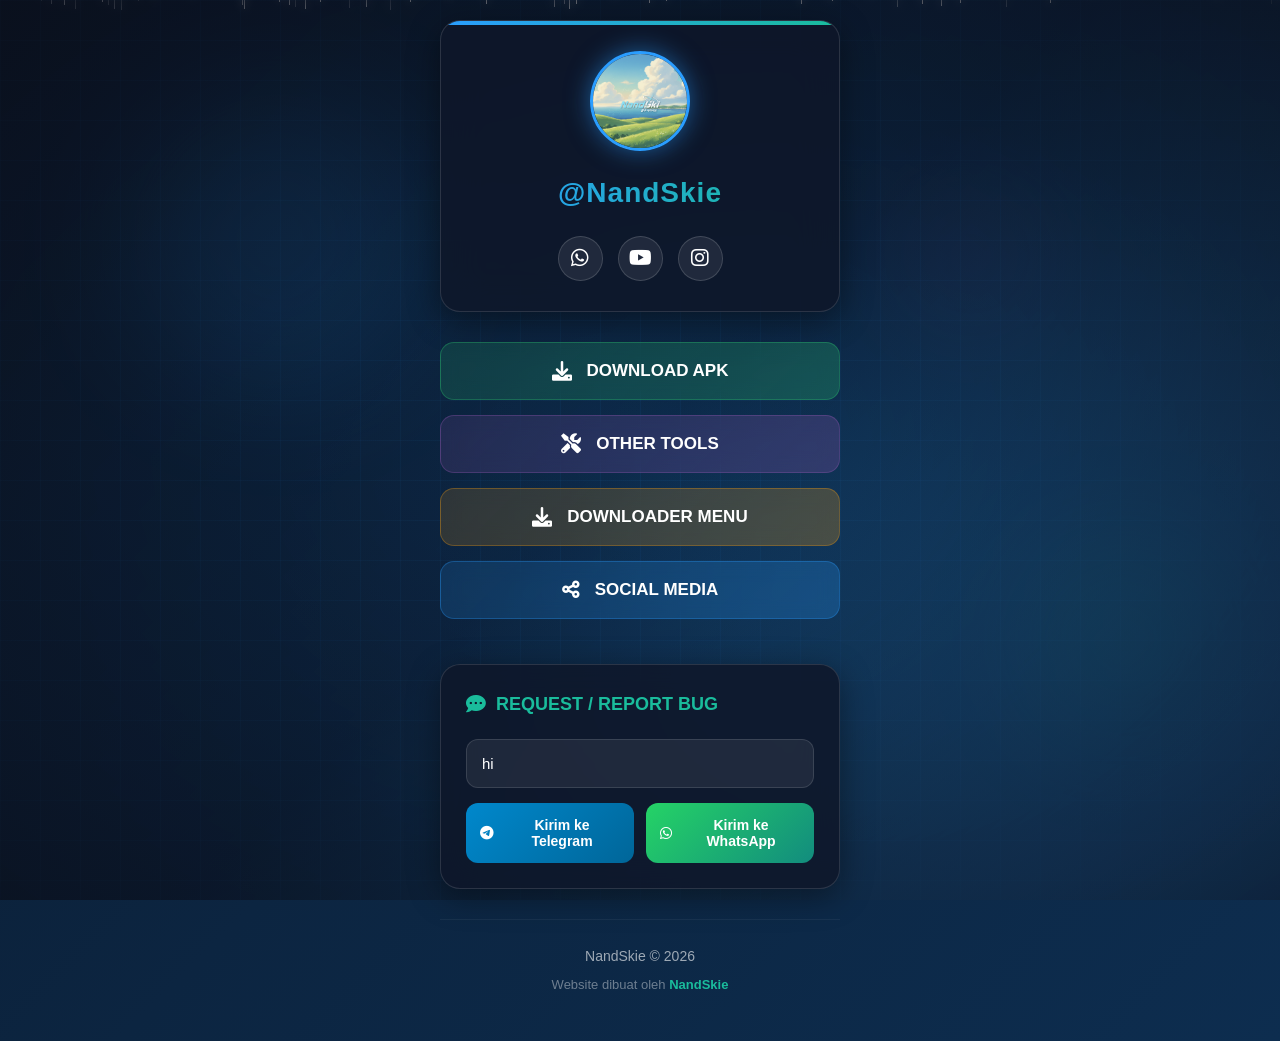
<file: index.html>
<!DOCTYPE html>
<html lang="id">
<head>
    <meta charset="UTF-8">
    <meta name="viewport" content="width=device-width, initial-scale=1.0">
    <title>NandSkie - Official Links</title>
    <link rel="stylesheet" href="https://cdnjs.cloudflare.com/ajax/libs/font-awesome/6.0.0/css/all.min.css">
    <style>
        /* ===== CSS VARIABLES - GAMING NEON LURUS ===== */
        :root {
            /* 🎨 COLOR SYSTEM - GAMING NEON */
            --neon-blue: #2a9dff;
            --neon-cyan: #1abc9c;
            --neon-purple: #9b59b6;
            --neon-green: #2ecc71;
            --neon-orange: #f39c12;
            --neon-pink: #e84393;
            --neon-red: #e74c3c;
            --neon-yellow: #f1c40f;
            
            /* Light variants for hover effects */
            --neon-blue-light: rgba(42, 157, 255, 0.3);
            --neon-cyan-light: rgba(26, 188, 156, 0.3);
            --neon-purple-light: rgba(155, 89, 182, 0.3);
            --neon-green-light: rgba(46, 204, 113, 0.3);
            
            /* Background & Glass */
            --bg-dark: #0a0e1a;
            --bg-darker: #070a15;
            --glass-bg: rgba(15, 23, 42, 0.85);
            --glass-border: rgba(255, 255, 255, 0.12);
            --glass-shadow: 0 8px 32px rgba(0, 0, 0, 0.4);
            
            /* Neon Glow Effects */
            --glow-blue: 0 0 20px rgba(42, 157, 255, 0.7);
            --glow-cyan: 0 0 20px rgba(26, 188, 156, 0.7);
            --glow-purple: 0 0 20px rgba(155, 89, 182, 0.7);
            --glow-green: 0 0 20px rgba(46, 204, 113, 0.7);
            
            /* Typography - Professional Gaming */
            --font-heading: 'Orbitron', sans-serif;
            --font-body: 'Poppins', sans-serif;
            --font-mono: 'JetBrains Mono', monospace;
        }
        
        /* ===== FONT IMPORTS ===== */
        @import url('https://fonts.googleapis.com/css2?family=Orbitron:wght@400;500;600;700;800&family=Poppins:wght@300;400;500;600;700&family=JetBrains+Mono:wght@300;400;500&display=swap');
        
        /* ===== RESET & BASE STYLES ===== */
        * {
            margin: 0;
            padding: 0;
            box-sizing: border-box;
        }
        
        html {
            scroll-behavior: smooth;
        }
        
        body {
            font-family: var(--font-body);
            background: linear-gradient(135deg, #0a1a2d, #0c2541, #0d2d4f);
            color: #ffffff;
            min-height: 100vh;
            overflow-x: hidden;
            line-height: 1.6;
            position: relative;
            -webkit-font-smoothing: antialiased;
            -moz-osx-font-smoothing: grayscale;
        }
        
        /* ===== BACKGROUND SYSTEM - NEON BIRU & HUJAN ===== */
        .background-container {
            position: fixed;
            top: 0;
            left: 0;
            width: 100%;
            height: 100%;
            z-index: 1;
            pointer-events: none;
            overflow: hidden;
        }
        
        /* Layer 1: Gradient Neon Biru */
        .bg-gradient {
            position: absolute;
            top: 0;
            left: 0;
            width: 100%;
            height: 100%;
            background: linear-gradient(
                135deg,
                rgba(10, 26, 45, 0.95) 0%,
                rgba(12, 37, 65, 0.9) 25%,
                rgba(13, 45, 79, 0.85) 50%,
                rgba(26, 92, 147, 0.8) 75%,
                rgba(42, 157, 255, 0.7) 100%
            );
            z-index: 1;
        }
        
        /* Layer 2: Pola Grid Neon Biru */
        .grid-pattern {
            position: absolute;
            top: 0;
            left: 0;
            width: 100%;
            height: 100%;
            background-image: 
                linear-gradient(rgba(42, 157, 255, 0.1) 1px, transparent 1px),
                linear-gradient(90deg, rgba(42, 157, 255, 0.1) 1px, transparent 1px);
            background-size: 40px 40px;
            z-index: 2;
            opacity: 0.6;
            animation: gridPulse 20s linear infinite;
        }
        
        /* Layer 3: Efek Glow & Cahaya */
        .glow-effects {
            position: absolute;
            top: 0;
            left: 0;
            width: 100%;
            height: 100%;
            z-index: 3;
            opacity: 0.5;
        }
        
        .glow-orb {
            position: absolute;
            border-radius: 50%;
            filter: blur(60px);
        }
        
        .glow-orb-1 {
            width: 300px;
            height: 300px;
            background: rgba(42, 157, 255, 0.3);
            top: 10%;
            left: 10%;
            animation: floatOrb1 25s ease-in-out infinite;
        }
        
        .glow-orb-2 {
            width: 200px;
            height: 200px;
            background: rgba(26, 188, 156, 0.2);
            top: 60%;
            left: 80%;
            animation: floatOrb2 30s ease-in-out infinite;
        }
        
        .glow-orb-3 {
            width: 150px;
            height: 150px;
            background: rgba(155, 89, 182, 0.15);
            top: 20%;
            left: 70%;
            animation: floatOrb3 20s ease-in-out infinite;
        }
        
        /* Layer 4: Efek Hujan/Tetesan */
        .rain-container {
            position: absolute;
            top: 0;
            left: 0;
            width: 100%;
            height: 100%;
            z-index: 4;
            overflow: hidden;
        }
        
        .raindrop {
            position: absolute;
            top: -20px;
            width: 1px;
            height: 20px;
            background: linear-gradient(to bottom, transparent, rgba(255, 255, 255, 0.9));
            border-radius: 0 0 2px 2px;
            animation: rainFall linear infinite;
            box-shadow: 0 0 10px rgba(255, 255, 255, 0.7);
        }
        
        .raindrop:nth-child(1) {
            left: 5%;
            animation-duration: 1.8s;
            animation-delay: 0.1s;
            height: 25px;
        }
        
        .raindrop:nth-child(2) {
            left: 15%;
            animation-duration: 2.2s;
            animation-delay: 0.5s;
            height: 18px;
        }
        
        .raindrop:nth-child(3) {
            left: 25%;
            animation-duration: 1.5s;
            animation-delay: 0.2s;
            height: 22px;
        }
        
        .raindrop:nth-child(4) {
            left: 35%;
            animation-duration: 2s;
            animation-delay: 0.7s;
            height: 20px;
        }
        
        .raindrop:nth-child(5) {
            left: 45%;
            animation-duration: 2.3s;
            animation-delay: 0.3s;
            height: 24px;
        }
        
        .raindrop:nth-child(6) {
            left: 55%;
            animation-duration: 1.7s;
            animation-delay: 0.6s;
            height: 19px;
        }
        
        .raindrop:nth-child(7) {
            left: 65%;
            animation-duration: 2.1s;
            animation-delay: 0.4s;
            height: 21px;
        }
        
        .raindrop:nth-child(8) {
            left: 75%;
            animation-duration: 1.9s;
            animation-delay: 0.9s;
            height: 23px;
        }
        
        .raindrop:nth-child(9) {
            left: 85%;
            animation-duration: 2.4s;
            animation-delay: 0.2s;
            height: 17px;
        }
        
        .raindrop:nth-child(10) {
            left: 95%;
            animation-duration: 1.6s;
            animation-delay: 0.8s;
            height: 20px;
        }
        
        /* Tambahan tetesan hujan untuk kepadatan lebih */
        .raindrop:nth-child(11) {
            left: 8%;
            animation-duration: 2s;
            animation-delay: 1.1s;
            height: 22px;
        }
        
        .raindrop:nth-child(12) {
            left: 22%;
            animation-duration: 1.9s;
            animation-delay: 1.3s;
            height: 19px;
        }
        
        .raindrop:nth-child(13) {
            left: 38%;
            animation-duration: 2.1s;
            animation-delay: 1.5s;
            height: 24px;
        }
        
        .raindrop:nth-child(14) {
            left: 52%;
            animation-duration: 1.8s;
            animation-delay: 1.7s;
            height: 21px;
        }
        
        .raindrop:nth-child(15) {
            left: 68%;
            animation-duration: 2.2s;
            animation-delay: 1.9s;
            height: 18px;
        }
        
        .raindrop:nth-child(16) {
            left: 82%;
            animation-duration: 1.7s;
            animation-delay: 2.1s;
            height: 23px;
        }
        
        .raindrop:nth-child(17) {
            left: 12%;
            animation-duration: 2.3s;
            animation-delay: 2.3s;
            height: 20px;
        }
        
        .raindrop:nth-child(18) {
            left: 32%;
            animation-duration: 1.6s;
            animation-delay: 2.5s;
            height: 22px;
        }
        
        .raindrop:nth-child(19) {
            left: 48%;
            animation-duration: 2s;
            animation-delay: 2.7s;
            height: 19px;
        }
        
        .raindrop:nth-child(20) {
            left: 72%;
            animation-duration: 1.9s;
            animation-delay: 2.9s;
            height: 24px;
        }
        
        /* Layer 5: Overlay Gelap untuk Kontras */
        .overlay-dark {
            position: absolute;
            top: 0;
            left: 0;
            width: 100%;
            height: 100%;
            background: radial-gradient(
                ellipse at center,
                transparent 0%,
                rgba(10, 14, 26, 0.6) 70%,
                rgba(10, 14, 26, 0.8) 100%
            );
            z-index: 5;
        }
        
        /* ===== MAIN CONTAINER - LURUS & STABIL ===== */
        .main-container {
            position: relative;
            max-width: 500px;
            margin: 0 auto;
            padding: 20px;
            z-index: 10;
            min-height: 100vh;
            display: flex;
            flex-direction: column;
            justify-content: center;
            align-items: center;
        }
        
        /* ===== PROFILE SECTION - PROFESSIONAL CARD ===== */
        .profile-card {
            width: 100%;
            max-width: 400px;
            background: var(--glass-bg);
            backdrop-filter: blur(20px);
            border: 1px solid var(--glass-border);
            border-radius: 20px;
            padding: 30px;
            margin-bottom: 30px;
            box-shadow: var(--glass-shadow);
            position: relative;
            overflow: hidden;
            transition: transform 0.3s ease, box-shadow 0.3s ease;
        }
        
        .profile-card::before {
            content: '';
            position: absolute;
            top: 0;
            left: 0;
            width: 100%;
            height: 4px;
            background: linear-gradient(90deg, var(--neon-blue), var(--neon-cyan));
            border-radius: 20px 20px 0 0;
        }
        
        .profile-card:hover {
            transform: translateY(-5px);
            box-shadow: var(--glass-shadow), var(--glow-blue);
        }
        
        .avatar-container {
            display: flex;
            justify-content: center;
            margin-bottom: 20px;
        }
        
        .profile-avatar {
            width: 100px;
            height: 100px;
            border-radius: 50%;
            object-fit: cover;
            border: 3px solid var(--neon-blue);
            box-shadow: 0 0 25px rgba(42, 157, 255, 0.5);
            transition: all 0.3s ease;
        }
        
        .profile-avatar:hover {
            box-shadow: 0 0 35px rgba(42, 157, 255, 0.8);
            border-color: var(--neon-cyan);
        }
        
        .username {
            text-align: center;
            font-family: var(--font-heading);
            font-size: 28px;
            font-weight: 700;
            margin-bottom: 20px;
            background: linear-gradient(90deg, var(--neon-blue), var(--neon-cyan));
            -webkit-background-clip: text;
            background-clip: text;
            color: transparent;
            letter-spacing: 1px;
        }
        
        .social-links {
            display: flex;
            justify-content: center;
            gap: 15px;
            margin-top: 20px;
        }
        
        .social-link {
            width: 45px;
            height: 45px;
            border-radius: 50%;
            display: flex;
            align-items: center;
            justify-content: center;
            background: rgba(255, 255, 255, 0.08);
            border: 1px solid rgba(255, 255, 255, 0.15);
            color: white;
            font-size: 20px;
            text-decoration: none;
            transition: all 0.3s cubic-bezier(0.4, 0, 0.2, 1);
        }
        
        .social-link:hover {
            background: var(--neon-blue-light);
            transform: translateY(-3px);
            box-shadow: var(--glow-blue);
        }
        
        /* ===== MAIN MENU - 4 TOMBOL LURUS ===== */
        .main-menu {
            width: 100%;
            max-width: 400px;
            margin-bottom: 30px;
        }
        
        .menu-button {
            width: 100%;
            padding: 18px 24px;
            margin-bottom: 15px;
            border: none;
            border-radius: 14px;
            background: rgba(255, 255, 255, 0.05);
            backdrop-filter: blur(10px);
            border: 1px solid var(--glass-border);
            color: white;
            font-family: var(--font-body);
            font-size: 17px;
            font-weight: 600;
            display: flex;
            align-items: center;
            justify-content: center;
            gap: 15px;
            cursor: pointer;
            transition: all 0.3s cubic-bezier(0.4, 0, 0.2, 1);
            position: relative;
            overflow: hidden;
            /* LURUS - NO ROTATE */
            transform: none !important;
        }
        
        .menu-button i {
            font-size: 20px;
            transition: transform 0.3s ease;
        }
        
        .menu-button::before {
            content: '';
            position: absolute;
            top: 0;
            left: -100%;
            width: 100%;
            height: 100%;
            background: linear-gradient(
                90deg,
                transparent,
                rgba(255, 255, 255, 0.1),
                transparent
            );
            transition: left 0.6s ease;
        }
        
        .menu-button:hover::before {
            left: 100%;
        }
        
        .menu-button:hover {
            transform: translateY(-3px) !important; /* Tetap LURUS */
            box-shadow: 0 10px 25px rgba(0, 0, 0, 0.3);
        }
        
        .menu-button:hover i {
            transform: scale(1.15);
        }
        
        /* Color Variations - Tetap LURUS */
        .btn-download {
            background: linear-gradient(135deg, 
                rgba(46, 204, 113, 0.15), 
                rgba(46, 204, 113, 0.25));
            border-color: rgba(46, 204, 113, 0.3);
        }
        
        .btn-download:hover {
            box-shadow: var(--glow-green);
        }
        
        .btn-tools {
            background: linear-gradient(135deg, 
                rgba(155, 89, 182, 0.15), 
                rgba(155, 89, 182, 0.25));
            border-color: rgba(155, 89, 182, 0.3);
        }
        
        .btn-tools:hover {
            box-shadow: var(--glow-purple);
        }
        
        .btn-downloader {
            background: linear-gradient(135deg, 
                rgba(243, 156, 18, 0.15), 
                rgba(243, 156, 18, 0.25));
            border-color: rgba(243, 156, 18, 0.3);
        }
        
        .btn-downloader:hover {
            box-shadow: 0 0 20px rgba(243, 156, 18, 0.7);
        }
        
        .btn-social {
            background: linear-gradient(135deg, 
                rgba(42, 157, 255, 0.15), 
                rgba(42, 157, 255, 0.25));
            border-color: rgba(42, 157, 255, 0.3);
        }
        
        .btn-social:hover {
            box-shadow: var(--glow-blue);
        }
        
        /* ===== REQUEST SECTION - PROFESSIONAL INPUT ===== */
        .request-section {
            width: 100%;
            max-width: 400px;
            background: var(--glass-bg);
            backdrop-filter: blur(20px);
            border: 1px solid var(--glass-border);
            border-radius: 20px;
            padding: 25px;
            margin-bottom: 30px;
            box-shadow: var(--glass-shadow);
        }
        
        .section-title {
            font-family: var(--font-heading);
            font-size: 18px;
            margin-bottom: 20px;
            display: flex;
            align-items: center;
            gap: 10px;
            color: var(--neon-cyan);
        }
        
        .section-title i {
            font-size: 20px;
        }
        
        .message-input {
            width: 100%;
            padding: 15px;
            background: rgba(255, 255, 255, 0.07);
            border: 1px solid var(--glass-border);
            border-radius: 12px;
            color: white;
            font-family: var(--font-body);
            font-size: 15px;
            margin-bottom: 15px;
            transition: all 0.3s ease;
            outline: none;
        }
        
        .message-input:focus {
            border-color: var(--neon-blue);
            box-shadow: 0 0 15px rgba(42, 157, 255, 0.3);
        }
        
        .request-buttons {
            display: grid;
            grid-template-columns: 1fr 1fr;
            gap: 12px;
        }
        
        .request-btn {
            padding: 14px;
            border: none;
            border-radius: 12px;
            font-family: var(--font-body);
            font-weight: 600;
            font-size: 14px;
            cursor: pointer;
            transition: all 0.3s cubic-bezier(0.4, 0, 0.2, 1);
            display: flex;
            align-items: center;
            justify-content: center;
            gap: 10px;
            color: white;
            /* LURUS - NO ROTATE */
            transform: none !important;
        }
        
        .request-btn:hover {
            transform: translateY(-2px) !important; /* Tetap LURUS */
            box-shadow: 0 8px 20px rgba(0, 0, 0, 0.3);
        }
        
        .btn-telegram {
            background: linear-gradient(135deg, #0088cc, #006699);
        }
        
        .btn-whatsapp {
            background: linear-gradient(135deg, #25D366, #128C7E);
        }
        
        /* ===== MODAL SYSTEM - PROFESSIONAL GLASS ===== */
        .modal-overlay {
            position: fixed;
            top: 0;
            left: 0;
            width: 100%;
            height: 100%;
            background: rgba(0, 0, 0, 0.85);
            backdrop-filter: blur(10px);
            display: flex;
            justify-content: center;
            align-items: center;
            z-index: 1000;
            opacity: 0;
            visibility: hidden;
            transition: all 0.3s cubic-bezier(0.4, 0, 0.2, 1);
        }
        
        .modal-overlay.active {
            opacity: 1;
            visibility: visible;
        }
        
        .modal-container {
            width: 90%;
            max-width: 500px;
            max-height: 80vh;
            background: var(--glass-bg);
            backdrop-filter: blur(25px);
            border: 1px solid var(--glass-border);
            border-radius: 20px;
            box-shadow: var(--glass-shadow), 0 0 50px rgba(42, 157, 255, 0.2);
            overflow: hidden;
            transform: translateY(30px);
            transition: transform 0.4s cubic-bezier(0.4, 0, 0.2, 1);
        }
        
        .modal-overlay.active .modal-container {
            transform: translateY(0);
        }
        
        .modal-header {
            padding: 25px;
            border-bottom: 1px solid var(--glass-border);
            display: flex;
            justify-content: space-between;
            align-items: center;
            background: rgba(0, 0, 0, 0.3);
        }
        
        .modal-title {
            font-family: var(--font-heading);
            font-size: 22px;
            font-weight: 600;
            display: flex;
            align-items: center;
            gap: 12px;
            color: white;
        }
        
        .modal-close {
            background: transparent;
            border: none;
            color: white;
            font-size: 28px;
            cursor: pointer;
            width: 40px;
            height: 40px;
            display: flex;
            align-items: center;
            justify-content: center;
            border-radius: 50%;
            transition: all 0.3s ease;
        }
        
        .modal-close:hover {
            background: rgba(231, 76, 60, 0.2);
        }
        
        /* ===== SEARCH BAR - STYLE ===== */
        .search-container {
            padding: 20px 25px 10px 25px;
            border-bottom: 1px solid var(--glass-border);
        }
        
        .search-bar {
            display: flex;
            align-items: center;
            background: rgba(255, 255, 255, 0.07);
            border: 1px solid var(--glass-border);
            border-radius: 12px;
            padding: 12px 16px;
            transition: all 0.3s ease;
        }
        
        .search-bar:focus-within {
            border-color: var(--neon-blue);
            box-shadow: 0 0 15px rgba(42, 157, 255, 0.3);
        }
        
        .search-icon {
            color: var(--neon-cyan);
            font-size: 18px;
            margin-right: 12px;
        }
        
        .search-input {
            flex: 1;
            background: transparent;
            border: none;
            color: white;
            font-family: var(--font-body);
            font-size: 15px;
            outline: none;
        }
        
        .search-input::placeholder {
            color: rgba(255, 255, 255, 0.5);
        }
        
        .clear-search {
            background: transparent;
            border: none;
            color: rgba(255, 255, 255, 0.5);
            font-size: 18px;
            cursor: pointer;
            padding: 0 5px;
            display: none;
            transition: color 0.3s ease;
        }
        
        .clear-search:hover {
            color: var(--neon-red);
        }
        
        .search-hint {
            font-size: 12px;
            color: rgba(255, 255, 255, 0.4);
            margin-top: 8px;
            text-align: center;
        }
        
        .modal-content {
            padding: 25px;
            overflow-y: auto;
            max-height: calc(80vh - 140px);
        }
        
        /* Custom Scrollbar */
        .modal-content::-webkit-scrollbar {
            width: 6px;
        }
        
        .modal-content::-webkit-scrollbar-track {
            background: rgba(255, 255, 255, 0.05);
            border-radius: 3px;
        }
        
        .modal-content::-webkit-scrollbar-thumb {
            background: var(--neon-blue);
            border-radius: 3px;
        }
        
        /* ===== LINK GRID - PROFESSIONAL LAYOUT ===== */
        .link-grid {
            display: grid;
            grid-template-columns: 1fr;
            gap: 15px;
        }
        
        @media (min-width: 768px) {
            .link-grid {
                grid-template-columns: repeat(2, 1fr);
            }
        }
        
        .link-button {
            display: flex;
            align-items: center;
            gap: 15px;
            padding: 18px 20px;
            background: rgba(255, 255, 255, 0.05);
            border: 1px solid var(--glass-border);
            border-radius: 14px;
            text-decoration: none;
            color: white;
            transition: all 0.3s cubic-bezier(0.4, 0, 0.2, 1);
            position: relative;
            overflow: hidden;
            /* LURUS - NO ROTATE */
            transform: none !important;
        }
        
        .link-button:hover {
            transform: translateY(-3px) !important; /* Tetap LURUS */
            background: rgba(255, 255, 255, 0.08);
            box-shadow: 0 10px 25px rgba(0, 0, 0, 0.3);
        }
        
        .link-button i {
            font-size: 22px;
            width: 30px;
            text-align: center;
            transition: transform 0.3s ease;
        }
        
        .link-button:hover i {
            transform: scale(1.15);
        }
        
        .link-text {
            flex: 1;
            font-weight: 500;
            font-size: 15px;
        }
        
        .link-desc {
            font-size: 12px;
            color: rgba(255, 255, 255, 0.6);
            margin-top: 4px;
        }
        
        .link-arrow {
            opacity: 0;
            transform: translateX(-10px);
            transition: all 0.3s ease;
        }
        
        .link-button:hover .link-arrow {
            opacity: 1;
            transform: translateX(0);
        }
        
        /* Link Color Variations */
        .link-blue {
            border-color: rgba(42, 157, 255, 0.3);
        }
        
        .link-blue:hover {
            box-shadow: var(--glow-blue);
        }
        
        .link-green {
            border-color: rgba(46, 204, 113, 0.3);
        }
        
        .link-green:hover {
            box-shadow: var(--glow-green);
        }
        
        .link-purple {
            border-color: rgba(155, 89, 182, 0.3);
        }
        
        .link-purple:hover {
            box-shadow: var(--glow-purple);
        }
        
        .link-cyan {
            border-color: rgba(26, 188, 156, 0.3);
        }
        
        .link-cyan:hover {
            box-shadow: var(--glow-cyan);
        }
        
        .link-pink {
            border-color: rgba(232, 67, 147, 0.3);
        }
        
        .link-pink:hover {
            box-shadow: 0 0 20px rgba(232, 67, 147, 0.7);
        }
        
        .link-red {
            border-color: rgba(231, 76, 60, 0.3);
        }
        
        .link-red:hover {
            box-shadow: 0 0 20px rgba(231, 76, 60, 0.7);
        }
        
        .link-gray {
            border-color: rgba(149, 165, 166, 0.3);
        }
        
        /* ===== SEARCH RESULTS ===== */
        .no-results {
            text-align: center;
            padding: 40px 20px;
            color: rgba(255, 255, 255, 0.5);
        }
        
        .no-results i {
            font-size: 40px;
            margin-bottom: 15px;
            color: var(--neon-purple);
        }
        
        /* ===== FOOTER - PROFESSIONAL STYLE ===== */
        .footer {
            text-align: center;
            padding: 25px 0;
            color: rgba(255, 255, 255, 0.6);
            font-size: 14px;
            width: 100%;
            max-width: 400px;
            border-top: 1px solid rgba(255, 255, 255, 0.05);
        }
        
        .copyright {
            margin-bottom: 8px;
        }
        
        .credit {
            font-size: 13px;
            color: rgba(255, 255, 255, 0.4);
        }
        
        .credit strong {
            color: var(--neon-cyan);
        }
        
        /* ===== ANIMATION KEYFRAMES ===== */
        @keyframes gridPulse {
            0%, 100% {
                opacity: 0.6;
            }
            50% {
                opacity: 0.8;
            }
        }
        
        @keyframes floatOrb1 {
            0%, 100% {
                transform: translate(0, 0) scale(1);
            }
            33% {
                transform: translate(30px, 20px) scale(1.1);
            }
            66% {
                transform: translate(-20px, 10px) scale(0.9);
            }
        }
        
        @keyframes floatOrb2 {
            0%, 100% {
                transform: translate(0, 0) scale(1);
            }
            33% {
                transform: translate(-25px, 15px) scale(1.05);
            }
            66% {
                transform: translate(15px, -10px) scale(0.95);
            }
        }
        
        @keyframes floatOrb3 {
            0%, 100% {
                transform: translate(0, 0) scale(1);
            }
            50% {
                transform: translate(10px, -15px) scale(1.08);
            }
        }
        
        /* Animasi tetesan hujan */
        @keyframes rainFall {
            0% {
                transform: translateY(-100px) translateX(0);
                opacity: 0;
            }
            10% {
                opacity: 1;
            }
            90% {
                opacity: 1;
            }
            100% {
                transform: translateY(100vh) translateX(30px);
                opacity: 0;
            }
        }
        
        @keyframes fadeIn {
            from {
                opacity: 0;
                transform: translateY(20px);
            }
            to {
                opacity: 1;
                transform: translateY(0);
            }
        }
        
        /* ===== RESPONSIVE DESIGN ===== */
        @media (max-width: 768px) {
            .main-container {
                padding: 15px;
            }
            
            .profile-card {
                padding: 25px;
            }
            
            .username {
                font-size: 24px;
            }
            
            .menu-button {
                padding: 16px 20px;
                font-size: 16px;
            }
            
            .modal-container {
                width: 95%;
            }
            
            .modal-title {
                font-size: 20px;
            }
            
            .search-container {
                padding: 15px 20px 10px 20px;
            }
        }
        
        @media (max-width: 480px) {
            .profile-avatar {
                width: 85px;
                height: 85px;
            }
            
            .social-link {
                width: 40px;
                height: 40px;
                font-size: 18px;
            }
            
            .menu-button {
                padding: 15px 18px;
                font-size: 15px;
            }
            
            .request-buttons {
                grid-template-columns: 1fr;
            }
            
            .modal-header {
                padding: 20px;
            }
            
            .modal-content {
                padding: 20px;
            }
            
            .search-container {
                padding: 15px 15px 10px 15px;
            }
            
            /* Kurangi jumlah tetesan hujan di mobile */
            .raindrop:nth-child(n+15) {
                display: none;
            }
        }
        
        /* ===== UTILITY CLASSES ===== */
        .disabled {
            opacity: 0.6;
            cursor: not-allowed !important;
        }
        
        .disabled:hover {
            transform: none !important;
            box-shadow: none !important;
        }
        
        .hidden {
            display: none !important;
        }
        
        .highlight {
            background-color: rgba(42, 157, 255, 0.2);
            border-radius: 2px;
            padding: 0 2px;
        }
        
        .pulse {
            animation: pulse 2s infinite;
        }
        
        @keyframes pulse {
            0%, 100% {
                opacity: 1;
            }
            50% {
                opacity: 0.7;
            }
        }
    </style>
</head>
<body>
    <!-- 🌌 BACKGROUND LAYERS - NEON BIRU & HUJAN -->
    <div class="background-container">
        <!-- Layer 1: Gradient Neon Biru -->
        <div class="bg-gradient"></div>
        
        <!-- Layer 2: Pola Grid -->
        <div class="grid-pattern"></div>
        
        <!-- Layer 3: Efek Glow -->
        <div class="glow-effects">
            <div class="glow-orb glow-orb-1"></div>
            <div class="glow-orb glow-orb-2"></div>
            <div class="glow-orb glow-orb-3"></div>
        </div>
        
        <!-- Layer 4: Efek Hujan/Tetesan -->
        <div class="rain-container">
            <div class="raindrop"></div>
            <div class="raindrop"></div>
            <div class="raindrop"></div>
            <div class="raindrop"></div>
            <div class="raindrop"></div>
            <div class="raindrop"></div>
            <div class="raindrop"></div>
            <div class="raindrop"></div>
            <div class="raindrop"></div>
            <div class="raindrop"></div>
            <div class="raindrop"></div>
            <div class="raindrop"></div>
            <div class="raindrop"></div>
            <div class="raindrop"></div>
            <div class="raindrop"></div>
            <div class="raindrop"></div>
            <div class="raindrop"></div>
            <div class="raindrop"></div>
            <div class="raindrop"></div>
            <div class="raindrop"></div>
        </div>
        
        <!-- Layer 5: Overlay Gelap -->
        <div class="overlay-dark"></div>
    </div>
    
    <!-- 🎮 MAIN CONTAINER -->
    <main class="main-container">
        <!-- 👤 PROFILE CARD -->
        <section class="profile-card" style="animation: fadeIn 0.8s ease-out;">
            <div class="avatar-container">
                <img src="./media/avatar.png" alt="NandSkie" class="profile-avatar" 
                     onerror="this.src='https://ui-avatars.com/api/?name=NandSkie&background=2a9dff&color=fff&bold=true&size=100'">
            </div>
            
            <h1 class="username">@NandSkie</h1>
            
            <div class="social-links">
                <a href="https://wa.me/6282331243615" target="_blank" class="social-link" aria-label="WhatsApp">
                    <i class="fab fa-whatsapp"></i>
                </a>
                <a href="https://youtube.com/@NandSkie" target="_blank" class="social-link" aria-label="YouTube">
                    <i class="fab fa-youtube"></i>
                </a>
                <a href="https://www.instagram.com/nandz.404" target="_blank" class="social-link" aria-label="Instagram">
                    <i class="fab fa-instagram"></i>
                </a>
            </div>
        </section>
        
        <!-- 🔘 MAIN MENU - 4 TOMBOL -->
        <div class="main-menu">
            <button class="menu-button btn-download" onclick="openModal('modalDownload')">
                <i class="fas fa-download"></i>
                <span>DOWNLOAD APK</span>
            </button>
            
            <button class="menu-button btn-tools" onclick="openModal('modalTools')">
                <i class="fas fa-tools"></i>
                <span>OTHER TOOLS</span>
            </button>
            
            <button class="menu-button btn-downloader" onclick="openModal('modalDownloader')">
                <i class="fas fa-download"></i>
                <span>DOWNLOADER MENU</span>
            </button>
            
            <button class="menu-button btn-social" onclick="openModal('modalSocial')">
                <i class="fas fa-share-alt"></i>
                <span>SOCIAL MEDIA</span>
            </button>
        </div>
        
        <!-- 🛠 REQUEST SECTION -->
        <section class="request-section" style="animation: fadeIn 0.8s ease-out 0.2s both;">
            <h2 class="section-title">
                <i class="fas fa-comment-dots"></i>
                REQUEST / REPORT BUG
            </h2>
            
            <input type="text" class="message-input" id="messageInput" placeholder="hi" value="hi">
            
            <div class="request-buttons">
                <button class="request-btn btn-telegram" onclick="sendTelegram()">
                    <i class="fab fa-telegram"></i>
                    Kirim ke Telegram
                </button>
                <button class="request-btn btn-whatsapp" onclick="sendWhatsApp()">
                    <i class="fab fa-whatsapp"></i>
                    Kirim ke WhatsApp
                </button>
            </div>
        </section>
        
        <!-- 📝 FOOTER -->
        <footer class="footer" style="animation: fadeIn 0.8s ease-out 0.4s both;">
            <div class="copyright">
                NandSkie ©️ <span id="currentYear">2026</span>
            </div>
            <div class="credit">
                Website dibuat oleh <strong>NandSkie</strong>
            </div>
        </footer>
    </main>
    
    <!-- 🪟 MODALS -->
    
    <!-- DOWNLOAD APK MODAL - WITH SEARCH -->
    <div class="modal-overlay" id="modalDownload" onclick="closeModalOnBackground(event, 'modalDownload')">
        <div class="modal-container">
            <div class="modal-header">
                <h2 class="modal-title">
                    <i class="fas fa-download"></i>
                    DOWNLOAD APK
                </h2>
                <button class="modal-close" onclick="closeModal('modalDownload')">&times;</button>
            </div>
            
            <!-- 🔎 SEARCH BAR -->
            <div class="search-container">
                <div class="search-bar">
                    <i class="fas fa-search search-icon"></i>
                    <input type="text" class="search-input" id="apkSearch" placeholder="🔎 Cari APK, contoh: Game Guardian, WhatsApp, Instagram..." autocomplete="off">
                    <button class="clear-search" id="clearApkSearch" onclick="clearSearch('apkSearch', 'apkLinks', 'noResultsApk')">
                        <i class="fas fa-times"></i>
                    </button>
                </div>
                <div class="search-hint">
                    Ketik nama APK untuk mencari, contoh: <strong>Game Guardian</strong>, <strong>WhatsApp</strong>, <strong>Instagram</strong>
                </div>
            </div>
            
            <div class="modal-content">
                <div class="link-grid" id="apkLinks">
                    <!-- Link APK akan di-generate oleh JavaScript -->
                </div>
                
                <!-- No Results Message -->
                <div class="no-results hidden" id="noResultsApk">
                    <i class="fas fa-search"></i>
                    <h3>Tidak ada hasil ditemukan</h3>
                    <p>Coba kata kunci lain seperti <strong>Game Guardian</strong>, <strong>WhatsApp</strong>, atau <strong>Instagram</strong></p>
                </div>
            </div>
        </div>
    </div>
    
    <!-- OTHER TOOLS MODAL - WITH SEARCH -->
    <div class="modal-overlay" id="modalTools" onclick="closeModalOnBackground(event, 'modalTools')">
        <div class="modal-container">
            <div class="modal-header">
                <h2 class="modal-title">
                    <i class="fas fa-tools"></i>
                    OTHER TOOLS
                </h2>
                <button class="modal-close" onclick="closeModal('modalTools')">&times;</button>
            </div>
            
            <!-- 🔎 SEARCH BAR -->
            <div class="search-container">
                <div class="search-bar">
                    <i class="fas fa-search search-icon"></i>
                    <input type="text" class="search-input" id="toolsSearch" placeholder="🔎 Cari Tools, contoh: Winrate, Magicwheel, Zodiac..." autocomplete="off">
                    <button class="clear-search" id="clearToolsSearch" onclick="clearSearch('toolsSearch', 'toolsLinks', 'noResultsTools')">
                        <i class="fas fa-times"></i>
                    </button>
                </div>
                <div class="search-hint">
                    Ketik nama tool untuk mencari, contoh: <strong>Winrate</strong>, <strong>Magicwheel</strong>, <strong>Zodiac</strong>
                </div>
            </div>
            
            <div class="modal-content">
                <div class="link-grid" id="toolsLinks">
                    <!-- Link Tools akan di-generate oleh JavaScript -->
                </div>
                
                <!-- No Results Message -->
                <div class="no-results hidden" id="noResultsTools">
                    <i class="fas fa-search"></i>
                    <h3>Tidak ada hasil ditemukan</h3>
                    <p>Coba kata kunci lain seperti <strong>Winrate</strong>, <strong>Magicwheel</strong>, atau <strong>Zodiac</strong></p>
                </div>
            </div>
        </div>
    </div>
    
    <!-- DOWNLOADER MENU MODAL - WITH SEARCH -->
    <div class="modal-overlay" id="modalDownloader" onclick="closeModalOnBackground(event, 'modalDownloader')">
        <div class="modal-container">
            <div class="modal-header">
                <h2 class="modal-title">
                    <i class="fas fa-download"></i>
                    DOWNLOADER MENU
                </h2>
                <button class="modal-close" onclick="closeModal('modalDownloader')">&times;</button>
            </div>
            
            <!-- 🔎 SEARCH BAR -->
            <div class="search-container">
                <div class="search-bar">
                    <i class="fas fa-search search-icon"></i>
                    <input type="text" class="search-input" id="downloaderSearch" placeholder="🔎 Cari Downloader, contoh: Instagram, TikTok, Facebook..." autocomplete="off">
                    <button class="clear-search" id="clearDownloaderSearch" onclick="clearSearch('downloaderSearch', 'downloaderLinks', 'noResultsDownloader')">
                        <i class="fas fa-times"></i>
                    </button>
                </div>
                <div class="search-hint">
                    Ketik nama downloader untuk mencari, contoh: <strong>Instagram</strong>, <strong>TikTok</strong>, <strong>Facebook</strong>
                </div>
            </div>
            
            <div class="modal-content">
                <div class="link-grid" id="downloaderLinks">
                    <!-- Link Downloader akan di-generate oleh JavaScript -->
                </div>
                
                <!-- No Results Message -->
                <div class="no-results hidden" id="noResultsDownloader">
                    <i class="fas fa-search"></i>
                    <h3>Tidak ada hasil ditemukan</h3>
                    <p>Coba kata kunci lain seperti <strong>Instagram</strong>, <strong>TikTok</strong>, atau <strong>Facebook</strong></p>
                </div>
            </div>
        </div>
    </div>
    
    <!-- SOCIAL MEDIA MODAL - WITH SEARCH -->
    <div class="modal-overlay" id="modalSocial" onclick="closeModalOnBackground(event, 'modalSocial')">
        <div class="modal-container">
            <div class="modal-header">
                <h2 class="modal-title">
                    <i class="fas fa-share-alt"></i>
                    SOCIAL MEDIA
                </h2>
                <button class="modal-close" onclick="closeModal('modalSocial')">&times;</button>
            </div>
            
            <!-- 🔎 SEARCH BAR -->
            <div class="search-container">
                <div class="search-bar">
                    <i class="fas fa-search search-icon"></i>
                    <input type="text" class="search-input" id="socialSearch" placeholder="🔎 Cari Media Sosial, contoh: WhatsApp, Instagram, YouTube..." autocomplete="off">
                    <button class="clear-search" id="clearSocialSearch" onclick="clearSearch('socialSearch', 'socialLinks', 'noResultsSocial')">
                        <i class="fas fa-times"></i>
                    </button>
                </div>
                <div class="search-hint">
                    Ketik nama media sosial untuk mencari, contoh: <strong>WhatsApp</strong>, <strong>Instagram</strong>, <strong>YouTube</strong>
                </div>
            </div>
            
            <div class="modal-content">
                <div class="link-grid" id="socialLinks">
                    <!-- Link Social Media akan di-generate oleh JavaScript -->
                </div>
                
                <!-- No Results Message -->
                <div class="no-results hidden" id="noResultsSocial">
                    <i class="fas fa-search"></i>
                    <h3>Tidak ada hasil ditemukan</h3>
                    <p>Coba kata kunci lain seperti <strong>WhatsApp</strong>, <strong>Instagram</strong>, atau <strong>YouTube</strong></p>
                </div>
            </div>
        </div>
    </div>
    
    <!-- ⚡ JAVASCRIPT -->
    <script>
        // ===== INITIALIZATION =====
        document.addEventListener('DOMContentLoaded', function() {
            // Set current year
            document.getElementById('currentYear').textContent = new Date().getFullYear();
            
            // Initialize message input
            const messageInput = document.getElementById('messageInput');
            if (messageInput) {
                messageInput.addEventListener('focus', function() {
                    this.select();
                });
                
                messageInput.addEventListener('keypress', function(e) {
                    if (e.key === 'Enter') {
                        sendTelegram();
                    }
                });
            }
            
            // Initialize all data and search
            initAllData();
            initAllSearch();
            
            // Add smooth hover effects
            initHoverEffects();
            
            // Generate more raindrops dynamically
            generateRaindrops();
            
            // Console welcome message
            console.log('%c🎮 NandSkie Official Links', 'font-size: 18px; font-weight: bold; color: #2a9dff;');
            console.log('%cWebsite dengan pencarian di semua layout berhasil dimuat!', 'color: #2ecc71;');
        });
        
        // ===== DATA INITIALIZATION =====
        let apkData = [];
        let toolsData = [];
        let downloaderData = [];
        let socialData = [];
        
        function initAllData() {
            // Daftar APK yang tersedia
            apkData = [
                {
                    name: "Multi Space + Game Guardian",
                    desc: "Game hacking tool untuk modifikasi game",
                    url: "https://sub4unlock.co/zmWAZK",
                    icon: "fas fa-gamepad",
                    color: "purple",
                    tags: ["game", "hack", "mod", "cheat", "guardian"]
},
                {
                    name: "Bully Anniversary Edition [Original]",
                    desc: "Bully Anniversary Edition versi original, tanpa mod, mulai dari nol",
                    url: "https://NandSkie.github.io/download-page/bully",
                    icon: "fas fa-gamepad",
                    color: "cyan",
                    tags: ["game", "bully", "download", "original", "pc", "mobile"]
                },
                {
                    name: "Clone Master [PREMIUM]",
                    desc: "Clone Master Premium No ADS",
                    url: "https://NandSkie.github.io/download-page/clone-master",
                    icon: "fas fa-gamepad",
                    color: "cyan",
                    tags: ["premium", "master", "clone"]
                }
            ];
            
            // Daftar Tools yang tersedia
            toolsData = [
                {
                    name: "Winrate Calculator",
                    desc: "Hitung winrate Mobile Legends dengan akurat",
                    url: "winrate-calculate.html",
                    icon: "fas fa-chart-line",
                    color: "cyan",
                    tags: ["winrate", "calculator", "ml", "mobile legends", "statistik"]
                },
                {
                    name: "Magicwheel Calculator",
                    desc: "Kalkulator untuk menghitung magic wheel MLBB",
                    url: "magicwheel-calculate.html",
                    icon: "fas fa-atom",
                    color: "purple",
                    tags: ["magicwheel", "calculator", "mlbb", "spin", "luck"]
                },
                {
                    name: "Zodiac Calculator",
                    desc: "Kalkulator zodiak dan ramalan harian",
                    url: "zodiac-calculate.html",
                    icon: "fas fa-puzzle-piece",
                    color: "blue",
                    tags: ["zodiac", "calculator", "horoscope", "ramalan", "bintang"]
                },
                {
                    name: "Pure Status WhatsApp",
                    desc: "Status WhatsApp tanpa watermark dan iklan",
                    url: "https://pure.zenand.my.id/",
                    icon: "fas fa-cloud-upload-alt",
                    color: "green",
                    tags: ["pure", "status", "whatsapp", "download", "video"]
                },
                {
                    name: "FullScreen Profile WhatsApp",
                    desc: "Foto Profile WhatsApp Support Ukuran 9:16",
                    url: "https://full.zenand.my.id/",
                    icon: "fas fa-cloud-upload-alt",
                    color: "green",
                    tags: ["panjang", "pp", "whatsapp", "hd", "profile"]
                }
            ];
            
            // Daftar Downloader yang tersedia
            downloaderData = [
                {
                    name: "Instagram Downloader",
                    desc: "Download video dan foto dari Instagram",
                    url: "Instagram-downloader.html",
                    icon: "fab fa-instagram",
                    color: "pink",
                    tags: ["instagram", "downloader", "video", "foto", "story"]
                },
                {
                    name: "TikTok Downloader",
                    desc: "Download video TikTok tanpa watermark",
                    url: "tiktok-downloader.html",
                    icon: "fab fa-tiktok",
                    color: "cyan",
                    tags: ["tiktok", "downloader", "video", "short", "watermark"]
                },
                {
                    name: "Facebook Downloader",
                    desc: "Download video dari Facebook dengan mudah",
                    url: "facebook-downloader.html",
                    icon: "fab fa-facebook",
                    color: "blue",
                    tags: ["facebook", "downloader", "video", "reels", "story"]
                },
                {
                    name: "YouTube Downloader",
                    desc: "Download video dan audio dari YouTube",
                    url: "youtube-downloader.html",
                    icon: "fab fa-youtube",
                    color: "red",
                    tags: ["youtube", "downloader", "video", "audio", "mp3"]
                }
            ];
            
            // Daftar Social Media yang tersedia
            socialData = [
                {
                    name: "WhatsApp Personal",
                    desc: "Chat langsung dengan NandSkie",
                    url: "https://wa.me/6282331243615",
                    icon: "fab fa-whatsapp",
                    color: "green",
                    tags: ["whatsapp", "personal", "chat", "contact", "NandSkie"]
                },
                {
                    name: "WhatsApp Bot",
                    desc: "WhatsApp bot dengan berbagai fitur",
                    url: "https://wa.me/6285126839864?text=.menu",
                    icon: "fab fa-whatsapp",
                    color: "green",
                    tags: ["whatsapp", "bot", "automation", "command", "menu"]
                },
                {
                    name: "Group MLBB",
                    desc: "Grup WhatsApp untuk pemain MLBB",
                    url: "https://chat.whatsapp.com/IBpzOhIM5CaE5zs71kxKtC",
                    icon: "fab fa-whatsapp",
                    color: "green",
                    tags: ["group", "mlbb", "mobile legends", "gaming", "community"]
                },
                {
                    name: "Instagram",
                    desc: "Follow Instagram NandSkie",
                    url: "https://www.instagram.com/nandz.404",
                    icon: "fab fa-instagram",
                    color: "pink",
                    tags: ["instagram", "NandSkie", "follow", "social", "photo"]
                },
                {
                    name: "GitHub",
                    desc: "Lihat project dan source code NandSkie",
                    url: "https://github.com/NandSkie",
                    icon: "fab fa-github",
                    color: "gray",
                    tags: ["github", "code", "project", "repository", "developer"]
                },
                {
                    name: "YouTube",
                    desc: "Subscribe channel YouTube NandSkie",
                    url: "https://youtube.com/@NandSkie",
                    icon: "fab fa-youtube",
                    color: "red",
                    tags: ["youtube", "channel", "video", "subscribe", "content"]
                },
                {
                    name: "Telegram",
                    desc: "Join channel Telegram NandSkie",
                    url: "https://t.me/NandCrazyRich",
                    icon: "fab fa-telegram",
                    color: "cyan",
                    tags: ["telegram", "channel", "group", "messenger", "update"]
                }
            ];
            
            // Render initial data untuk semua modal
            renderList('apkLinks', apkData);
            renderList('toolsLinks', toolsData);
            renderList('downloaderLinks', downloaderData);
            renderList('socialLinks', socialData);
        }
        
        function renderList(containerId, items) {
            const container = document.getElementById(containerId);
            const noResults = document.getElementById(`noResults${containerId.replace('Links', '')}`);
            
            if (!container) return;
            
            container.innerHTML = '';
            
            if (items.length === 0) {
                if (noResults) noResults.classList.remove('hidden');
                return;
            }
            
            if (noResults) noResults.classList.add('hidden');
            
            items.forEach(item => {
                const link = document.createElement('a');
                link.className = `link-button link-${item.color} ${item.url === '#' ? 'disabled' : ''}`;
                link.href = item.url;
                link.target = item.url.startsWith('http') ? '_blank' : '_self';
                if (item.url === '#') {
                    link.onclick = (e) => e.preventDefault();
                }
                
                link.innerHTML = `
                    <i class="${item.icon}"></i>
                    <div>
                        <div class="link-text">${item.name}</div>
                        <div class="link-desc">${item.desc}</div>
                    </div>
                    <span class="link-arrow">→</span>
                `;
                
                container.appendChild(link);
            });
        }
        
        // ===== SEARCH FUNCTIONALITY =====
        function initAllSearch() {
            // Setup search untuk semua modal
            setupSearch('apkSearch', 'apkLinks', 'noResultsApk', apkData);
            setupSearch('toolsSearch', 'toolsLinks', 'noResultsTools', toolsData);
            setupSearch('downloaderSearch', 'downloaderLinks', 'noResultsDownloader', downloaderData);
            setupSearch('socialSearch', 'socialLinks', 'noResultsSocial', socialData);
            
            // Focus search ketika modal dibuka
            document.querySelectorAll('.menu-button').forEach(btn => {
                btn.addEventListener('click', function() {
                    setTimeout(() => {
                        const modalType = this.querySelector('span').textContent.toLowerCase();
                        let searchId = '';
                        
                        if (modalType.includes('apk')) searchId = 'apkSearch';
                        else if (modalType.includes('tools')) searchId = 'toolsSearch';
                        else if (modalType.includes('downloader')) searchId = 'downloaderSearch';
                        else if (modalType.includes('social')) searchId = 'socialSearch';
                        
                        const searchInput = document.getElementById(searchId);
                        if (searchInput) {
                            searchInput.focus();
                        }
                    }, 300);
                });
            });
        }
        
        function setupSearch(searchInputId, containerId, noResultsId, dataArray) {
            const searchInput = document.getElementById(searchInputId);
            const clearBtn = document.getElementById(`clear${searchInputId.charAt(0).toUpperCase() + searchInputId.slice(1)}`);
            
            if (!searchInput) return;
            
            // Search on input
            searchInput.addEventListener('input', function() {
                performSearch(this.value, containerId, noResultsId, dataArray);
                updateClearButton(this.value, clearBtn);
            });
            
            // Clear search on X click
            if (clearBtn) {
                clearBtn.addEventListener('click', function() {
                    searchInput.value = '';
                    searchInput.focus();
                    performSearch('', containerId, noResultsId, dataArray);
                    updateClearButton('', clearBtn);
                });
            }
        }
        
        function performSearch(query, containerId, noResultsId, dataArray) {
            if (!query.trim()) {
                renderList(containerId, dataArray);
                return;
            }
            
            const searchTerm = query.toLowerCase().trim();
            const results = dataArray.filter(item => {
                // Cari di nama, deskripsi, dan tags
                return item.name.toLowerCase().includes(searchTerm) ||
                       item.desc.toLowerCase().includes(searchTerm) ||
                       (item.tags && item.tags.some(tag => tag.toLowerCase().includes(searchTerm)));
            });
            
            // Highlight matching text
            const highlightedResults = results.map(item => {
                const regex = new RegExp(`(${searchTerm})`, 'gi');
                const highlightedName = item.name.replace(regex, '<span class="highlight">$1</span>');
                const highlightedDesc = item.desc.replace(regex, '<span class="highlight">$1</span>');
                
                return {
                    ...item,
                    name: highlightedName,
                    desc: highlightedDesc
                };
            });
            
            renderSearchResults(containerId, noResultsId, highlightedResults);
        }
        
        function renderSearchResults(containerId, noResultsId, results) {
            const container = document.getElementById(containerId);
            const noResults = document.getElementById(noResultsId);
            
            if (!container) return;
            
            container.innerHTML = '';
            
            if (results.length === 0) {
                if (noResults) noResults.classList.remove('hidden');
                return;
            }
            
            if (noResults) noResults.classList.add('hidden');
            
            results.forEach(item => {
                const link = document.createElement('a');
                link.className = `link-button link-${item.color} ${item.url === '#' ? 'disabled' : ''}`;
                link.href = item.url;
                link.target = item.url.startsWith('http') ? '_blank' : '_self';
                if (item.url === '#') {
                    link.onclick = (e) => e.preventDefault();
                }
                
                link.innerHTML = `
                    <i class="${item.icon}"></i>
                    <div>
                        <div class="link-text">${item.name}</div>
                        <div class="link-desc">${item.desc}</div>
                    </div>
                    <span class="link-arrow">→</span>
                `;
                
                container.appendChild(link);
            });
        }
        
        function updateClearButton(value, clearBtn) {
            if (clearBtn) {
                clearBtn.style.display = value.trim() ? 'block' : 'none';
            }
        }
        
        function clearSearch(searchInputId, containerId, noResultsId) {
            const searchInput = document.getElementById(searchInputId);
            const dataArray = getDataArrayByContainerId(containerId);
            
            if (searchInput) {
                searchInput.value = '';
                performSearch('', containerId, noResultsId, dataArray);
                updateClearButton('', document.getElementById(`clear${searchInputId.charAt(0).toUpperCase() + searchInputId.slice(1)}`));
            }
        }
        
        function getDataArrayByContainerId(containerId) {
            switch(containerId) {
                case 'apkLinks': return apkData;
                case 'toolsLinks': return toolsData;
                case 'downloaderLinks': return downloaderData;
                case 'socialLinks': return socialData;
                default: return [];
            }
        }
        
        // ===== RAINDROP GENERATION =====
        function generateRaindrops() {
            const rainContainer = document.querySelector('.rain-container');
            if (!rainContainer) return;
            
            // Clear existing raindrops except the CSS ones
            while (rainContainer.children.length > 20) {
                rainContainer.removeChild(rainContainer.lastChild);
            }
            
            // Generate additional raindrops
            for (let i = 0; i < 30; i++) {
                const raindrop = document.createElement('div');
                raindrop.className = 'raindrop';
                
                // Random position
                const left = Math.random() * 100;
                
                // Random properties
                const duration = 1.5 + Math.random() * 1.5;
                const delay = Math.random() * 3;
                const height = 15 + Math.random() * 15;
                
                // Apply styles
                raindrop.style.left = `${left}%`;
                raindrop.style.height = `${height}px`;
                raindrop.style.animationDuration = `${duration}s`;
                raindrop.style.animationDelay = `${delay}s`;
                raindrop.style.opacity = `${0.3 + Math.random() * 0.7}`;
                
                rainContainer.appendChild(raindrop);
            }
        }
        
        // ===== MODAL FUNCTIONS =====
        function openModal(modalId) {
            const modal = document.getElementById(modalId);
            if (modal) {
                modal.classList.add('active');
                document.body.style.overflow = 'hidden';
                
                // Reset search jika membuka modal
                setTimeout(() => {
                    const searchInput = modal.querySelector('.search-input');
                    if (searchInput) {
                        searchInput.value = '';
                        const containerId = modal.querySelector('.link-grid').id;
                        const noResultsId = modal.querySelector('.no-results').id;
                        const dataArray = getDataArrayByContainerId(containerId);
                        performSearch('', containerId, noResultsId, dataArray);
                        searchInput.focus();
                    }
                }, 300);
            }
        }
        
        function closeModal(modalId) {
            const modal = document.getElementById(modalId);
            if (modal) {
                modal.classList.remove('active');
                document.body.style.overflow = 'auto';
            }
        }
        
        function closeModalOnBackground(event, modalId) {
            if (event.target.classList.contains('modal-overlay')) {
                closeModal(modalId);
            }
        }
        
        // Close modal with Escape key
        document.addEventListener('keydown', function(event) {
            if (event.key === 'Escape') {
                const activeModals = document.querySelectorAll('.modal-overlay.active');
                activeModals.forEach(modal => {
                    modal.classList.remove('active');
                });
                document.body.style.overflow = 'auto';
            }
        });
        
        // ===== REQUEST FUNCTIONS =====
        function sendTelegram() {
            const message = document.getElementById('messageInput').value;
            const encodedMessage = encodeURIComponent(message);
            const telegramUrl = `https://t.me/Nand_Xiu?text=${encodedMessage}`;
            window.open(telegramUrl, '_blank');
        }
        
        function sendWhatsApp() {
            const message = document.getElementById('messageInput').value;
            const encodedMessage = encodeURIComponent(message);
            const whatsappUrl = `https://wa.me/6282331243615?text=${encodedMessage}`;
            window.open(whatsappUrl, '_blank');
        }
        
        // ===== UI ENHANCEMENTS =====
        function initHoverEffects() {
            // Add click feedback to all interactive elements
            const interactiveElements = document.querySelectorAll('button, .link-button, .social-link');
            
            interactiveElements.forEach(element => {
                element.addEventListener('mousedown', function() {
                    this.style.transform = 'scale(0.98)';
                });
                
                element.addEventListener('mouseup', function() {
                    this.style.transform = '';
                });
                
                element.addEventListener('mouseleave', function() {
                    this.style.transform = '';
                });
            });
            
            // Add subtle animation to profile avatar
            const avatar = document.querySelector('.profile-avatar');
            if (avatar) {
                setInterval(() => {
                    avatar.style.boxShadow = `0 0 ${25 + Math.random() * 10}px rgba(42, 157, 255, ${0.5 + Math.random() * 0.3})`;
                }, 3000);
            }
        }
        
        // ===== PERFORMANCE OPTIMIZATIONS =====
        // Debounce scroll events for better performance
        let scrollTimeout;
        window.addEventListener('scroll', function() {
            clearTimeout(scrollTimeout);
            scrollTimeout = setTimeout(() => {
                // Optional: Add scroll-based effects here
            }, 100);
        });
        
        // Touch device detection for hover effects
        function isTouchDevice() {
            return ('ontouchstart' in window) || (navigator.maxTouchPoints > 0);
        }
        
        if (isTouchDevice()) {
            document.body.classList.add('touch-device');
        }
    </script>
</body>
</html>
</file>
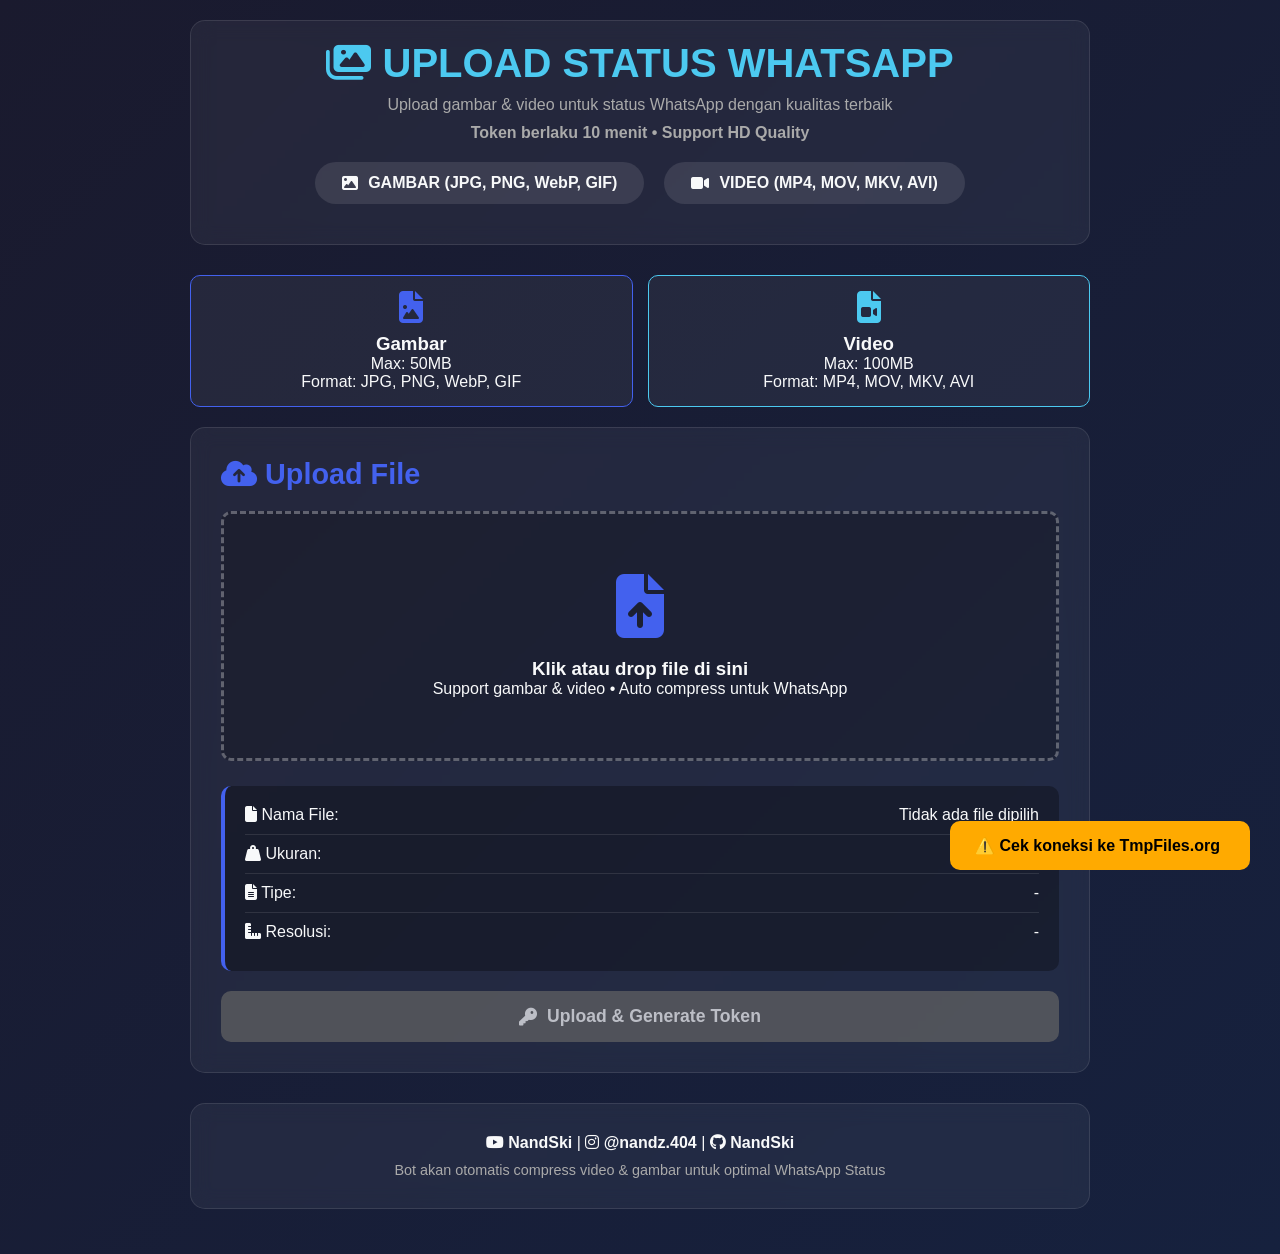
<file: catbox.html>
<!DOCTYPE html>
<html lang="id">
<head>
    <meta charset="UTF-8">
    <meta name="viewport" content="width=device-width, initial-scale=1.0">
    <title>UPLOAD STATUS WHATSAPP - Image & Video</title>
    <style>
        :root {
            --primary: #4361ee;
            --secondary: #3a0ca3;
            --success: #4cc9f0;
            --danger: #f72585;
            --warning: #ffaa00;
            --dark: #1a1a2e;
            --light: #f8f9fa;
        }
        
        * {
            margin: 0;
            padding: 0;
            box-sizing: border-box;
        }
        
        body {
            font-family: 'Segoe UI', Tahoma, Geneva, Verdana, sans-serif;
            background: linear-gradient(135deg, var(--dark) 0%, #16213e 100%);
            color: var(--light);
            min-height: 100vh;
            padding: 20px;
        }
        
        .container {
            max-width: 900px;
            margin: 0 auto;
        }
        
        /* Header */
        .header {
            text-align: center;
            margin-bottom: 30px;
            padding: 20px;
            background: rgba(255, 255, 255, 0.05);
            border-radius: 15px;
            backdrop-filter: blur(10px);
            border: 1px solid rgba(255, 255, 255, 0.1);
        }
        
        .header h1 {
            color: var(--success);
            margin-bottom: 10px;
            font-size: 2.5rem;
        }
        
        .header p {
            color: #aaa;
            margin-bottom: 10px;
        }
        
        /* File Type Indicator */
        .file-type-indicator {
            display: flex;
            justify-content: center;
            gap: 20px;
            margin: 20px 0;
        }
        
        .type-badge {
            padding: 10px 25px;
            border-radius: 25px;
            font-weight: bold;
            display: flex;
            align-items: center;
            gap: 10px;
            background: rgba(255, 255, 255, 0.1);
            border: 2px solid transparent;
        }
        
        .type-badge.active {
            background: var(--primary);
            border-color: var(--success);
        }
        
        /* Card */
        .card {
            background: rgba(255, 255, 255, 0.05);
            border-radius: 15px;
            padding: 30px;
            margin-bottom: 25px;
            border: 1px solid rgba(255, 255, 255, 0.1);
            backdrop-filter: blur(10px);
        }
        
        .card h2 {
            color: var(--primary);
            margin-bottom: 20px;
            font-size: 1.8rem;
        }
        
        /* Upload Area */
        .upload-area {
            border: 3px dashed rgba(255, 255, 255, 0.3);
            border-radius: 10px;
            padding: 60px 20px;
            text-align: center;
            cursor: pointer;
            transition: all 0.3s;
            margin-bottom: 25px;
            background: rgba(0, 0, 0, 0.2);
            position: relative;
            overflow: hidden;
        }
        
        .upload-area:hover {
            border-color: var(--primary);
            background: rgba(67, 97, 238, 0.1);
        }
        
        .upload-area.dragover {
            border-color: var(--success);
            background: rgba(76, 201, 240, 0.1);
        }
        
        .upload-area i {
            font-size: 4rem;
            color: var(--primary);
            margin-bottom: 20px;
        }
        
        /* File Info */
        .file-info {
            background: rgba(0, 0, 0, 0.3);
            padding: 20px;
            border-radius: 10px;
            margin: 20px 0;
            border-left: 4px solid var(--primary);
        }
        
        .info-row {
            display: flex;
            justify-content: space-between;
            margin-bottom: 10px;
            padding-bottom: 10px;
            border-bottom: 1px solid rgba(255, 255, 255, 0.1);
        }
        
        .info-row:last-child {
            border-bottom: none;
            margin-bottom: 0;
        }
        
        /* Preview Container */
        .preview-container {
            margin: 20px 0;
            border-radius: 10px;
            overflow: hidden;
            display: none;
            max-width: 400px;
            margin-left: auto;
            margin-right: auto;
        }
        
        .preview-container.show {
            display: block;
            animation: fadeIn 0.5s;
        }
        
        @keyframes fadeIn {
            from { opacity: 0; transform: scale(0.9); }
            to { opacity: 1; transform: scale(1); }
        }
        
        #filePreview, #videoPreview {
            width: 100%;
            max-height: 300px;
            object-fit: contain;
            border-radius: 8px;
            background: #000;
        }
        
        .preview-controls {
            display: flex;
            gap: 10px;
            margin-top: 10px;
            justify-content: center;
        }
        
        .preview-controls button {
            padding: 8px 15px;
            background: rgba(255, 255, 255, 0.1);
            border: none;
            border-radius: 5px;
            color: white;
            cursor: pointer;
            display: flex;
            align-items: center;
            gap: 5px;
        }
        
        /* Buttons */
        .btn {
            padding: 15px 30px;
            border: none;
            border-radius: 10px;
            font-size: 1.1rem;
            font-weight: bold;
            cursor: pointer;
            transition: all 0.3s;
            display: inline-flex;
            align-items: center;
            gap: 10px;
        }
        
        .btn-primary {
            background: linear-gradient(135deg, var(--primary), var(--secondary));
            color: white;
            width: 100%;
            justify-content: center;
        }
        
        .btn-primary:hover:not(:disabled) {
            transform: translateY(-3px);
            box-shadow: 0 10px 20px rgba(67, 97, 238, 0.3);
        }
        
        .btn-primary:disabled {
            background: #666;
            cursor: not-allowed;
            transform: none;
            box-shadow: none;
            opacity: 0.7;
        }
        
        .btn-success {
            background: linear-gradient(135deg, var(--success), #0099cc);
            color: white;
        }
        
        .btn-warning {
            background: linear-gradient(135deg, var(--warning), #cc8800);
            color: black;
        }
        
        /* Token Box */
        .token-box {
            background: rgba(0, 0, 0, 0.4);
            border-radius: 10px;
            padding: 25px;
            margin: 25px 0;
            border: 2px solid var(--success);
            animation: pulse 2s infinite;
        }
        
        @keyframes pulse {
            0% { box-shadow: 0 0 0 0 rgba(76, 201, 240, 0.4); }
            70% { box-shadow: 0 0 0 10px rgba(76, 201, 240, 0); }
            100% { box-shadow: 0 0 0 0 rgba(76, 201, 240, 0); }
        }
        
        .token-value {
            font-family: 'Courier New', monospace;
            font-size: 1.5rem;
            background: rgba(0, 0, 0, 0.5);
            padding: 15px;
            border-radius: 8px;
            margin: 15px 0;
            word-break: break-all;
            cursor: pointer;
            border: 1px dashed rgba(255, 255, 255, 0.3);
            user-select: all;
        }
        
        .token-value:hover {
            background: rgba(0, 0, 0, 0.6);
            border-color: var(--success);
        }
        
        /* Progress */
        .progress-container {
            margin: 20px 0;
            display: none;
        }
        
        .progress-container.show {
            display: block;
        }
        
        .progress-label {
            display: flex;
            justify-content: space-between;
            margin-bottom: 8px;
            color: var(--light);
        }
        
        .progress {
            height: 12px;
            background: rgba(255, 255, 255, 0.1);
            border-radius: 6px;
            overflow: hidden;
            margin: 10px 0;
        }
        
        .progress-bar {
            height: 100%;
            background: linear-gradient(90deg, var(--primary), var(--success));
            width: 0%;
            transition: width 0.3s ease;
            border-radius: 6px;
        }
        
        /* Toast */
        .toast {
            position: fixed;
            bottom: 30px;
            right: 30px;
            padding: 15px 25px;
            border-radius: 10px;
            display: none;
            align-items: center;
            gap: 10px;
            font-weight: bold;
            animation: slideIn 0.3s;
            z-index: 1000;
            min-width: 300px;
            max-width: 400px;
        }
        
        .toast.success {
            background: var(--success);
            color: black;
        }
        
        .toast.error {
            background: var(--danger);
            color: white;
        }
        
        .toast.warning {
            background: var(--warning);
            color: black;
        }
        
        @keyframes slideIn {
            from { transform: translateX(100px); opacity: 0; }
            to { transform: translateX(0); opacity: 1; }
        }
        
        /* File Limits */
        .file-limits {
            display: grid;
            grid-template-columns: repeat(auto-fit, minmax(200px, 1fr));
            gap: 15px;
            margin: 20px 0;
        }
        
        .limit-card {
            background: rgba(255, 255, 255, 0.05);
            padding: 15px;
            border-radius: 10px;
            text-align: center;
            border: 1px solid rgba(255, 255, 255, 0.1);
        }
        
        .limit-card i {
            font-size: 2rem;
            margin-bottom: 10px;
            display: block;
        }
        
        .limit-card.image {
            border-color: var(--primary);
        }
        
        .limit-card.video {
            border-color: var(--success);
        }
        
        /* Responsive */
        @media (max-width: 768px) {
            .container { padding: 10px; }
            .card { padding: 20px; }
            .header h1 { font-size: 2rem; }
            .token-value { font-size: 1.2rem; }
            .file-type-indicator { flex-direction: column; gap: 10px; }
            .file-limits { grid-template-columns: 1fr; }
            .toast { min-width: 250px; right: 10px; bottom: 10px; }
        }
    </style>
    <link rel="stylesheet" href="https://cdnjs.cloudflare.com/ajax/libs/font-awesome/6.4.0/css/all.min.css">
</head>
<body>
    <div class="container">
        <!-- Header -->
        <div class="header">
            <h1><i class="fas fa-images"></i> UPLOAD STATUS WHATSAPP</h1>
            <p>Upload gambar & video untuk status WhatsApp dengan kualitas terbaik</p>
            <p><strong>Token berlaku 10 menit • Support HD Quality</strong></p>
            
            <div class="file-type-indicator">
                <div class="type-badge" id="imageBadge">
                    <i class="fas fa-image"></i> GAMBAR (JPG, PNG, WebP, GIF)
                </div>
                <div class="type-badge" id="videoBadge">
                    <i class="fas fa-video"></i> VIDEO (MP4, MOV, MKV, AVI)
                </div>
            </div>
        </div>
        
        <!-- File Limits -->
        <div class="file-limits">
            <div class="limit-card image">
                <i class="fas fa-file-image" style="color: #4361ee;"></i>
                <h3>Gambar</h3>
                <p>Max: 50MB</p>
                <p>Format: JPG, PNG, WebP, GIF</p>
            </div>
            <div class="limit-card video">
                <i class="fas fa-file-video" style="color: #4cc9f0;"></i>
                <h3>Video</h3>
                <p>Max: 100MB</p>
                <p>Format: MP4, MOV, MKV, AVI</p>
            </div>
        </div>
        
        <!-- Upload Section -->
        <div class="card" id="uploadSection">
            <h2><i class="fas fa-cloud-upload-alt"></i> Upload File</h2>
            
            <div class="upload-area" id="uploadArea">
                <i class="fas fa-file-upload"></i>
                <h3>Klik atau drop file di sini</h3>
                <p>Support gambar & video • Auto compress untuk WhatsApp</p>
                <input type="file" id="fileInput" accept="image/*,video/*" hidden>
            </div>
            
            <!-- Preview Container -->
            <div class="preview-container" id="previewContainer">
                <img id="filePreview" alt="Image Preview" style="display: none;">
                <video id="videoPreview" controls style="display: none;"></video>
                <div class="preview-controls" id="previewControls" style="display: none;">
                    <button onclick="rotateImage(-90)">
                        <i class="fas fa-undo"></i> Rotate Kiri
                    </button>
                    <button onclick="rotateImage(90)">
                        <i class="fas fa-redo"></i> Rotate Kanan
                    </button>
                    <button onclick="resetPreview()">
                        <i class="fas fa-sync"></i> Reset
                    </button>
                </div>
            </div>
            
            <!-- File Info -->
            <div class="file-info" id="fileInfo">
                <div class="info-row">
                    <span><i class="fas fa-file"></i> Nama File:</span>
                    <span id="fileName">Tidak ada file dipilih</span>
                </div>
                <div class="info-row">
                    <span><i class="fas fa-weight-hanging"></i> Ukuran:</span>
                    <span id="fileSize">-</span>
                </div>
                <div class="info-row">
                    <span><i class="fas fa-file-alt"></i> Tipe:</span>
                    <span id="fileType">-</span>
                </div>
                <div class="info-row">
                    <span><i class="fas fa-ruler-combined"></i> Resolusi:</span>
                    <span id="fileResolution">-</span>
                </div>
            </div>
            
            <!-- Progress Bar -->
            <div class="progress-container" id="progressContainer">
                <div class="progress-label">
                    <span id="progressText">Mempersiapkan upload...</span>
                    <span id="progressPercent">0%</span>
                </div>
                <div class="progress">
                    <div class="progress-bar" id="progressFill"></div>
                </div>
            </div>
            
            <!-- Upload Button -->
            <button class="btn btn-primary" id="uploadBtn" disabled>
                <i class="fas fa-key"></i> Upload & Generate Token
            </button>
        </div>
        
        <!-- Result Section -->
        <div class="card" id="resultSection" style="display: none;">
            <h2><i class="fas fa-check-circle"></i> Upload Berhasil!</h2>
            
            <div class="token-box">
                <h3><i class="fas fa-key"></i> Token Redeem:</h3>
                <div class="token-value" id="tokenDisplay" onclick="copyToken()">
                    NAND-XXXX-XXXXXXXXXXXX
                </div>
                <p><i class="fas fa-clock"></i> Kadaluarsa dalam: <span id="countdown" style="font-weight: bold;">10:00</span></p>
                <button class="btn btn-success" onclick="copyToken()">
                    <i class="fas fa-copy"></i> Salin Token
                </button>
            </div>
            
            <div class="file-info">
                <div class="info-row">
                    <span><i class="fas fa-file"></i> File:</span>
                    <span id="resultFileName">-</span>
                </div>
                <div class="info-row">
                    <span><i class="fas fa-weight-hanging"></i> Ukuran:</span>
                    <span id="resultFileSize">-</span>
                </div>
                <div class="info-row">
                    <span><i class="fas fa-video"></i> Tipe:</span>
                    <span id="resultFileType">-</span>
                </div>
                <div class="info-row">
                    <span><i class="fas fa-link"></i> URL File:</span>
                    <span style="word-break: break-all; font-size: 0.9em;" id="fileUrl">-</span>
                </div>
            </div>
            
            <h3><i class="fab fa-whatsapp"></i> Cara Redeem di WhatsApp:</h3>
            <ol style="margin: 15px 0; padding-left: 25px; line-height: 1.8;">
                <li><strong>Salin token</strong> di atas (klik untuk auto-copy)</li>
                <li>Buka WhatsApp dengan tombol <strong>"BUKA WHATSAPP"</strong></li>
                <li><strong>Tempel token</strong> di chat (format: NAND-ABCD-abc123)</li>
                <li>Bot akan mengirim file ke Anda</li>
                <li><strong>Tahan file</strong> → <strong>Forward</strong> → <strong>"Status Saya"</strong></li>
                <li><span style="color: var(--warning); font-weight: bold;">Token hanya berlaku 10 menit!</span></li>
            </ol>
            
            <div style="display: flex; gap: 15px; margin-top: 25px; flex-wrap: wrap;">
                <button class="btn" style="background: #555; color: white;" onclick="resetForm()">
                    <i class="fas fa-redo"></i> Upload Lagi
                </button>
                <button class="btn" style="background: #25D366; color: white;" onclick="openWhatsApp()">
                    <i class="fab fa-whatsapp"></i> Buka WhatsApp
                </button>
                <button class="btn btn-warning" onclick="testToken()">
                    <i class="fas fa-vial"></i> Test Token
                </button>
            </div>
        </div>
        
        <!-- Footer -->
        <div class="card" style="text-align: center; margin-top: 30px;">
            <p>
                <i class="fab fa-youtube"></i> <strong>NandSki</strong> |
                <i class="fab fa-instagram"></i> <strong>@nandz.404</strong> |
                <i class="fab fa-github"></i> <strong>NandSki</strong>
            </p>
            <p style="color: #aaa; font-size: 0.9rem; margin-top: 10px;">
                Bot akan otomatis compress video & gambar untuk optimal WhatsApp Status
            </p>
        </div>
        
        <!-- Toast -->
        <div class="toast" id="toast"></div>
    </div>

    <script>
        // ==================== KONFIGURASI ====================
        const TMPFILES_API = 'https://tmpfiles.org/api/v1/upload';
        const TOKEN_EXPIRE_MINUTES = 10;
        const MAX_IMAGE_SIZE = 50 * 1024 * 1024; // 50MB
        const MAX_VIDEO_SIZE = 100 * 1024 * 1024; // 100MB
        
        // ==================== VARIABEL ====================
        let currentFile = null;
        let currentToken = null;
        let countdownInterval = null;
        let uploadedUrl = null;
        let imageRotation = 0;
        
        // ==================== EVENT LISTENERS ====================
        document.addEventListener('DOMContentLoaded', () => {
            // Upload area click
            document.getElementById('uploadArea').addEventListener('click', () => {
                document.getElementById('fileInput').click();
            });
            
            // File input change
            document.getElementById('fileInput').addEventListener('change', (e) => {
                if (e.target.files.length > 0) {
                    handleFileSelect(e.target.files[0]);
                }
            });
            
            // Drag and drop
            const uploadArea = document.getElementById('uploadArea');
            uploadArea.addEventListener('dragover', (e) => {
                e.preventDefault();
                uploadArea.classList.add('dragover');
            });
            
            uploadArea.addEventListener('dragleave', (e) => {
                e.preventDefault();
                uploadArea.classList.remove('dragover');
            });
            
            uploadArea.addEventListener('drop', (e) => {
                e.preventDefault();
                uploadArea.classList.remove('dragover');
                
                if (e.dataTransfer.files.length > 0) {
                    handleFileSelect(e.dataTransfer.files[0]);
                }
            });
            
            // Upload button
            document.getElementById('uploadBtn').addEventListener('click', handleUpload);
            
            // Update file type badges
            updateFileTypeBadges();
        });
        
        // ==================== FUNGSI FILE HANDLING ====================
        function handleFileSelect(file) {
            // Reset state
            resetPreview();
            hideError();
            
            // Validasi tipe file
            const isImage = file.type.startsWith('image/');
            const isVideo = file.type.startsWith('video/');
            
            if (!isImage && !isVideo) {
                showToast('❌ Hanya file gambar atau video yang didukung!', 'error');
                return;
            }
            
            // Validasi ukuran
            const maxSize = isImage ? MAX_IMAGE_SIZE : MAX_VIDEO_SIZE;
            if (file.size > maxSize) {
                const maxSizeMB = Math.floor(maxSize / (1024 * 1024));
                showToast(`❌ File terlalu besar! Maksimal ${maxSizeMB}MB untuk ${isImage ? 'gambar' : 'video'}`, 'error');
                return;
            }
            
            currentFile = file;
            
            // Update UI berdasarkan tipe file
            updateFileInfo(file, isImage, isVideo);
            
            // Show preview
            showPreview(file, isImage, isVideo);
            
            // Update file type badges
            updateFileTypeBadges(isImage ? 'image' : 'video');
            
            // Enable upload button
            document.getElementById('uploadBtn').disabled = false;
            
            showToast(`✅ ${isImage ? 'Gambar' : 'Video'} siap diupload!`, 'success');
        }
        
        function updateFileInfo(file, isImage, isVideo) {
            document.getElementById('fileName').textContent = file.name;
            document.getElementById('fileSize').textContent = formatBytes(file.size);
            document.getElementById('fileType').textContent = isImage ? 'Gambar' : 'Video';
            
            // Get resolution/duration
            if (isImage) {
                const reader = new FileReader();
                reader.onload = (e) => {
                    const img = new Image();
                    img.onload = () => {
                        document.getElementById('fileResolution').textContent = 
                            `${img.width} × ${img.height} pixels`;
                    };
                    img.src = e.target.result;
                };
                reader.readAsDataURL(file);
            } else if (isVideo) {
                const video = document.createElement('video');
                video.preload = 'metadata';
                
                video.onloadedmetadata = () => {
                    document.getElementById('fileResolution').textContent = 
                        `${video.videoWidth} × ${video.videoHeight} pixels`;
                };
                
                video.src = URL.createObjectURL(file);
            }
        }
        
        function showPreview(file, isImage, isVideo) {
            const previewContainer = document.getElementById('previewContainer');
            const imagePreview = document.getElementById('filePreview');
            const videoPreview = document.getElementById('videoPreview');
            const previewControls = document.getElementById('previewControls');
            
            previewContainer.classList.add('show');
            
            if (isImage) {
                const reader = new FileReader();
                reader.onload = (e) => {
                    imagePreview.src = e.target.result;
                    imagePreview.style.display = 'block';
                    videoPreview.style.display = 'none';
                    previewControls.style.display = 'flex';
                };
                reader.readAsDataURL(file);
            } else if (isVideo) {
                videoPreview.src = URL.createObjectURL(file);
                videoPreview.style.display = 'block';
                imagePreview.style.display = 'none';
                previewControls.style.display = 'none';
            }
        }
        
        // ==================== FUNGSI PREVIEW CONTROL ====================
        function rotateImage(degrees) {
            imageRotation += degrees;
            const imagePreview = document.getElementById('filePreview');
            imagePreview.style.transform = `rotate(${imageRotation}deg)`;
        }
        
        function resetPreview() {
            imageRotation = 0;
            const imagePreview = document.getElementById('filePreview');
            imagePreview.style.transform = 'rotate(0deg)';
        }
        
        // ==================== FUNGSI UPLOAD KE TMPFILES (VERSI FIX) ====================
        async function handleUpload() {
            if (!currentFile) return;
            
            // Disable button
            const uploadBtn = document.getElementById('uploadBtn');
            uploadBtn.disabled = true;
            uploadBtn.innerHTML = '<i class="fas fa-spinner fa-spin"></i> Mengupload...';
            
            // Show progress
            const progressContainer = document.getElementById('progressContainer');
            progressContainer.classList.add('show');
            updateProgress(0, 'Mempersiapkan upload...');
            
            try {
                // **VERSI BARU: Upload dengan method yang lebih stabil**
                const tmpfilesUrl = await uploadWithMultipleMethods(currentFile);
                const downloadUrl = tmpfilesUrl.replace('tmpfiles.org/', 'tmpfiles.org/dl/');
                uploadedUrl = downloadUrl;
                
                // Generate token untuk bot WhatsApp
                const token = generateToken(downloadUrl, currentFile);
                
                // Show success
                updateProgress(100, 'Upload selesai!');
                
                // Tunggu sebentar untuk efek visual
                await new Promise(resolve => setTimeout(resolve, 500));
                
                // Show result
                showResult(token, downloadUrl);
                
                showToast('✅ Upload berhasil! Token telah dibuat.', 'success');
                
            } catch (error) {
                console.error('Upload error details:', {
                    name: error.name,
                    message: error.message,
                    stack: error.stack,
                    file: currentFile ? {
                        name: currentFile.name,
                        size: currentFile.size,
                        type: currentFile.type
                    } : null
                });
                
                showToast(`❌ Upload gagal: ${error.message}`, 'error');
                
                // Reset button
                uploadBtn.disabled = false;
                uploadBtn.innerHTML = '<i class="fas fa-key"></i> Upload & Generate Token';
            } finally {
                // Hide progress
                progressContainer.classList.remove('show');
                updateProgress(0, '');
            }
        }
        
        // **METHOD 1: Menggunakan fetch API dengan timeout**
        async function uploadWithFetch(file) {
            console.log('Menggunakan method FETCH untuk upload...');
            
            const controller = new AbortController();
            const timeout = setTimeout(() => controller.abort(), 120000); // 2 menit timeout
            
            try {
                const formData = new FormData();
                formData.append('file', file);
                
                const response = await fetch(TMPFILES_API, {
                    method: 'POST',
                    body: formData,
                    signal: controller.signal,
                    headers: {
                        'Accept': 'application/json, text/plain, */*'
                    }
                });
                
                clearTimeout(timeout);
                
                if (!response.ok) {
                    throw new Error(`HTTP ${response.status}: ${response.statusText}`);
                }
                
                const responseText = await response.text();
                console.log('Fetch response:', responseText);
                
                // Coba parse sebagai JSON
                try {
                    const jsonData = JSON.parse(responseText);
                    if (jsonData.data && jsonData.data.url) {
                        return jsonData.data.url;
                    } else if (jsonData.url) {
                        return jsonData.url;
                    } else if (jsonData.success && jsonData.url) {
                        return jsonData.url;
                    }
                } catch (jsonError) {
                    // Jika bukan JSON, cari URL dalam teks
                    const urlMatch = responseText.match(/https?:\/\/tmpfiles\.org\/[^\s"']+/);
                    if (urlMatch) {
                        return urlMatch[0];
                    }
                }
                
                throw new Error('Tidak dapat menemukan URL dalam response');
            } catch (error) {
                clearTimeout(timeout);
                if (error.name === 'AbortError') {
                    throw new Error('Upload timeout (lebih dari 2 menit)');
                }
                throw error;
            }
        }
        
        // **METHOD 2: Menggunakan XMLHttpRequest dengan progress tracking**
        async function uploadWithXHR(file) {
            console.log('Menggunakan method XHR untuk upload...');
            
            return new Promise((resolve, reject) => {
                const xhr = new XMLHttpRequest();
                const formData = new FormData();
                formData.append('file', file);
                
                // Progress tracking
                xhr.upload.addEventListener('progress', (e) => {
                    if (e.lengthComputable) {
                        const percent = (e.loaded / e.total) * 100;
                        updateProgress(percent, `Mengupload... ${Math.round(percent)}%`);
                    }
                });
                
                xhr.onreadystatechange = function() {
                    if (xhr.readyState === 4) {
                        console.log('XHR status:', xhr.status);
                        console.log('XHR response:', xhr.responseText);
                        
                        if (xhr.status === 200) {
                            try {
                                // Coba parse JSON
                                const data = JSON.parse(xhr.responseText);
                                if (data.data && data.data.url) {
                                    resolve(data.data.url);
                                } else if (data.url) {
                                    resolve(data.url);
                                } else {
                                    // Cari URL dalam response text
                                    const urlMatch = xhr.responseText.match(/https?:\/\/tmpfiles\.org\/[^\s"']+/);
                                    if (urlMatch) {
                                        resolve(urlMatch[0]);
                                    } else {
                                        reject(new Error('URL tidak ditemukan dalam response'));
                                    }
                                }
                            } catch (parseError) {
                                // Cari URL dalam plain text
                                const urlMatch = xhr.responseText.match(/https?:\/\/tmpfiles\.org\/[^\s"']+/);
                                if (urlMatch) {
                                    resolve(urlMatch[0]);
                                } else {
                                    reject(new Error('Response tidak valid'));
                                }
                            }
                        } else {
                            reject(new Error(`HTTP ${xhr.status}: ${xhr.statusText}`));
                        }
                    }
                };
                
                xhr.onerror = function() {
                    reject(new Error('Network error - Periksa koneksi internet'));
                };
                
                xhr.ontimeout = function() {
                    reject(new Error('Upload timeout'));
                };
                
                xhr.timeout = 120000; // 2 menit
                xhr.open('POST', TMPFILES_API);
                xhr.setRequestHeader('Accept', 'application/json, text/plain, */*');
                xhr.send(formData);
            });
        }
        
        // **METHOD 3: Coba multiple methods secara berurutan**
        async function uploadWithMultipleMethods(file) {
            console.log('Mencoba multiple upload methods...');
            
            // Method 1: Fetch API
            try {
                const result = await uploadWithFetch(file);
                console.log('✅ Method FETCH berhasil');
                return result;
            } catch (fetchError) {
                console.warn('Method FETCH gagal:', fetchError.message);
                
                // Method 2: XHR
                try {
                    const result = await uploadWithXHR(file);
                    console.log('✅ Method XHR berhasil');
                    return result;
                } catch (xhrError) {
                    console.warn('Method XHR gagal:', xhrError.message);
                    
                    // Method 3: Direct form submission (fallback)
                    try {
                        const result = await uploadWithDirectForm(file);
                        console.log('✅ Method Direct Form berhasil');
                        return result;
                    } catch (directError) {
                        console.warn('Semua method gagal:', directError.message);
                        throw new Error('Semua method upload gagal. Coba file lain atau refresh halaman.');
                    }
                }
            }
        }
        
        // **METHOD 4: Direct form submission (fallback extreme)**
        async function uploadWithDirectForm(file) {
            console.log('Menggunakan method Direct Form (fallback)...');
            
            return new Promise((resolve, reject) => {
                // Buat form secara dinamis
                const form = document.createElement('form');
                form.style.display = 'none';
                form.method = 'POST';
                form.action = TMPFILES_API;
                form.enctype = 'multipart/form-data';
                
                // Buat file input
                const fileInput = document.createElement('input');
                fileInput.type = 'file';
                fileInput.name = 'file';
                
                // Transfer file ke input (hacky way)
                const dataTransfer = new DataTransfer();
                dataTransfer.items.add(file);
                fileInput.files = dataTransfer.files;
                
                form.appendChild(fileInput);
                document.body.appendChild(form);
                
                // Buat iframe untuk response
                const iframe = document.createElement('iframe');
                iframe.name = 'upload-frame';
                iframe.style.display = 'none';
                
                iframe.onload = function() {
                    try {
                        // Coba baca response dari iframe
                        const iframeDoc = iframe.contentDocument || iframe.contentWindow.document;
                        const responseText = iframeDoc.body.textContent || iframeDoc.body.innerHTML;
                        
                        console.log('Direct form response:', responseText);
                        
                        // Cari URL dalam response
                        const urlMatch = responseText.match(/https?:\/\/tmpfiles\.org\/[^\s"']+/);
                        if (urlMatch) {
                            resolve(urlMatch[0]);
                        } else {
                            reject(new Error('URL tidak ditemukan dalam response'));
                        }
                    } catch (e) {
                        reject(new Error('Gagal membaca response dari iframe'));
                    } finally {
                        // Cleanup
                        document.body.removeChild(form);
                        document.body.removeChild(iframe);
                    }
                };
                
                iframe.onerror = function() {
                    reject(new Error('Iframe error'));
                    document.body.removeChild(form);
                    document.body.removeChild(iframe);
                };
                
                document.body.appendChild(iframe);
                form.target = 'upload-frame';
                
                // Submit form
                setTimeout(() => {
                    form.submit();
                }, 100);
            });
        }
        
        function updateProgress(percent, text) {
            const progressFill = document.getElementById('progressFill');
            const progressText = document.getElementById('progressText');
            const progressPercent = document.getElementById('progressPercent');
            
            progressFill.style.width = `${percent}%`;
            progressText.textContent = text;
            progressPercent.textContent = `${Math.round(percent)}%`;
        }
        
        // ==================== FUNGSI GENERATE TOKEN ====================
        function generateToken(fileUrl, file) {
            const isImage = file.type.startsWith('image/');
            const isVideo = file.type.startsWith('video/');
            
            // Extract file ID from URL
            let fileId = '';
            try {
                const urlParts = fileUrl.split('/');
                fileId = urlParts[urlParts.length - 1].split('?')[0];
            } catch (e) {
                fileId = `file_${Date.now()}`;
            }
            
            // Token data structure (compatible with bot)
            const tokenData = {
                id: fileId,
                n: file.name,
                s: file.size,
                t: isImage ? 'image' : (isVideo ? 'video' : 'file'),
                e: Date.now() + (TOKEN_EXPIRE_MINUTES * 60 * 1000),
                u: fileUrl,
                r: imageRotation // Store rotation if any
            };
            
            // Encode to base64
            const jsonStr = JSON.stringify(tokenData);
            const base64 = btoa(unescape(encodeURIComponent(jsonStr)))
                .replace(/=/g, '')
                .replace(/\+/g, '-')
                .replace(/\//g, '_');
            
            // Generate random prefix
            const prefix = Math.random().toString(36).substring(2, 6).toUpperCase();
            
            return `NAND-${prefix}-${base64}`;
        }
        
        // ==================== FUNGSI SHOW RESULT ====================
        function showResult(token, fileUrl) {
            currentToken = token;
            
            // Update UI
            document.getElementById('tokenDisplay').textContent = token;
            document.getElementById('resultFileName').textContent = currentFile.name;
            document.getElementById('resultFileSize').textContent = formatBytes(currentFile.size);
            document.getElementById('resultFileType').textContent = 
                currentFile.type.startsWith('image/') ? 'Gambar' : 'Video';
            document.getElementById('fileUrl').textContent = fileUrl;
            
            // Switch sections
            document.getElementById('uploadSection').style.display = 'none';
            document.getElementById('resultSection').style.display = 'block';
            
            // Start countdown
            startCountdown();
            
            // Auto scroll to result
            document.getElementById('resultSection').scrollIntoView({ 
                behavior: 'smooth',
                block: 'start'
            });
        }
        
        function startCountdown() {
            let timeLeft = TOKEN_EXPIRE_MINUTES * 60; // seconds
            
            function updateCountdown() {
                const minutes = Math.floor(timeLeft / 60);
                const seconds = timeLeft % 60;
                
                const countdownElement = document.getElementById('countdown');
                countdownElement.textContent = 
                    `${minutes.toString().padStart(2, '0')}:${seconds.toString().padStart(2, '0')}`;
                
                // Update color based on time
                if (timeLeft <= 60) {
                    countdownElement.style.color = 'var(--danger)';
                } else if (timeLeft <= 180) {
                    countdownElement.style.color = 'var(--warning)';
                } else {
                    countdownElement.style.color = 'var(--success)';
                }
                
                if (timeLeft <= 0) {
                    clearInterval(countdownInterval);
                    countdownElement.textContent = 'KADALUARSA';
                    countdownElement.style.color = 'var(--danger)';
                }
                
                timeLeft--;
            }
            
            updateCountdown();
            countdownInterval = setInterval(updateCountdown, 1000);
        }
        
        // ==================== FUNGSI UTILITY ====================
        function copyToken() {
            const token = document.getElementById('tokenDisplay').textContent;
            
            // Try modern clipboard API first
            if (navigator.clipboard) {
                navigator.clipboard.writeText(token).then(() => {
                    showToast('✅ Token disalin ke clipboard!', 'success');
                }).catch(() => {
                    fallbackCopy(token);
                });
            } else {
                fallbackCopy(token);
            }
        }
        
        function fallbackCopy(text) {
            const textarea = document.createElement('textarea');
            textarea.value = text;
            textarea.style.position = 'fixed';
            textarea.style.opacity = '0';
            document.body.appendChild(textarea);
            textarea.select();
            
            try {
                document.execCommand('copy');
                showToast('✅ Token disalin!', 'success');
            } catch (err) {
                showToast('❌ Gagal menyalin token', 'error');
            }
            
            document.body.removeChild(textarea);
        }
        
        function resetForm() {
            currentFile = null;
            currentToken = null;
            uploadedUrl = null;
            imageRotation = 0;
            
            if (countdownInterval) {
                clearInterval(countdownInterval);
            }
            
            // Reset form
            document.getElementById('fileInput').value = '';
            document.getElementById('fileName').textContent = 'Tidak ada file dipilih';
            document.getElementById('fileSize').textContent = '-';
            document.getElementById('fileType').textContent = '-';
            document.getElementById('fileResolution').textContent = '-';
            document.getElementById('uploadBtn').disabled = true;
            document.getElementById('uploadBtn').innerHTML = '<i class="fas fa-key"></i> Upload & Generate Token';
            document.getElementById('previewContainer').classList.remove('show');
            
            // Reset preview
            resetPreview();
            
            // Switch back to upload section
            document.getElementById('resultSection').style.display = 'none';
            document.getElementById('uploadSection').style.display = 'block';
            
            // Reset file type badges
            updateFileTypeBadges();
            
            // Scroll to top
            window.scrollTo({ top: 0, behavior: 'smooth' });
        }
        
        function openWhatsApp() {
            const token = document.getElementById('tokenDisplay').textContent;
            const message = `${token}`;
            const url = `https://wa.me/6285126839864?text=${encodeURIComponent(message)}`;
            window.open(url, '_blank');
        }
        
        function testToken() {
            const token = document.getElementById('tokenDisplay').textContent;
            
            try {
                // Decode token untuk testing
                const data = token.split('-')[2]
                    .replace(/-/g, '+')
                    .replace(/_/g, '/');
                const jsonStr = decodeURIComponent(escape(atob(data)));
                const tokenData = JSON.parse(jsonStr);
                
                showToast(`✅ Token valid! Tipe: ${tokenData.t}, Expires: ${new Date(tokenData.e).toLocaleTimeString()}`, 'success');
            } catch (error) {
                showToast('❌ Token tidak valid', 'error');
            }
        }
        
        function updateFileTypeBadges(activeType = null) {
            const imageBadge = document.getElementById('imageBadge');
            const videoBadge = document.getElementById('videoBadge');
            
            imageBadge.classList.remove('active');
            videoBadge.classList.remove('active');
            
            if (activeType === 'image') {
                imageBadge.classList.add('active');
            } else if (activeType === 'video') {
                videoBadge.classList.add('active');
            }
        }
        
        function showToast(message, type = 'success') {
            const toast = document.getElementById('toast');
            toast.textContent = message;
            toast.className = `toast ${type}`;
            toast.style.display = 'flex';
            
            // Auto hide after 3 seconds
            setTimeout(() => {
                toast.style.display = 'none';
            }, 3000);
        }
        
        function hideError() {
            const toast = document.getElementById('toast');
            toast.style.display = 'none';
        }
        
        function formatBytes(bytes, decimals = 2) {
            if (bytes === 0) return '0 Bytes';
            const k = 1024;
            const dm = decimals < 0 ? 0 : decimals;
            const sizes = ['Bytes', 'KB', 'MB', 'GB'];
            const i = Math.floor(Math.log(bytes) / Math.log(k));
            return parseFloat((bytes / Math.pow(k, i)).toFixed(dm)) + ' ' + sizes[i];
        }
        
        // ==================== DEBUG FUNCTIONS ====================
        function testTmpFilesConnection() {
            console.log('Testing TmpFiles.org connection...');
            
            fetch(TMPFILES_API, { 
                method: 'HEAD',
                mode: 'no-cors'
            }).then(() => {
                console.log('✅ TmpFiles.org is accessible');
                showToast('✅ Koneksi ke server OK', 'success');
            }).catch(error => {
                console.warn('⚠️ TmpFiles.org mungkin diblokir:', error);
                showToast('⚠️ Cek koneksi ke TmpFiles.org', 'warning');
            });
        }
        
        // ==================== INITIALIZATION ====================
        window.addEventListener('load', () => {
            console.log('WhatsApp Status Uploader loaded');
            console.log('=== SYSTEM INFO ===');
            console.log('User Agent:', navigator.userAgent);
            console.log('Online:', navigator.onLine);
            console.log('Max Image Size:', MAX_IMAGE_SIZE / (1024*1024), 'MB');
            console.log('Max Video Size:', MAX_VIDEO_SIZE / (1024*1024), 'MB');
            console.log('Token Expiry:', TOKEN_EXPIRE_MINUTES, 'minutes');
            console.log('TmpFiles API:', TMPFILES_API);
            
            // Test connection on load
            setTimeout(testTmpFilesConnection, 1000);
            
            // Check if browser supports required features
            if (!window.File || !window.FileReader || !window.FileList || !window.Blob) {
                showToast('❌ Browser tidak mendukung fitur upload file', 'error');
            }
        });
        
        // Keyboard shortcuts
        document.addEventListener('keydown', (e) => {
            if (e.ctrlKey && e.key === 'u') {
                e.preventDefault();
                document.getElementById('fileInput').click();
            }
            
            if (e.key === 'Escape') {
                if (document.getElementById('resultSection').style.display !== 'none') {
                    resetForm();
                }
            }
        });
        
        // ==================== TROUBLESHOOTING TIPS ====================
        console.log(`
        ========= TROUBLESHOOTING TIPS =========
        1. Jika upload gagal, coba file kecil dulu (<5MB)
        2. Buka Developer Tools (F12) → Console untuk debug
        3. Coba browser lain (Chrome/Firefox/Edge)
        4. Coba koneksi internet lain
        5. Nonaktifkan ekstensi/adblocker
        6. Coba mode Incognito/Private
        7. Refresh halaman jika bermasalah
        
        Status: ✅ READY
        ========================================
        `);
    </script>
</body>
</html>
</file>
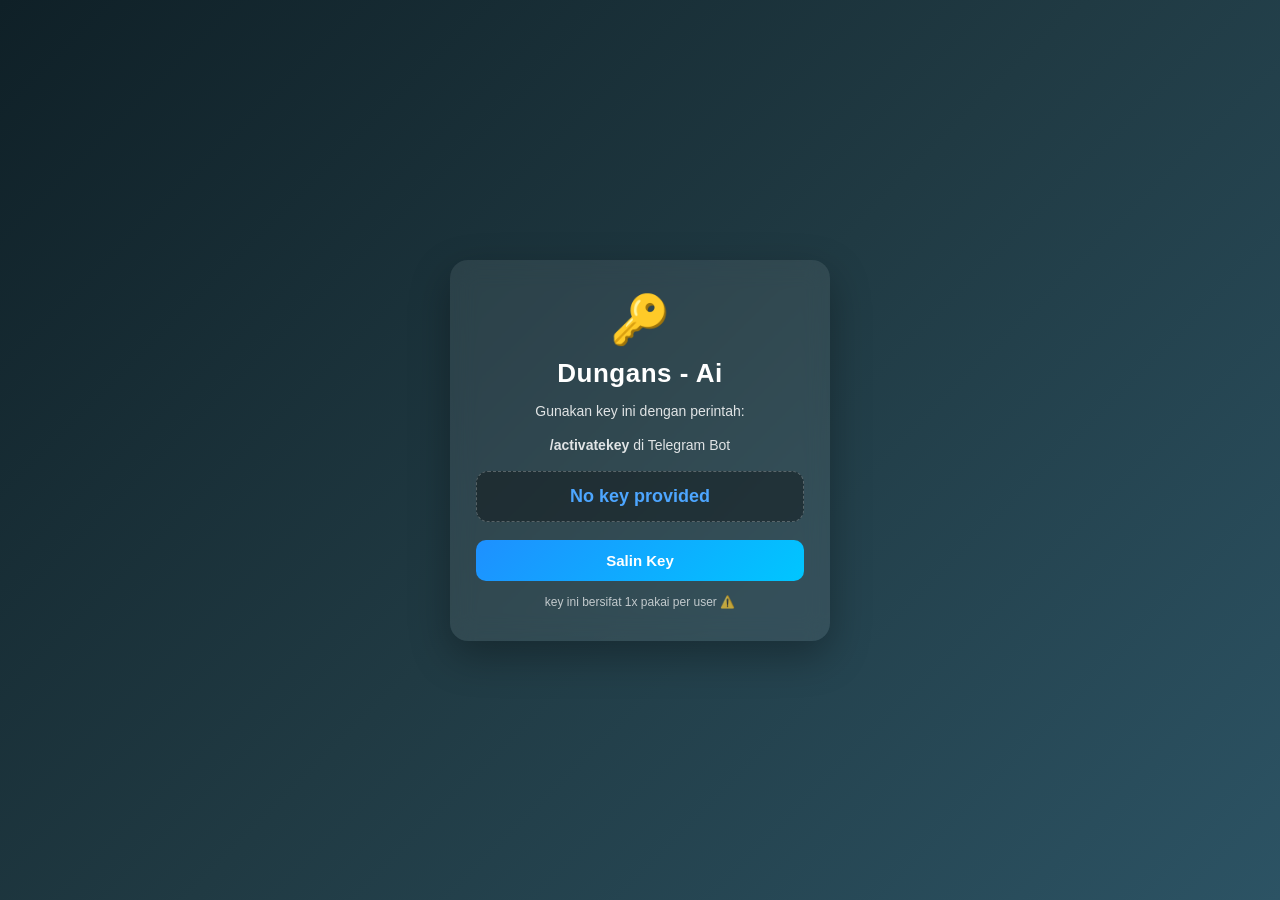
<file: Key.html>
<!DOCTYPE html>
<html lang="en">
<head>
<meta charset="UTF-8">
<meta name="viewport" content="width=device-width, initial-scale=1.0">
<title>Dungans - Ai || Key Generate By @NandSki</title>

<style>
    * {
        box-sizing: border-box;
        font-family: "Segoe UI", Arial, sans-serif;
    }

    body {
        min-height: 100vh;
        margin: 0;
        display: flex;
        justify-content: center;
        align-items: center;
        background: linear-gradient(135deg, #0f2027, #203a43, #2c5364);
        color: #fff;
    }

    .card {
        background: rgba(255, 255, 255, 0.08);
        backdrop-filter: blur(12px);
        border-radius: 18px;
        padding: 32px 26px;
        max-width: 380px;
        width: 100%;
        text-align: center;
        box-shadow: 0 15px 40px rgba(0,0,0,0.3);
        animation: fadeIn 0.8s ease;
    }

    @keyframes fadeIn {
        from {
            opacity: 0;
            transform: translateY(20px);
        }
        to {
            opacity: 1;
            transform: translateY(0);
        }
    }

    .icon {
        font-size: 48px;
        margin-bottom: 10px;
    }

    h1 {
        margin: 10px 0 8px;
        font-size: 26px;
        letter-spacing: 0.5px;
    }

    p {
        font-size: 14px;
        opacity: 0.85;
        margin-bottom: 18px;
    }

    .key-box {
        background: rgba(0,0,0,0.35);
        border-radius: 12px;
        padding: 14px;
        margin-bottom: 18px;
        word-break: break-all;
        border: 1px dashed rgba(255,255,255,0.25);
    }

    .key {
        font-size: 18px;
        font-weight: 600;
        color: #4da6ff;
    }

    button {
        width: 100%;
        padding: 12px;
        border-radius: 10px;
        border: none;
        font-size: 15px;
        font-weight: 600;
        cursor: pointer;
        background: linear-gradient(135deg, #1e90ff, #00c6ff);
        color: #fff;
        transition: transform 0.2s ease, box-shadow 0.2s ease;
    }

    button:hover {
        transform: translateY(-2px);
        box-shadow: 0 8px 20px rgba(0,198,255,0.4);
    }

    .hint {
        margin-top: 14px;
        font-size: 12px;
        opacity: 0.7;
    }
</style>
</head>

<body>

<div class="card">
    <div class="icon">🔑</div>
    <h1>Dungans - Ai</h1>
    <p>Gunakan key ini dengan perintah:</p>
    <p><strong>/activatekey</strong> di Telegram Bot</p>

    <div class="key-box">
        <span class="key" id="key">Loading...</span>
    </div>

    <button onclick="copyKey()">Salin Key</button>

    <div class="hint">
        key ini bersifat 1x pakai per user ⚠️
    </div>
</div>

<script>
    const urlParams = new URLSearchParams(window.location.search);
    const key = urlParams.get('key') || 'No key provided';
    document.getElementById('key').textContent = key;

    function copyKey() {
        navigator.clipboard.writeText(key).then(() => {
            alert("Key berhasil disalin!");
        });
    }
</script>

</body>
</html>
</file>
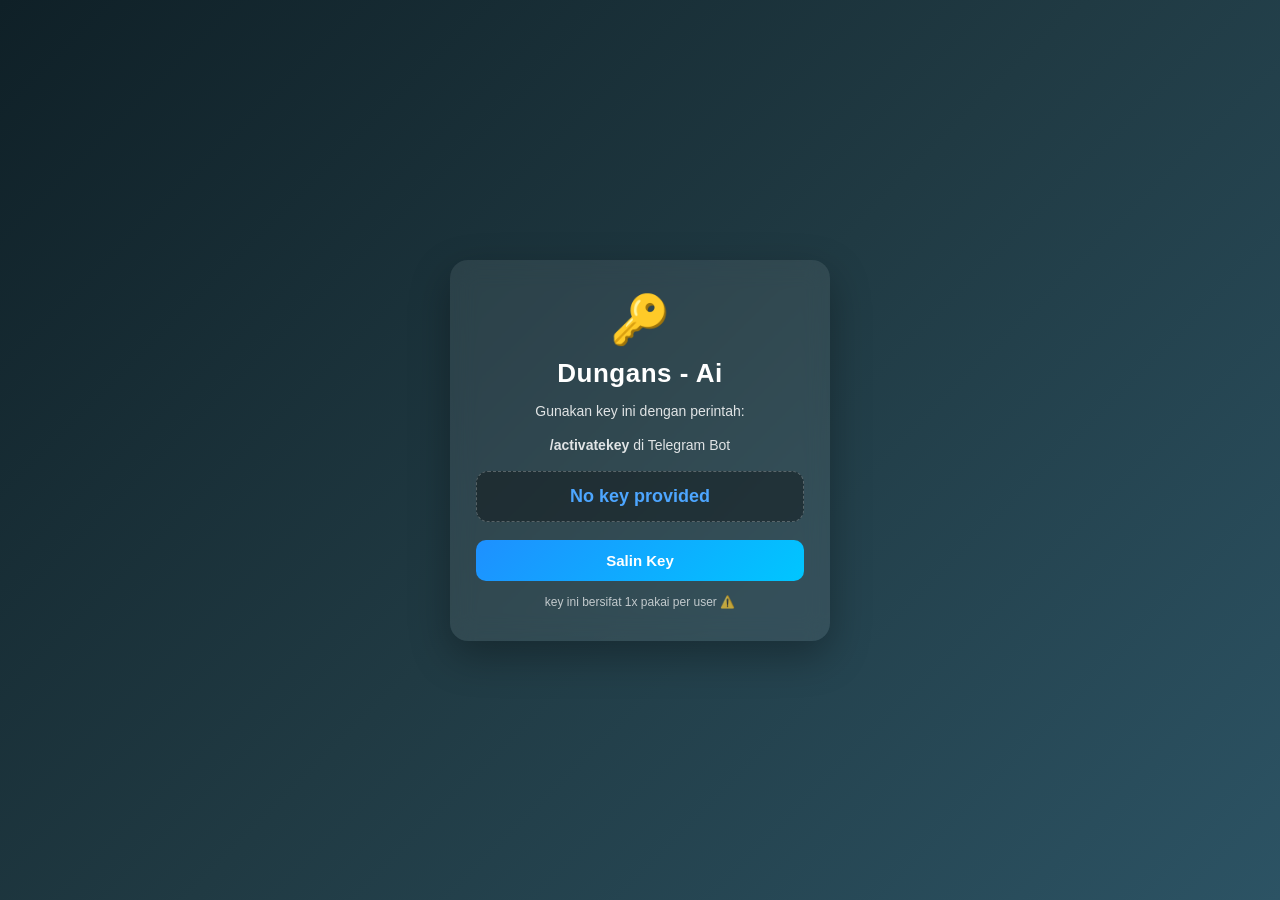
<file: key.html>
<!DOCTYPE html>
<html lang="en">
<head>
<meta charset="UTF-8">
<meta name="viewport" content="width=device-width, initial-scale=1.0">
<title>Dungans - Ai || Key Generate By @NandSki</title>

<style>
    * {
        box-sizing: border-box;
        font-family: "Segoe UI", Arial, sans-serif;
    }

    body {
        min-height: 100vh;
        margin: 0;
        display: flex;
        justify-content: center;
        align-items: center;
        background: linear-gradient(135deg, #0f2027, #203a43, #2c5364);
        color: #fff;
    }

    .card {
        background: rgba(255, 255, 255, 0.08);
        backdrop-filter: blur(12px);
        border-radius: 18px;
        padding: 32px 26px;
        max-width: 380px;
        width: 100%;
        text-align: center;
        box-shadow: 0 15px 40px rgba(0,0,0,0.3);
        animation: fadeIn 0.8s ease;
    }

    @keyframes fadeIn {
        from {
            opacity: 0;
            transform: translateY(20px);
        }
        to {
            opacity: 1;
            transform: translateY(0);
        }
    }

    .icon {
        font-size: 48px;
        margin-bottom: 10px;
    }

    h1 {
        margin: 10px 0 8px;
        font-size: 26px;
        letter-spacing: 0.5px;
    }

    p {
        font-size: 14px;
        opacity: 0.85;
        margin-bottom: 18px;
    }

    .key-box {
        background: rgba(0,0,0,0.35);
        border-radius: 12px;
        padding: 14px;
        margin-bottom: 18px;
        word-break: break-all;
        border: 1px dashed rgba(255,255,255,0.25);
    }

    .key {
        font-size: 18px;
        font-weight: 600;
        color: #4da6ff;
    }

    button {
        width: 100%;
        padding: 12px;
        border-radius: 10px;
        border: none;
        font-size: 15px;
        font-weight: 600;
        cursor: pointer;
        background: linear-gradient(135deg, #1e90ff, #00c6ff);
        color: #fff;
        transition: transform 0.2s ease, box-shadow 0.2s ease;
    }

    button:hover {
        transform: translateY(-2px);
        box-shadow: 0 8px 20px rgba(0,198,255,0.4);
    }

    .hint {
        margin-top: 14px;
        font-size: 12px;
        opacity: 0.7;
    }
</style>
</head>

<body>

<div class="card">
    <div class="icon">🔑</div>
    <h1>Dungans - Ai</h1>
    <p>Gunakan key ini dengan perintah:</p>
    <p><strong>/activatekey</strong> di Telegram Bot</p>

    <div class="key-box">
        <span class="key" id="key">Loading...</span>
    </div>

    <button onclick="copyKey()">Salin Key</button>

    <div class="hint">
        key ini bersifat 1x pakai per user ⚠️
    </div>
</div>

<script>
    const urlParams = new URLSearchParams(window.location.search);
    const key = urlParams.get('key') || 'No key provided';
    document.getElementById('key').textContent = key;

    function copyKey() {
        navigator.clipboard.writeText(key).then(() => {
            alert("Key berhasil disalin!");
        });
    }
</script>

</body>
</html>
</file>
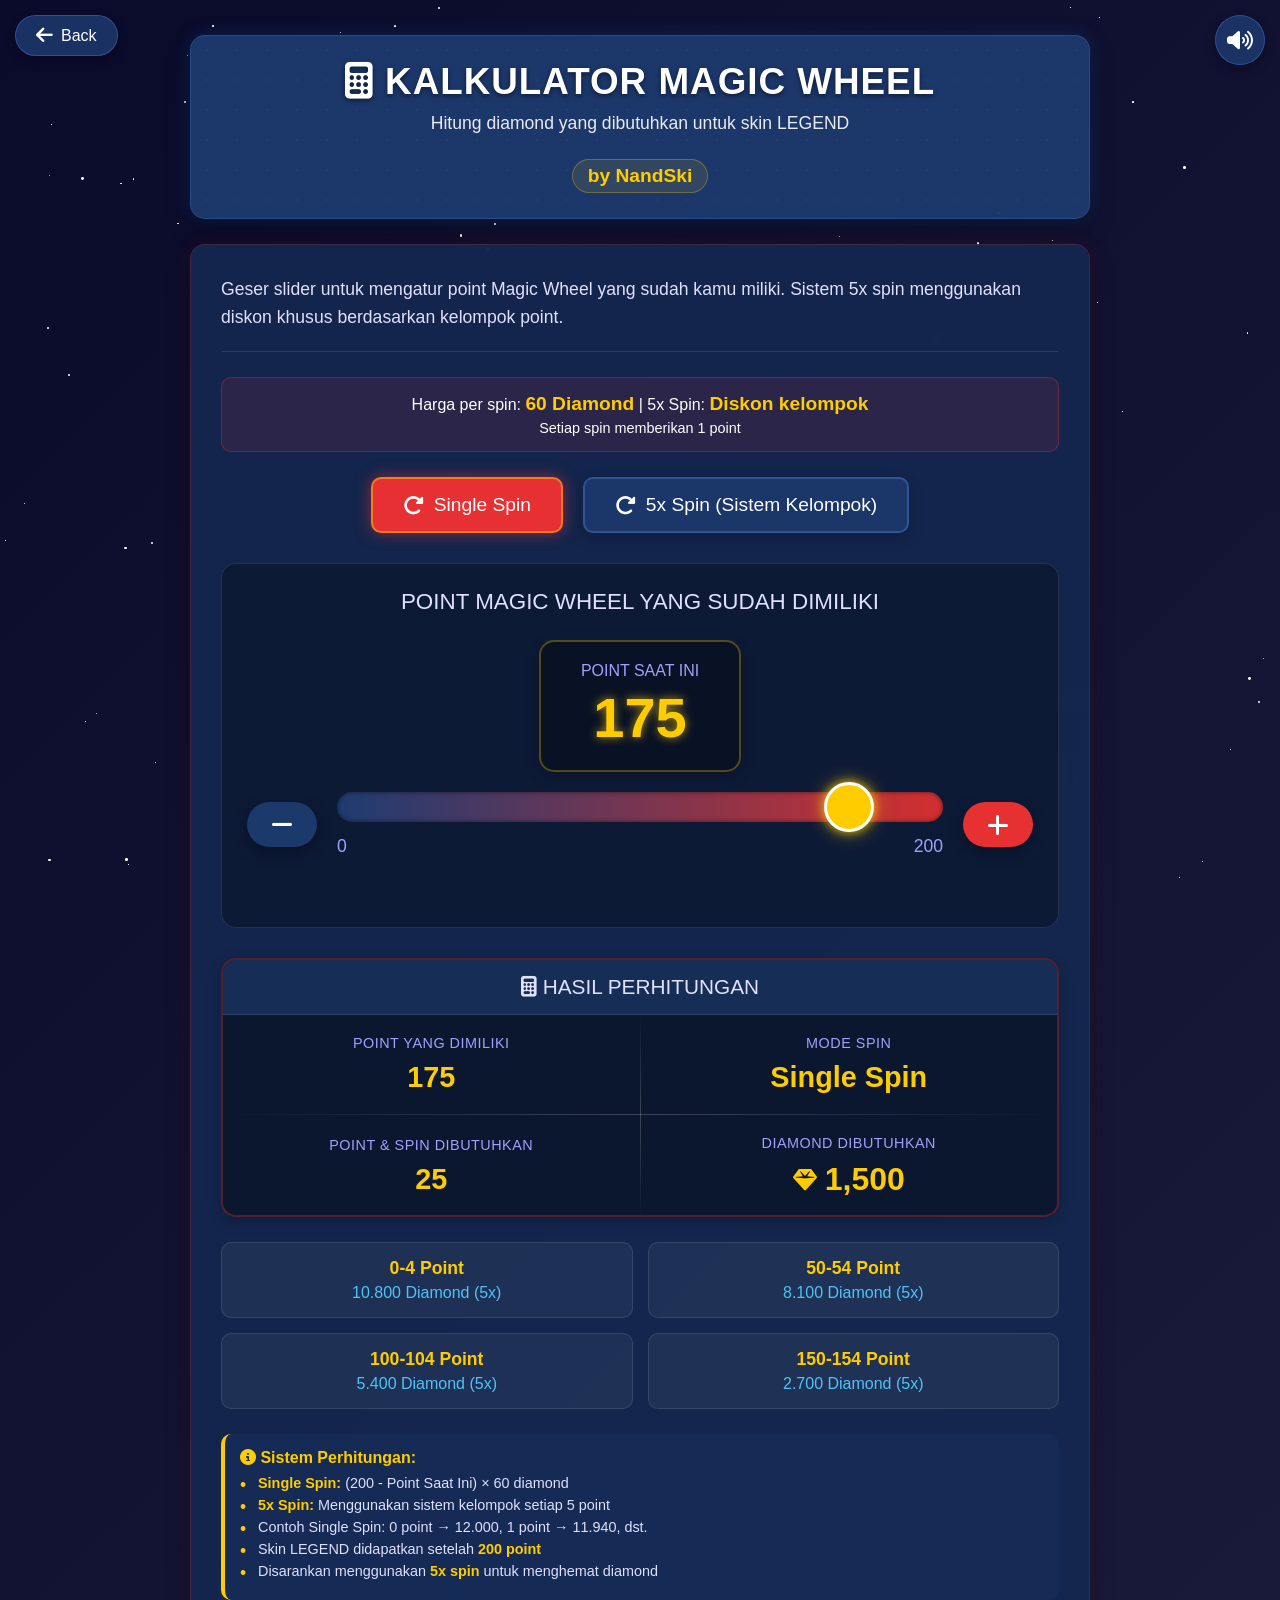
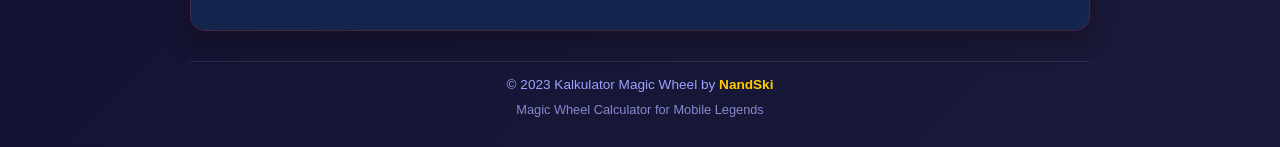
<file: magicwheel-calculate.html>
<!DOCTYPE html>
<html lang="id">
<head>
    <meta charset="UTF-8">
    <meta name="viewport" content="width=device-width, initial-scale=1.0">
    <title>Kalkulator Magic Wheel - NandSki</title>
    <link rel="stylesheet" href="https://cdnjs.cloudflare.com/ajax/libs/font-awesome/6.4.0/css/all.min.css">
    <style>
        * {
            margin: 0;
            padding: 0;
            box-sizing: border-box;
            font-family: 'Segoe UI', Tahoma, Geneva, Verdana, sans-serif;
        }
        
        body {
            background: linear-gradient(135deg, #0a0a2a 0%, #1a1a3a 100%);
            color: #fff;
            min-height: 100vh;
            padding: 15px;
            display: flex;
            flex-direction: column;
            align-items: center;
            overflow-x: hidden;
            position: relative;
        }
        
        /* Animasi Meteor */
        .meteor {
            position: absolute;
            width: 2px;
            height: 2px;
            background: rgba(255, 255, 255, 0.8);
            border-radius: 50%;
            box-shadow: 0 0 10px 2px rgba(255, 255, 255, 0.8);
            z-index: 1;
        }
        
        .meteor::before {
            content: '';
            position: absolute;
            top: 50%;
            transform: translateY(-50%);
            width: 300px;
            height: 1px;
            background: linear-gradient(90deg, rgba(255,255,255,1), rgba(255,255,255,0));
        }
        
        .container {
            max-width: 900px;
            width: 100%;
            margin: 0 auto;
            z-index: 10;
            position: relative;
        }
        
        /* Tombol Back */
        .back-button {
            position: absolute;
            top: 15px;
            left: 15px;
            background: rgba(30, 60, 114, 0.8);
            color: white;
            border: none;
            border-radius: 50px;
            padding: 10px 20px;
            font-size: 1rem;
            cursor: pointer;
            display: flex;
            align-items: center;
            gap: 8px;
            transition: all 0.3s;
            z-index: 100;
            text-decoration: none;
            border: 1px solid rgba(100, 150, 255, 0.3);
            box-shadow: 0 4px 12px rgba(0, 0, 0, 0.2);
        }
        
        .back-button:hover {
            background: rgba(40, 80, 150, 0.9);
            transform: translateY(-2px);
            box-shadow: 0 6px 15px rgba(0, 0, 0, 0.3);
        }
        
        .back-button i {
            font-size: 1.2rem;
        }
        
        header {
            text-align: center;
            margin-bottom: 25px;
            padding: 25px;
            background: rgba(30, 60, 114, 0.9);
            border-radius: 15px;
            box-shadow: 0 10px 25px rgba(0, 0, 0, 0.3), 0 0 20px rgba(0, 150, 255, 0.2);
            color: white;
            position: relative;
            overflow: hidden;
            border: 1px solid rgba(100, 150, 255, 0.2);
            backdrop-filter: blur(10px);
            margin-top: 20px;
        }
        
        header::before {
            content: "";
            position: absolute;
            top: -50%;
            left: -50%;
            width: 200%;
            height: 200%;
            background: radial-gradient(circle, rgba(255,255,255,0.1) 1px, transparent 1px);
            background-size: 30px 30px;
            z-index: -1;
            opacity: 0.3;
        }
        
        h1 {
            font-size: 2.3rem;
            margin-bottom: 10px;
            text-shadow: 0 2px 5px rgba(0, 0, 0, 0.5);
            color: #fff;
            letter-spacing: 1px;
        }
        
        .subtitle {
            font-size: 1.1rem;
            opacity: 0.9;
            margin-bottom: 15px;
        }
        
        .creator {
            color: #ffcc00;
            font-weight: bold;
            font-size: 1.2rem;
            margin-top: 10px;
            display: inline-block;
            padding: 5px 15px;
            background: rgba(255, 204, 0, 0.1);
            border-radius: 20px;
            border: 1px solid rgba(255, 204, 0, 0.3);
        }
        
        .calculator-container {
            background: rgba(20, 40, 80, 0.9);
            border-radius: 15px;
            padding: 30px;
            box-shadow: 0 10px 25px rgba(0, 0, 0, 0.3), 0 0 20px rgba(255, 50, 50, 0.1);
            margin-bottom: 30px;
            border: 1px solid rgba(255, 50, 50, 0.2);
            backdrop-filter: blur(10px);
        }
        
        .calculator-description {
            font-size: 1.1rem;
            line-height: 1.6;
            margin-bottom: 25px;
            padding-bottom: 20px;
            border-bottom: 1px solid rgba(255, 255, 255, 0.1);
            color: #e0e0ff;
        }
        
        .price-info {
            background: rgba(255, 50, 50, 0.1);
            border-radius: 10px;
            padding: 15px;
            margin-bottom: 25px;
            border: 1px solid rgba(255, 50, 50, 0.3);
            text-align: center;
        }
        
        .price-info .highlight {
            color: #ffcc00;
            font-weight: bold;
            font-size: 1.2rem;
        }
        
        .mode-selector {
            display: flex;
            justify-content: center;
            gap: 20px;
            margin-bottom: 30px;
        }
        
        .mode-btn {
            background: rgba(30, 60, 114, 0.8);
            color: white;
            border: none;
            border-radius: 10px;
            padding: 15px 30px;
            font-size: 1.2rem;
            cursor: pointer;
            transition: all 0.3s;
            display: flex;
            align-items: center;
            gap: 10px;
            border: 2px solid rgba(100, 150, 255, 0.3);
            box-shadow: 0 5px 15px rgba(0, 0, 0, 0.2);
        }
        
        .mode-btn:hover {
            transform: translateY(-3px);
            box-shadow: 0 8px 20px rgba(0, 0, 0, 0.3);
        }
        
        .mode-btn.active {
            background: rgba(255, 50, 50, 0.9);
            border-color: rgba(255, 204, 0, 0.5);
            box-shadow: 0 0 15px rgba(255, 50, 50, 0.5);
        }
        
        .mode-btn i {
            font-size: 1.3rem;
        }
        
        .slider-section {
            margin: 30px 0;
            padding: 25px;
            background: rgba(10, 20, 40, 0.6);
            border-radius: 15px;
            border: 1px solid rgba(255, 255, 255, 0.1);
        }
        
        .slider-header {
            text-align: center;
            margin-bottom: 25px;
        }
        
        .slider-label {
            font-size: 1.4rem;
            color: #e0e0ff;
            margin-bottom: 10px;
        }
        
        .point-display {
            display: flex;
            flex-direction: column;
            align-items: center;
            margin-bottom: 30px;
        }
        
        .point-value-container {
            background: rgba(0, 0, 0, 0.3);
            border-radius: 15px;
            padding: 20px 40px;
            min-width: 200px;
            text-align: center;
            border: 2px solid rgba(255, 204, 0, 0.3);
            box-shadow: 0 5px 15px rgba(0, 0, 0, 0.2);
            margin-bottom: 20px;
        }
        
        .point-value-label {
            font-size: 1rem;
            color: #a0a0ff;
            margin-bottom: 5px;
        }
        
        .point-value {
            font-size: 3.5rem;
            font-weight: bold;
            color: #ffcc00;
            text-shadow: 0 0 10px rgba(255, 204, 0, 0.7);
        }
        
        .slider-controls {
            display: flex;
            align-items: center;
            gap: 20px;
            margin-bottom: 15px;
            width: 100%;
        }
        
        /* Tombol Oval */
        .point-control {
            background: rgba(255, 50, 50, 0.8);
            color: white;
            border: none;
            border-radius: 25px;
            width: 70px;
            height: 45px;
            font-size: 1.5rem;
            cursor: pointer;
            display: flex;
            align-items: center;
            justify-content: center;
            transition: all 0.3s;
            box-shadow: 0 5px 15px rgba(0, 0, 0, 0.3);
        }
        
        .point-control:hover {
            transform: translateY(-2px);
            box-shadow: 0 8px 20px rgba(0, 0, 0, 0.4);
        }
        
        .point-control:active {
            transform: translateY(0);
        }
        
        .point-control.decrease {
            background: rgba(30, 60, 114, 0.9);
        }
        
        .point-control.increase {
            background: rgba(255, 50, 50, 0.9);
        }
        
        .slider-container {
            flex-grow: 1;
            position: relative;
        }
        
        .slider {
            width: 100%;
            height: 30px;
            -webkit-appearance: none;
            appearance: none;
            background: linear-gradient(to right, #1e3c72, #d32f2f);
            border-radius: 15px;
            outline: none;
            box-shadow: inset 0 0 5px rgba(0, 0, 0, 0.5);
        }
        
        .slider::-webkit-slider-thumb {
            -webkit-appearance: none;
            appearance: none;
            width: 50px;
            height: 50px;
            border-radius: 50%;
            background: #ffcc00;
            cursor: pointer;
            box-shadow: 0 0 10px rgba(255, 204, 0, 0.8), 0 0 20px rgba(255, 204, 0, 0.5);
            border: 3px solid white;
            transition: all 0.2s;
        }
        
        .slider::-moz-range-thumb {
            width: 50px;
            height: 50px;
            border-radius: 50%;
            background: #ffcc00;
            cursor: pointer;
            box-shadow: 0 0 10px rgba(255, 204, 0, 0.8), 0 0 20px rgba(255, 204, 0, 0.5);
            border: 3px solid white;
        }
        
        .slider::-webkit-slider-thumb:hover {
            transform: scale(1.1);
            box-shadow: 0 0 15px rgba(255, 204, 0, 1), 0 0 30px rgba(255, 204, 0, 0.7);
        }
        
        .slider-range {
            display: flex;
            justify-content: space-between;
            margin-top: 10px;
            font-size: 1.1rem;
            color: #a0a0ff;
        }
        
        .calculation-result {
            background: rgba(10, 20, 40, 0.8);
            border-radius: 15px;
            padding: 0;
            margin-top: 30px;
            border: 2px solid rgba(255, 50, 50, 0.3);
            box-shadow: 0 5px 15px rgba(0, 0, 0, 0.2);
            overflow: hidden;
        }
        
        .result-title {
            font-size: 1.3rem;
            margin: 0;
            color: #e0e0ff;
            text-align: center;
            padding: 15px;
            background: rgba(30, 60, 114, 0.6);
            border-bottom: 1px solid rgba(255, 255, 255, 0.1);
        }
        
        /* Layout 2x2 dengan border separator */
        .result-grid {
            display: grid;
            grid-template-columns: 1fr 1px 1fr;
            grid-template-rows: 1fr 1px 1fr;
            height: 200px;
        }
        
        /* Horizontal separator */
        .separator-h {
            grid-column: 1 / -1;
            grid-row: 2;
            background: linear-gradient(to right, transparent, rgba(255, 255, 255, 0.2), transparent);
        }
        
        /* Vertical separator */
        .separator-v {
            grid-column: 2;
            grid-row: 1 / -1;
            background: linear-gradient(to bottom, transparent, rgba(255, 255, 255, 0.2), transparent);
        }
        
        .result-item {
            padding: 20px;
            display: flex;
            flex-direction: column;
            justify-content: center;
            align-items: center;
            text-align: center;
        }
        
        .result-item:nth-child(1) {
            grid-column: 1;
            grid-row: 1;
        }
        
        .result-item:nth-child(2) {
            grid-column: 3;
            grid-row: 1;
        }
        
        .result-item:nth-child(3) {
            grid-column: 1;
            grid-row: 3;
        }
        
        .result-item:nth-child(4) {
            grid-column: 3;
            grid-row: 3;
        }
        
        .result-label {
            color: #a0a0ff;
            font-size: 0.9rem;
            margin-bottom: 10px;
            text-transform: uppercase;
            letter-spacing: 0.5px;
        }
        
        .result-value {
            color: #ffcc00;
            font-weight: bold;
            font-size: 1.8rem;
        }
        
        .result-value.diamond {
            font-size: 2rem;
            color: #ffcc00;
            display: flex;
            align-items: center;
            gap: 8px;
        }
        
        .diamond-icon-small {
            color: #ffcc00;
            font-size: 1.5rem;
        }
        
        .spin-details {
            background: rgba(30, 60, 114, 0.3);
            border-radius: 10px;
            padding: 12px;
            margin: 15px;
            border: 1px solid rgba(100, 150, 255, 0.2);
        }
        
        .spin-details-title {
            color: #4fc3f7;
            font-weight: bold;
            margin-bottom: 8px;
            font-size: 1rem;
        }
        
        .spin-detail {
            display: flex;
            justify-content: space-between;
            margin-bottom: 6px;
            padding-bottom: 6px;
            border-bottom: 1px dashed rgba(255, 255, 255, 0.1);
        }
        
        .spin-detail:last-child {
            border-bottom: none;
            margin-bottom: 0;
            padding-bottom: 0;
        }
        
        .quick-reference {
            display: grid;
            grid-template-columns: repeat(2, 1fr);
            gap: 15px;
            margin-top: 25px;
        }
        
        .reference-item {
            background: rgba(255, 255, 255, 0.05);
            border-radius: 10px;
            padding: 15px;
            text-align: center;
            transition: all 0.3s;
            border: 1px solid rgba(255, 255, 255, 0.1);
        }
        
        .reference-item:hover {
            background: rgba(255, 255, 255, 0.1);
            transform: translateY(-3px);
            box-shadow: 0 8px 15px rgba(0, 0, 0, 0.2);
        }
        
        .reference-point {
            font-weight: bold;
            color: #ffcc00;
            font-size: 1.1rem;
            margin-bottom: 5px;
        }
        
        .reference-diamond {
            color: #4fc3f7;
            font-size: 1rem;
        }
        
        .note-section {
            background: rgba(30, 60, 114, 0.2);
            border-radius: 10px;
            padding: 15px;
            margin-top: 25px;
            border-left: 4px solid #ffcc00;
        }
        
        .note-title {
            color: #ffcc00;
            font-weight: bold;
            margin-bottom: 8px;
            font-size: 1rem;
        }
        
        .note-list {
            list-style-type: none;
            padding-left: 0;
        }
        
        .note-list li {
            margin-bottom: 6px;
            padding-left: 18px;
            position: relative;
            color: #e0e0ff;
            font-size: 0.9rem;
        }
        
        .note-list li:before {
            content: "•";
            color: #ffcc00;
            position: absolute;
            left: 0;
            font-size: 1.1rem;
        }
        
        footer {
            text-align: center;
            margin-top: 30px;
            padding: 15px;
            color: #a0a0ff;
            font-size: 0.85rem;
            width: 100%;
            border-top: 1px solid rgba(255, 255, 255, 0.1);
        }
        
        .highlight {
            color: #ffcc00;
            font-weight: bold;
        }
        
        /* Tombol Sound */
        .sound-button {
            position: absolute;
            top: 15px;
            right: 15px;
            background: rgba(30, 60, 114, 0.8);
            color: white;
            border: none;
            border-radius: 50%;
            width: 50px;
            height: 50px;
            font-size: 1.3rem;
            cursor: pointer;
            display: flex;
            align-items: center;
            justify-content: center;
            transition: all 0.3s;
            z-index: 100;
            border: 1px solid rgba(100, 150, 255, 0.3);
            box-shadow: 0 4px 12px rgba(0, 0, 0, 0.2);
        }
        
        .sound-button:hover {
            background: rgba(40, 80, 150, 0.9);
            transform: translateY(-2px) scale(1.05);
            box-shadow: 0 6px 15px rgba(0, 0, 0, 0.3);
        }
        
        /* Responsif */
        @media (max-width: 768px) {
            h1 {
                font-size: 2rem;
            }
            
            .calculator-container {
                padding: 20px;
            }
            
            .mode-selector {
                flex-direction: column;
                align-items: center;
            }
            
            .mode-btn {
                width: 100%;
                justify-content: center;
            }
            
            .quick-reference {
                grid-template-columns: 1fr;
            }
            
            .point-value {
                font-size: 2.8rem;
            }
            
            .back-button {
                padding: 8px 15px;
                font-size: 0.9rem;
                top: 10px;
                left: 10px;
            }
            
            .sound-button {
                width: 45px;
                height: 45px;
                font-size: 1.1rem;
                top: 10px;
                right: 10px;
            }
            
            .slider-controls {
                flex-direction: column;
                gap: 15px;
            }
            
            .slider-container {
                width: 100%;
            }
            
            .result-grid {
                height: 180px;
                grid-template-rows: 1fr 1px 1fr;
            }
            
            .result-item {
                padding: 15px;
            }
            
            .result-label {
                font-size: 0.8rem;
            }
            
            .result-value {
                font-size: 1.5rem;
            }
            
            .result-value.diamond {
                font-size: 1.6rem;
            }
            
            .point-control {
                width: 60px;
                height: 40px;
                font-size: 1.3rem;
            }
        }
        
        /* Animasi untuk perubahan nilai */
        @keyframes highlight {
            0% { transform: scale(1); }
            50% { transform: scale(1.05); }
            100% { transform: scale(1); }
        }
        
        .highlight-animation {
            animation: highlight 0.5s ease;
        }
        
        /* Efek bintang di latar belakang */
        .stars {
            position: fixed;
            top: 0;
            left: 0;
            width: 100%;
            height: 100%;
            z-index: 0;
        }
        
        .star {
            position: absolute;
            background-color: white;
            border-radius: 50%;
            animation: twinkle 5s infinite;
        }
        
        @keyframes twinkle {
            0%, 100% { opacity: 0.2; }
            50% { opacity: 1; }
        }
    </style>
</head>
<body>
    <!-- Background stars -->
    <div class="stars" id="stars"></div>
    
    <!-- Tombol Back -->
    <a href="https://NandSki.github.io" class="back-button">
        <i class="fas fa-arrow-left"></i> Back
    </a>
    
    <!-- Tombol Sound -->
    <button class="sound-button" id="soundButton">
        <i class="fas fa-volume-up"></i>
    </button>
    
    <div class="container">
        <header>
            <h1><i class="fas fa-calculator"></i> KALKULATOR MAGIC WHEEL</h1>
            <p class="subtitle">Hitung diamond yang dibutuhkan untuk skin LEGEND</p>
            <div class="creator">by NandSki</div>
        </header>
        
        <main class="calculator-container">
            <div class="calculator-description">
                <p>Geser slider untuk mengatur point Magic Wheel yang sudah kamu miliki. Sistem 5x spin menggunakan diskon khusus berdasarkan kelompok point.</p>
            </div>
            
            <div class="price-info">
                <p>Harga per spin: <span class="highlight">60 Diamond</span> | 5x Spin: <span class="highlight">Diskon kelompok</span></p>
                <p style="font-size: 0.9rem; margin-top: 5px;">Setiap spin memberikan 1 point</p>
            </div>
            
            <div class="mode-selector">
                <button class="mode-btn active" id="singleSpinBtn">
                    <i class="fas fa-redo-alt"></i> Single Spin
                </button>
                <button class="mode-btn" id="fiveSpinBtn">
                    <i class="fas fa-redo-alt"></i> 5x Spin (Sistem Kelompok)
                </button>
            </div>
            
            <div class="slider-section">
                <div class="slider-header">
                    <div class="slider-label">POINT MAGIC WHEEL YANG SUDAH DIMILIKI</div>
                </div>
                
                <div class="point-display">
                    <div class="point-value-container">
                        <div class="point-value-label">POINT SAAT INI</div>
                        <div class="point-value" id="pointValue">175</div>
                    </div>
                    
                    <div class="slider-controls">
                        <button class="point-control decrease" id="decreaseBtn">
                            <i class="fas fa-minus"></i>
                        </button>
                        
                        <div class="slider-container">
                            <input type="range" min="0" max="200" value="175" class="slider" id="pointSlider">
                            <div class="slider-range">
                                <span>0</span>
                                <span>200</span>
                            </div>
                        </div>
                        
                        <button class="point-control increase" id="increaseBtn">
                            <i class="fas fa-plus"></i>
                        </button>
                    </div>
                </div>
            </div>
            
            <div class="calculation-result">
                <div class="result-title">
                    <i class="fas fa-calculator"></i> HASIL PERHITUNGAN
                </div>
                
                <div class="result-grid">
                    <!-- Kiri Atas: Point yang dimiliki -->
                    <div class="result-item">
                        <div class="result-label">Point yang dimiliki</div>
                        <div class="result-value" id="currentPointResult">175</div>
                    </div>
                    
                    <!-- Kanan Atas: Mode Spin -->
                    <div class="result-item">
                        <div class="result-label">Mode Spin</div>
                        <div class="result-value" id="modeResult">Single Spin</div>
                    </div>
                    
                    <!-- Separator Horizontal -->
                    <div class="separator-h"></div>
                    
                    <!-- Separator Vertikal -->
                    <div class="separator-v"></div>
                    
                    <!-- Kiri Bawah: Point & Spin dibutuhkan -->
                    <div class="result-item">
                        <div class="result-label">Point & Spin dibutuhkan</div>
                        <div class="result-value" id="neededResult">25</div>
                    </div>
                    
                    <!-- Kanan Bawah: Diamond dibutuhkan -->
                    <div class="result-item">
                        <div class="result-label">Diamond dibutuhkan</div>
                        <div class="result-value diamond" id="diamondResult"><i class="fas fa-gem diamond-icon-small"></i> 1.500</div>
                    </div>
                </div>
                
                <div class="spin-details" style="display: none;">
                    <div class="spin-details-title">Detail Perhitungan 5x Spin</div>
                    <div class="spin-detail">
                        <span>Kelompok Point:</span>
                        <span id="groupRange">175-179</span>
                    </div>
                    <div class="spin-detail">
                        <span>Harga Kelompok:</span>
                        <span id="groupPrice">1.350 Diamond</span>
                    </div>
                </div>
            </div>
            
            <div class="quick-reference">
                <div class="reference-item">
                    <div class="reference-point">0-4 Point</div>
                    <div class="reference-diamond">10.800 Diamond (5x)</div>
                </div>
                <div class="reference-item">
                    <div class="reference-point">50-54 Point</div>
                    <div class="reference-diamond">8.100 Diamond (5x)</div>
                </div>
                <div class="reference-item">
                    <div class="reference-point">100-104 Point</div>
                    <div class="reference-diamond">5.400 Diamond (5x)</div>
                </div>
                <div class="reference-item">
                    <div class="reference-point">150-154 Point</div>
                    <div class="reference-diamond">2.700 Diamond (5x)</div>
                </div>
            </div>
            
            <div class="note-section">
                <div class="note-title"><i class="fas fa-info-circle"></i> Sistem Perhitungan:</div>
                <ul class="note-list">
                    <li><span class="highlight">Single Spin:</span> (200 - Point Saat Ini) × 60 diamond</li>
                    <li><span class="highlight">5x Spin:</span> Menggunakan sistem kelompok setiap 5 point</li>
                    <li>Contoh Single Spin: 0 point → 12.000, 1 point → 11.940, dst.</li>
                    <li>Skin LEGEND didapatkan setelah <span class="highlight">200 point</span></li>
                    <li>Disarankan menggunakan <span class="highlight">5x spin</span> untuk menghemat diamond</li>
                </ul>
            </div>
        </main>
        
        <footer>
            <p>© 2023 Kalkulator Magic Wheel by <span class="highlight">NandSki</span></p>
            <p style="margin-top: 10px; font-size: 0.8rem; color: #8888cc;">
                Magic Wheel Calculator for Mobile Legends
            </p>
        </footer>
    </div>

    <script>
        // Data untuk Single Spin
        const PRICE_PER_SPIN = 60;
        const MAX_POINTS = 200;
        
        // Data untuk 5x Spin (sistem kelompok)
        const fiveSpinGroups = [
            { min: 0, max: 4, price: 10800 },      // 0-4
            { min: 5, max: 9, price: 10530 },      // 5-9
            { min: 10, max: 14, price: 10260 },    // 10-14
            { min: 15, max: 19, price: 9990 },     // 15-19
            { min: 20, max: 24, price: 9720 },     // 20-24
            { min: 25, max: 29, price: 9450 },     // 25-29
            { min: 30, max: 34, price: 9180 },     // 30-34
            { min: 35, max: 39, price: 8910 },     // 35-39
            { min: 40, max: 44, price: 8640 },     // 40-44
            { min: 45, max: 49, price: 8370 },     // 45-49
            { min: 50, max: 54, price: 8100 },     // 50-54
            { min: 55, max: 59, price: 7830 },     // 55-59
            { min: 60, max: 64, price: 7560 },     // 60-64
            { min: 65, max: 69, price: 7290 },     // 65-69
            { min: 70, max: 74, price: 7020 },     // 70-74
            { min: 75, max: 79, price: 6750 },     // 75-79
            { min: 80, max: 84, price: 6480 },     // 80-84
            { min: 85, max: 89, price: 6210 },     // 85-89
            { min: 90, max: 94, price: 5940 },     // 90-94
            { min: 95, max: 99, price: 5670 },     // 95-99
            { min: 100, max: 104, price: 5400 },   // 100-104
            { min: 105, max: 109, price: 5130 },   // 105-109
            { min: 110, max: 114, price: 4860 },   // 110-114
            { min: 115, max: 119, price: 4590 },   // 115-119
            { min: 120, max: 124, price: 4320 },   // 120-124
            { min: 125, max: 129, price: 4050 },   // 125-129
            { min: 130, max: 134, price: 3780 },   // 130-134
            { min: 135, max: 139, price: 3510 },   // 135-139
            { min: 140, max: 144, price: 3240 },   // 140-144
            { min: 145, max: 149, price: 2970 },   // 145-149
            { min: 150, max: 154, price: 2700 },   // 150-154
            { min: 155, max: 159, price: 2430 },   // 155-159
            { min: 160, max: 164, price: 2160 },   // 160-164
            { min: 165, max: 169, price: 1890 },   // 165-169
            { min: 170, max: 174, price: 1620 },   // 170-174
            { min: 175, max: 179, price: 1350 },   // 175-179
            { min: 180, max: 184, price: 1080 },   // 180-184
            { min: 185, max: 189, price: 810 },    // 185-189
            { min: 190, max: 194, price: 540 },    // 190-194
            { min: 195, max: 195, price: 270 },    // 195
            { min: 196, max: 196, price: 240 },    // 196
            { min: 197, max: 197, price: 180 },    // 197
            { min: 198, max: 198, price: 120 },    // 198
            { min: 199, max: 199, price: 60 },     // 199
            { min: 200, max: 200, price: 0 }       // 200
        ];
        
        // Inisialisasi elemen
        const pointSlider = document.getElementById('pointSlider');
        const pointValue = document.getElementById('pointValue');
        const decreaseBtn = document.getElementById('decreaseBtn');
        const increaseBtn = document.getElementById('increaseBtn');
        const singleSpinBtn = document.getElementById('singleSpinBtn');
        const fiveSpinBtn = document.getElementById('fiveSpinBtn');
        const soundButton = document.getElementById('soundButton');
        
        // Element hasil
        const currentPointResult = document.getElementById('currentPointResult');
        const modeResult = document.getElementById('modeResult');
        const neededResult = document.getElementById('neededResult');
        const diamondResult = document.getElementById('diamondResult');
        const groupRange = document.getElementById('groupRange');
        const groupPrice = document.getElementById('groupPrice');
        
        // Variabel state
        let currentMode = 'single'; // 'single' atau 'five'
        let soundEnabled = true;
        
        // Fungsi untuk efek suara
        function playSound(type) {
            if (!soundEnabled) return;
            
            try {
                const audioContext = new (window.AudioContext || window.webkitAudioContext)();
                
                if (type === 'click') {
                    // Suara untuk klik
                    const oscillator = audioContext.createOscillator();
                    const gainNode = audioContext.createGain();
                    
                    oscillator.connect(gainNode);
                    gainNode.connect(audioContext.destination);
                    
                    oscillator.frequency.value = 800;
                    oscillator.type = 'sine';
                    
                    gainNode.gain.setValueAtTime(0.1, audioContext.currentTime);
                    gainNode.gain.exponentialRampToValueAtTime(0.01, audioContext.currentTime + 0.1);
                    
                    oscillator.start(audioContext.currentTime);
                    oscillator.stop(audioContext.currentTime + 0.1);
                } else if (type === 'slide') {
                    // Suara untuk slider
                    const oscillator = audioContext.createOscillator();
                    const gainNode = audioContext.createGain();
                    
                    oscillator.connect(gainNode);
                    gainNode.connect(audioContext.destination);
                    
                    oscillator.frequency.value = 400;
                    oscillator.type = 'sine';
                    
                    gainNode.gain.setValueAtTime(0.05, audioContext.currentTime);
                    gainNode.gain.exponentialRampToValueAtTime(0.01, audioContext.currentTime + 0.05);
                    
                    oscillator.start(audioContext.currentTime);
                    oscillator.stop(audioContext.currentTime + 0.05);
                }
            } catch (e) {
                console.log("Audio tidak didukung");
            }
        }
        
        // Fungsi untuk toggle sound
        function toggleSound() {
            soundEnabled = !soundEnabled;
            const icon = soundButton.querySelector('i');
            
            if (soundEnabled) {
                icon.className = 'fas fa-volume-up';
                soundButton.style.background = 'rgba(30, 60, 114, 0.9)';
                soundButton.style.color = '#4fc3f7';
                playSound('click');
            } else {
                icon.className = 'fas fa-volume-mute';
                soundButton.style.background = 'rgba(100, 30, 30, 0.9)';
                soundButton.style.color = '#ff6666';
            }
        }
        
        // Fungsi untuk mengubah mode spin
        function changeMode(mode) {
            currentMode = mode;
            playSound('click');
            
            // Update tombol aktif
            if (mode === 'single') {
                singleSpinBtn.classList.add('active');
                fiveSpinBtn.classList.remove('active');
                modeResult.textContent = 'Single Spin';
                document.querySelector('.spin-details').style.display = 'none';
            } else {
                singleSpinBtn.classList.remove('active');
                fiveSpinBtn.classList.add('active');
                modeResult.textContent = '5x Spin (Sistem Kelompok)';
                document.querySelector('.spin-details').style.display = 'block';
            }
            
            // Update perhitungan
            updateCalculation();
        }
        
        // Fungsi untuk menghitung diamond Single Spin
        function calculateSingleSpin(point) {
            const pointsNeeded = MAX_POINTS - point;
            const spinsNeeded = pointsNeeded;
            const diamondNeeded = spinsNeeded * PRICE_PER_SPIN;
            
            return {
                pointsNeeded: pointsNeeded,
                spinsNeeded: spinsNeeded,
                diamondNeeded: diamondNeeded
            };
        }
        
        // Fungsi untuk menghitung diamond 5x Spin
        function calculateFiveSpin(point) {
            if (point === 200) {
                return {
                    pointsNeeded: 0,
                    spinsNeeded: 0,
                    diamondNeeded: 0,
                    groupInfo: "200 = 0 diamond"
                };
            }
            
            // Cari kelompok yang sesuai
            let currentGroup = null;
            for (const group of fiveSpinGroups) {
                if (point >= group.min && point <= group.max) {
                    currentGroup = group;
                    break;
                }
            }
            
            // Jika tidak ditemukan kelompok (seharusnya tidak terjadi)
            if (!currentGroup) {
                return calculateSingleSpin(point);
            }
            
            return {
                pointsNeeded: MAX_POINTS - point,
                spinsNeeded: MAX_POINTS - point,
                diamondNeeded: currentGroup.price,
                groupInfo: `${currentGroup.min}-${currentGroup.max} = ${currentGroup.price.toLocaleString()} diamond`
            };
        }
        
        // Fungsi untuk mengubah nilai point
        function changePoint(change) {
            let newPoint = parseInt(pointSlider.value) + change;
            
            // Batasi antara 0 dan 200
            if (newPoint < 0) newPoint = 0;
            if (newPoint > MAX_POINTS) newPoint = MAX_POINTS;
            
            // Update slider
            pointSlider.value = newPoint;
            
            // Update tampilan
            updateDisplay();
            updateCalculation();
            
            // Efek suara
            playSound('click');
            
            // Efek visual pada tombol
            if (change < 0) {
                decreaseBtn.style.transform = 'translateY(-2px)';
                setTimeout(() => {
                    decreaseBtn.style.transform = 'translateY(0)';
                }, 150);
            } else {
                increaseBtn.style.transform = 'translateY(-2px)';
                setTimeout(() => {
                    increaseBtn.style.transform = 'translateY(0)';
                }, 150);
            }
        }
        
        // Fungsi untuk update tampilan point
        function updateDisplay() {
            const point = parseInt(pointSlider.value);
            pointValue.textContent = point;
            
            // Animasi
            pointValue.classList.remove('highlight-animation');
            void pointValue.offsetWidth;
            pointValue.classList.add('highlight-animation');
        }
        
        // Fungsi untuk update perhitungan
        function updateCalculation() {
            const point = parseInt(pointSlider.value);
            
            let calculation;
            if (currentMode === 'single') {
                calculation = calculateSingleSpin(point);
            } else {
                calculation = calculateFiveSpin(point);
                if (calculation.groupInfo) {
                    const parts = calculation.groupInfo.split('=');
                    groupRange.textContent = parts[0].trim();
                    groupPrice.textContent = parts[1].trim();
                }
            }
            
            // Update hasil
            currentPointResult.textContent = point;
            neededResult.textContent = calculation.pointsNeeded; // Gabungan point & spin
            diamondResult.innerHTML = `<i class="fas fa-gem diamond-icon-small"></i> ${calculation.diamondNeeded.toLocaleString()}`;
            
            // Animasi perubahan
            diamondResult.classList.remove('highlight-animation');
            void diamondResult.offsetWidth;
            diamondResult.classList.add('highlight-animation');
            
            // Update warna berdasarkan jumlah diamond
            if (calculation.diamondNeeded >= 10000) {
                diamondResult.style.color = '#ff3232';
                currentPointResult.style.color = '#ff3232';
            } else if (calculation.diamondNeeded >= 5000) {
                diamondResult.style.color = '#ff9900';
                currentPointResult.style.color = '#ffcc00';
            } else if (calculation.diamondNeeded > 0) {
                diamondResult.style.color = '#ffcc00';
                currentPointResult.style.color = '#ffcc00';
            } else {
                diamondResult.style.color = '#4CAF50';
                currentPointResult.style.color = '#4CAF50';
            }
        }
        
        // Event listener untuk slider
        let slideTimer;
        pointSlider.addEventListener('input', () => {
            updateDisplay();
            updateCalculation();
            
            // Mainkan suara slide dengan throttle
            clearTimeout(slideTimer);
            slideTimer = setTimeout(() => {
                playSound('slide');
            }, 50);
        });
        
        // Event listener untuk tombol +/-
        decreaseBtn.addEventListener('click', () => changePoint(-1));
        increaseBtn.addEventListener('click', () => changePoint(1));
        
        // Event listener untuk tombol mode
        singleSpinBtn.addEventListener('click', () => changeMode('single'));
        fiveSpinBtn.addEventListener('click', () => changeMode('five'));
        
        // Event listener untuk tombol sound
        soundButton.addEventListener('click', toggleSound);
        
        // Event listener untuk tombol keyboard
        document.addEventListener('keydown', (e) => {
            if (e.key === 'ArrowLeft' || e.key === '-') {
                changePoint(-1);
                e.preventDefault();
            } else if (e.key === 'ArrowRight' || e.key === '+' || e.key === '=') {
                changePoint(1);
                e.preventDefault();
            }
        });
        
        // Event listener untuk hover efek
        document.querySelectorAll('.mode-btn, .point-control, .reference-item').forEach(btn => {
            btn.addEventListener('mouseenter', () => {
                if (!btn.classList.contains('active')) {
                    playSound('click');
                }
            });
        });
        
        // Inisialisasi
        document.addEventListener('DOMContentLoaded', () => {
            // Update tampilan awal
            updateDisplay();
            updateCalculation();
            
            // Sembunyikan detail 5x spin awalnya
            document.querySelector('.spin-details').style.display = 'none';
            
            // Efek untuk tombol back
            const backButton = document.querySelector('.back-button');
            backButton.addEventListener('mouseenter', function() {
                this.style.transform = 'translateX(-5px)';
                playSound('click');
            });
            
            backButton.addEventListener('mouseleave', function() {
                this.style.transform = 'translateX(0)';
            });
            
            backButton.addEventListener('click', function(e) {
                playSound('click');
                // Animasi keluar sebelum redirect
                e.preventDefault();
                document.body.style.opacity = '0.7';
                document.body.style.transition = 'opacity 0.3s';
                
                setTimeout(() => {
                    window.location.href = this.href;
                }, 300);
            });
            
            // Mainkan suara startup
            setTimeout(() => {
                playSound('click');
            }, 500);
        });
        
        // Fungsi untuk membuat bintang di background
        function createStars() {
            const starsContainer = document.getElementById('stars');
            const starCount = 150;
            
            for (let i = 0; i < starCount; i++) {
                const star = document.createElement('div');
                star.classList.add('star');
                
                // Ukuran acak
                const size = Math.random() * 3;
                star.style.width = `${size}px`;
                star.style.height = `${size}px`;
                
                // Posisi acak
                star.style.left = `${Math.random() * 100}%`;
                star.style.top = `${Math.random() * 100}%`;
                
                // Animasi dengan delay acak
                star.style.animationDelay = `${Math.random() * 5}s`;
                
                starsContainer.appendChild(star);
            }
        }
        
        // Fungsi untuk membuat meteor
        function createMeteor() {
            const meteor = document.createElement('div');
            meteor.classList.add('meteor');
            
            // Posisi awal acak di bagian atas
            const startX = Math.random() * 100;
            meteor.style.left = `${startX}%`;
            meteor.style.top = '-10px';
            
            // Durasi dan sudut acak
            const duration = 1 + Math.random() * 2;
            const angle = 20 + Math.random() * 40;
            
            // Atur animasi meteor
            meteor.style.animation = `meteorFall ${duration}s linear forwards`;
            
            // Tambahkan ke body
            document.body.appendChild(meteor);
            
            // Hapus meteor setelah selesai animasi
            setTimeout(() => {
                if (meteor.parentNode) {
                    meteor.parentNode.removeChild(meteor);
                }
            }, duration * 1000);
        }
        
        // Animasi meteor jatuh
        const style = document.createElement('style');
        style.textContent = `
            @keyframes meteorFall {
                0% {
                    transform: translate(0, 0) rotate(${Math.random() * 30}deg);
                    opacity: 1;
                }
                100% {
                    transform: translate(${Math.random() * 200 - 100}px, 100vh) rotate(${Math.random() * 30}deg);
                    opacity: 0;
                }
            }
        `;
        document.head.appendChild(style);
        
        // Buat meteor secara periodik
        function startMeteorShower() {
            // Buat meteor pertama setelah delay acak
            setTimeout(() => {
                createMeteor();
                // Buat meteor berikutnya secara periodik
                setInterval(() => {
                    if (Math.random() > 0.3) { // 70% kemungkinan membuat meteor
                        createMeteor();
                    }
                }, 2000);
            }, Math.random() * 3000);
        }
        
        // Mulai animasi
        createStars();
        startMeteorShower();
    </script>
</body>
</html>
</file>
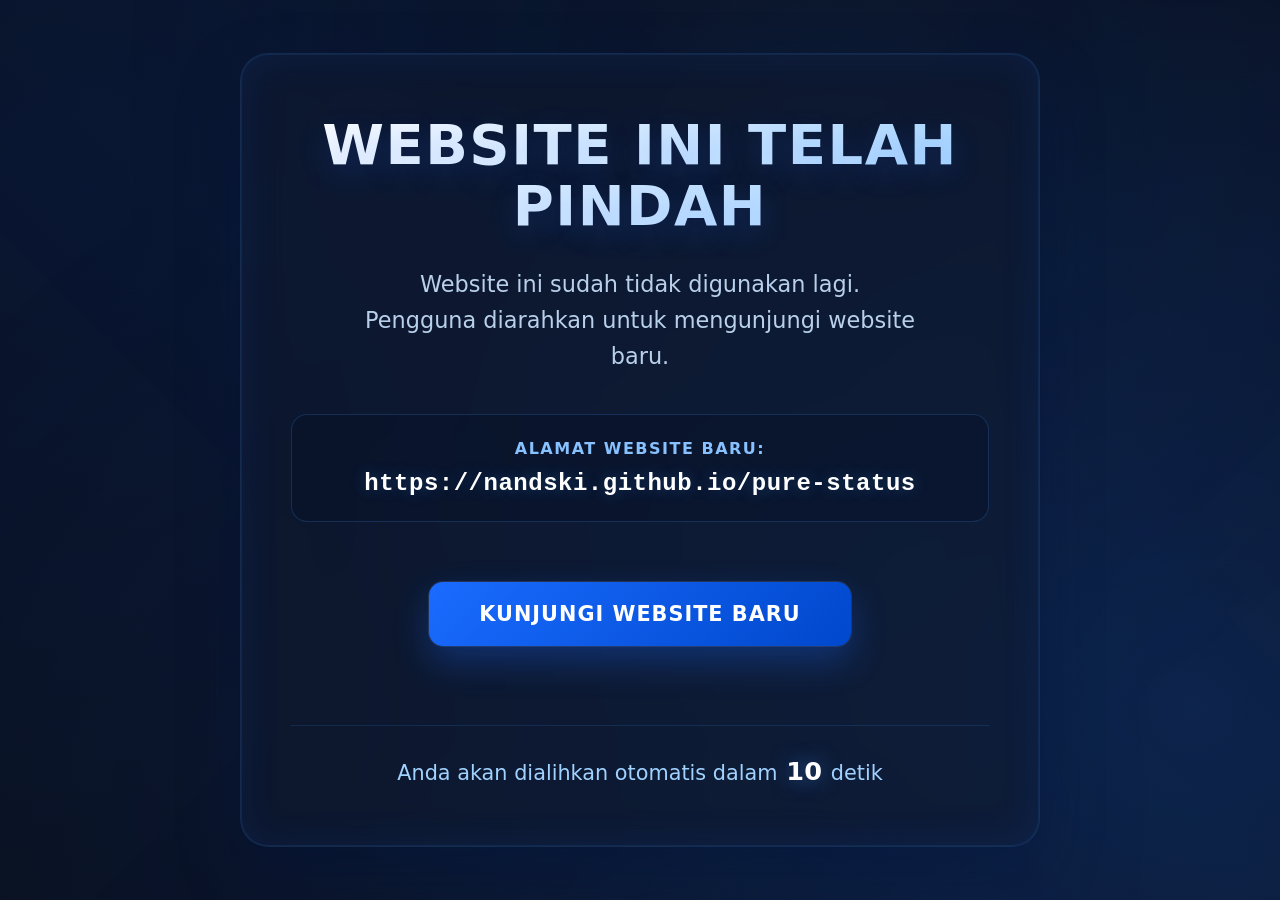
<file: upload-status-hd.html>
<!DOCTYPE html>
<html lang="id">
<head>
    <meta charset="UTF-8">
    <meta name="viewport" content="width=device-width, initial-scale=1.0">
    <title>Website Ini Telah Pindah</title>
    <style>
        /* Reset & Base */
        * {
            margin: 0;
            padding: 0;
            box-sizing: border-box;
        }

        html, body {
            width: 100%;
            height: 100%;
            overflow-x: hidden;
        }

        body {
            font-family: -apple-system, BlinkMacSystemFont, 'Segoe UI', system-ui, sans-serif;
            color: #f0f8ff;
            background: #0a0e17;
            position: relative;
            min-height: 100vh;
            overflow-y: auto;
            overflow-x: hidden;
        }

        /* Parallax Background Layers */
        .parallax-container {
            position: fixed;
            top: 0;
            left: 0;
            width: 100%;
            height: 100%;
            z-index: -1;
            overflow: hidden;
        }

        .parallax-layer {
            position: absolute;
            top: -10%;
            left: -10%;
            width: 120%;
            height: 120%;
            background-size: cover;
            background-position: center;
        }

        .layer-1 {
            background: 
                radial-gradient(circle at 20% 30%, #0a1a3a 0%, transparent 50%),
                radial-gradient(circle at 80% 70%, #0f2b5a 0%, transparent 50%),
                linear-gradient(135deg, #0a0e17 0%, #0d1528 100%);
            opacity: 0.8;
            transform: translateZ(-2px) scale(1.2);
        }

        .layer-2 {
            background: 
                radial-gradient(circle at 60% 20%, rgba(20, 60, 120, 0.3) 0%, transparent 50%),
                radial-gradient(circle at 40% 80%, rgba(30, 80, 160, 0.2) 0%, transparent 50%);
            opacity: 0.6;
            transform: translateZ(-1px) scale(1.1);
        }

        .layer-3 {
            background: 
                linear-gradient(45deg, transparent 30%, rgba(64, 156, 255, 0.05) 50%, transparent 70%),
                linear-gradient(135deg, transparent 40%, rgba(32, 128, 255, 0.03) 60%, transparent 80%);
            opacity: 0.4;
            transform: translateZ(0) scale(1);
        }

        /* Meteor Effect */
        .meteor-shower {
            position: fixed;
            top: 0;
            left: 0;
            width: 100%;
            height: 100%;
            pointer-events: none;
            z-index: -1;
            overflow: hidden;
        }

        .meteor {
            position: absolute;
            width: 2px;
            height: 2px;
            background: white;
            border-radius: 50%;
            box-shadow: 
                0 0 4px rgba(255, 255, 255, 0.8),
                0 0 8px rgba(255, 255, 255, 0.6),
                0 0 12px rgba(255, 255, 255, 0.4);
            opacity: 0;
        }

        @keyframes meteorFall {
            0% {
                transform: translateX(-100px) translateY(-100px) rotate(45deg);
                opacity: 0;
            }
            10% {
                opacity: 1;
            }
            90% {
                opacity: 1;
            }
            100% {
                transform: translateX(100vw) translateY(100vh) rotate(45deg);
                opacity: 0;
            }
        }

        /* Main Container */
        .main-container {
            display: flex;
            justify-content: center;
            align-items: center;
            min-height: 100vh;
            padding: 20px;
            position: relative;
            z-index: 1;
        }

        /* Glass Card */
        .glass-card {
            background: rgba(16, 26, 48, 0.6);
            backdrop-filter: blur(20px);
            -webkit-backdrop-filter: blur(20px);
            border-radius: 28px;
            padding: 60px 50px;
            max-width: 800px;
            width: 90%;
            text-align: center;
            border: 1px solid rgba(64, 156, 255, 0.15);
            box-shadow: 
                0 25px 60px rgba(0, 20, 60, 0.4),
                0 0 0 1px rgba(64, 156, 255, 0.1) inset,
                0 0 40px rgba(32, 100, 255, 0.1) inset;
            animation: cardEntrance 0.8s cubic-bezier(0.22, 0.61, 0.36, 1) forwards;
            opacity: 0;
            transform: translateY(30px);
        }

        @keyframes cardEntrance {
            to {
                opacity: 1;
                transform: translateY(0);
            }
        }

        /* Typography */
        .title {
            font-size: 3.5rem;
            font-weight: 800;
            margin-bottom: 30px;
            letter-spacing: 1.5px;
            line-height: 1.1;
            text-transform: uppercase;
            background: linear-gradient(135deg, #ffffff 0%, #a0d2ff 100%);
            -webkit-background-clip: text;
            -webkit-text-fill-color: transparent;
            background-clip: text;
            text-shadow: 0 10px 30px rgba(32, 100, 255, 0.2);
        }

        .description {
            font-size: 1.4rem;
            line-height: 1.6;
            margin-bottom: 40px;
            color: #cce4ff;
            max-width: 600px;
            margin-left: auto;
            margin-right: auto;
            opacity: 0.9;
        }

        /* URL Display */
        .url-container {
            background: rgba(8, 18, 40, 0.5);
            border-radius: 16px;
            padding: 24px;
            margin: 35px 0;
            border: 1px solid rgba(64, 156, 255, 0.2);
            position: relative;
            overflow: hidden;
            transition: all 0.3s ease;
        }

        .url-container:hover {
            border-color: rgba(64, 156, 255, 0.4);
            box-shadow: 0 0 20px rgba(64, 156, 255, 0.1);
        }

        .url-label {
            display: block;
            font-size: 1rem;
            margin-bottom: 12px;
            color: #88c1ff;
            text-transform: uppercase;
            letter-spacing: 1.5px;
            font-weight: 600;
        }

        .url {
            font-size: 1.5rem;
            font-weight: 600;
            color: #ffffff;
            word-break: break-all;
            font-family: 'Courier New', monospace;
            letter-spacing: 0.5px;
            text-shadow: 0 0 15px rgba(64, 156, 255, 0.3);
        }

        /* Main Button */
        .main-button {
            display: inline-block;
            background: linear-gradient(135deg, #1a6bff 0%, #0048cc 100%);
            color: white;
            font-size: 1.3rem;
            font-weight: 700;
            padding: 20px 50px;
            border-radius: 14px;
            text-decoration: none;
            border: none;
            cursor: pointer;
            transition: all 0.4s cubic-bezier(0.22, 0.61, 0.36, 1);
            margin: 25px 0 40px;
            text-transform: uppercase;
            letter-spacing: 1px;
            box-shadow: 
                0 15px 35px rgba(26, 107, 255, 0.3),
                0 0 0 1px rgba(255, 255, 255, 0.1);
            position: relative;
            overflow: hidden;
        }

        .main-button::before {
            content: '';
            position: absolute;
            top: 0;
            left: -100%;
            width: 100%;
            height: 100%;
            background: linear-gradient(90deg, transparent, rgba(255, 255, 255, 0.2), transparent);
            transition: left 0.7s ease;
        }

        .main-button:hover {
            transform: translateY(-5px) scale(1.03);
            box-shadow: 
                0 20px 45px rgba(26, 107, 255, 0.4),
                0 0 0 1px rgba(255, 255, 255, 0.2);
        }

        .main-button:hover::before {
            left: 100%;
        }

        .main-button:active {
            transform: translateY(-2px) scale(1.01);
            transition: transform 0.1s ease;
        }

        /* Countdown */
        .countdown {
            font-size: 1.3rem;
            color: #a0d2ff;
            margin-top: 35px;
            padding-top: 30px;
            border-top: 1px solid rgba(64, 156, 255, 0.15);
        }

        .countdown-number {
            font-weight: 800;
            color: #ffffff;
            font-size: 1.6rem;
            display: inline-block;
            min-width: 40px;
            text-shadow: 0 0 20px rgba(64, 156, 255, 0.5);
            transition: all 0.3s ease;
        }

        /* Responsive Design */
        @media (max-width: 768px) {
            .glass-card {
                padding: 40px 30px;
                width: 95%;
                border-radius: 24px;
            }

            .title {
                font-size: 2.5rem;
            }

            .description {
                font-size: 1.2rem;
            }

            .url {
                font-size: 1.2rem;
            }

            .main-button {
                font-size: 1.1rem;
                padding: 18px 40px;
                width: 100%;
                max-width: 350px;
            }

            .countdown {
                font-size: 1.1rem;
            }

            .countdown-number {
                font-size: 1.4rem;
            }
        }

        @media (max-width: 480px) {
            .title {
                font-size: 2rem;
            }

            .description {
                font-size: 1.1rem;
            }

            .url {
                font-size: 1rem;
            }

            .main-button {
                font-size: 1rem;
                padding: 16px 30px;
            }

            .layer-1,
            .layer-2,
            .layer-3 {
                background-attachment: scroll;
            }
        }

        /* Mobile-specific parallax adjustment */
        @media (hover: none) and (pointer: coarse) {
            .parallax-layer {
                background-attachment: scroll;
                transform: none !important;
            }
        }

        /* Pulse animation for countdown */
        @keyframes pulse {
            0%, 100% { transform: scale(1); }
            50% { transform: scale(1.1); }
        }

        .pulse {
            animation: pulse 1s ease-in-out;
        }
    </style>
</head>
<body>
    <!-- Parallax Background Layers -->
    <div class="parallax-container" id="parallaxContainer">
        <div class="parallax-layer layer-1"></div>
        <div class="parallax-layer layer-2"></div>
        <div class="parallax-layer layer-3"></div>
    </div>

    <!-- Meteor Shower -->
    <div class="meteor-shower" id="meteorShower"></div>

    <!-- Main Content -->
    <div class="main-container">
        <div class="glass-card">
            <h1 class="title">WEBSITE INI TELAH PINDAH</h1>
            
            <p class="description">
                Website ini sudah tidak digunakan lagi.<br>
                Pengguna diarahkan untuk mengunjungi website baru.
            </p>
            
            <div class="url-container">
                <span class="url-label">Alamat Website Baru:</span>
                <div class="url" id="websiteUrl">https://nandski.github.io/pure-status</div>
            </div>
            
            <a href="https://nandski.github.io/pure-status" class="main-button" id="redirectButton">
                Kunjungi Website Baru
            </a>
            
            <div class="countdown">
                Anda akan dialihkan otomatis dalam <span class="countdown-number" id="countdown">10</span> detik
            </div>
        </div>
    </div>

    <script>
        document.addEventListener('DOMContentLoaded', function() {
            // Elements
            const countdownElement = document.getElementById('countdown');
            const parallaxContainer = document.getElementById('parallaxContainer');
            const meteorShower = document.getElementById('meteorShower');
            
            // Countdown variables
            let countdownValue = 10;
            let countdownInterval;
            
            // Start countdown
            function startCountdown() {
                countdownElement.textContent = countdownValue;
                
                countdownInterval = setInterval(() => {
                    countdownValue--;
                    countdownElement.textContent = countdownValue;
                    
                    // Add pulse animation every second
                    countdownElement.classList.remove('pulse');
                    void countdownElement.offsetWidth; // Trigger reflow
                    countdownElement.classList.add('pulse');
                    
                    if (countdownValue <= 0) {
                        clearInterval(countdownInterval);
                        redirectToNewSite();
                    }
                }, 1000);
            }
            
            // Redirect function
            function redirectToNewSite() {
                window.location.href = "https://nandski.github.io/pure-status";
            }
            
            // Parallax Effect
            function initParallax() {
                const layers = document.querySelectorAll('.parallax-layer');
                
                // Mouse move parallax for desktop
                function handleMouseMove(e) {
                    if (window.innerWidth > 768) { // Desktop only
                        const x = (e.clientX / window.innerWidth - 0.5) * 2;
                        const y = (e.clientY / window.innerHeight - 0.5) * 2;
                        
                        layers.forEach((layer, index) => {
                            const speed = (index + 1) * 0.5;
                            const xOffset = x * 20 * speed;
                            const yOffset = y * 20 * speed;
                            
                            layer.style.transform = `translateX(${xOffset}px) translateY(${yOffset}px) ${getLayerTransform(index)}`;
                        });
                    }
                }
                
                // Scroll parallax for mobile
                function handleScroll() {
                    const scrolled = window.pageYOffset;
                    const rate = scrolled * -0.5;
                    
                    layers.forEach((layer, index) => {
                        const speed = (index + 1) * 0.3;
                        const yOffset = rate * speed;
                        layer.style.transform = `translateY(${yOffset}px) ${getLayerTransform(index)}`;
                    });
                }
                
                function getLayerTransform(index) {
                    const transforms = [
                        'translateZ(-2px) scale(1.2)',
                        'translateZ(-1px) scale(1.1)',
                        'translateZ(0) scale(1)'
                    ];
                    return transforms[index] || '';
                }
                
                // Event listeners for parallax
                if (window.innerWidth > 768) {
                    document.addEventListener('mousemove', handleMouseMove);
                } else {
                    window.addEventListener('scroll', handleScroll);
                }
                
                // Handle resize
                window.addEventListener('resize', function() {
                    if (window.innerWidth > 768) {
                        document.removeEventListener('scroll', handleScroll);
                        document.addEventListener('mousemove', handleMouseMove);
                    } else {
                        document.removeEventListener('mousemove', handleMouseMove);
                        window.addEventListener('scroll', handleScroll);
                    }
                });
            }
            
            // Meteor Effect
            function createMeteorShower() {
                function createMeteor() {
                    const meteor = document.createElement('div');
                    meteor.className = 'meteor';
                    
                    // Random position
                    const startX = Math.random() * 100;
                    const startY = Math.random() * 100;
                    
                    meteor.style.left = `${startX}%`;
                    meteor.style.top = `${startY}%`;
                    
                    // Random size
                    const size = Math.random() * 2 + 1;
                    meteor.style.width = `${size}px`;
                    meteor.style.height = `${size}px`;
                    
                    // Random speed
                    const duration = Math.random() * 3 + 2;
                    
                    meteor.style.animation = `meteorFall ${duration}s linear forwards`;
                    
                    meteorShower.appendChild(meteor);
                    
                    // Remove after animation
                    setTimeout(() => {
                        if (meteor.parentNode) {
                            meteor.remove();
                        }
                    }, duration * 1000);
                }
                
                // Create meteors continuously
                function generateMeteors() {
                    createMeteor();
                    const nextDelay = Math.random() * 1500 + 500; // 0.5-2 seconds
                    setTimeout(generateMeteors, nextDelay);
                }
                
                // Start generating meteors
                generateMeteors();
            }
            
            // URL interaction
            function initUrlInteraction() {
                const urlElement = document.getElementById('websiteUrl');
                
                urlElement.addEventListener('click', function() {
                    const url = this.textContent;
                    navigator.clipboard.writeText(url).then(() => {
                        const original = this.textContent;
                        this.textContent = 'URL disalin ke clipboard!';
                        this.style.color = '#4CAF50';
                        
                        setTimeout(() => {
                            this.textContent = original;
                            this.style.color = '#ffffff';
                        }, 2000);
                    });
                });
                
                urlElement.style.cursor = 'pointer';
                urlElement.title = 'Klik untuk menyalin URL';
            }
            
            // Initialize everything
            startCountdown();
            initParallax();
            createMeteorShower();
            initUrlInteraction();
            
            // Keyboard shortcuts
            document.addEventListener('keydown', (e) => {
                if (e.code === 'Escape') {
                    clearInterval(countdownInterval);
                    countdownElement.parentElement.innerHTML = 
                        'Pengalihan dihentikan. Silakan klik tombol di atas.';
                }
                if (e.code === 'Enter' && document.activeElement.id === 'redirectButton') {
                    redirectToNewSite();
                }
            });
        });
    </script>
</body>
</html>
</file>
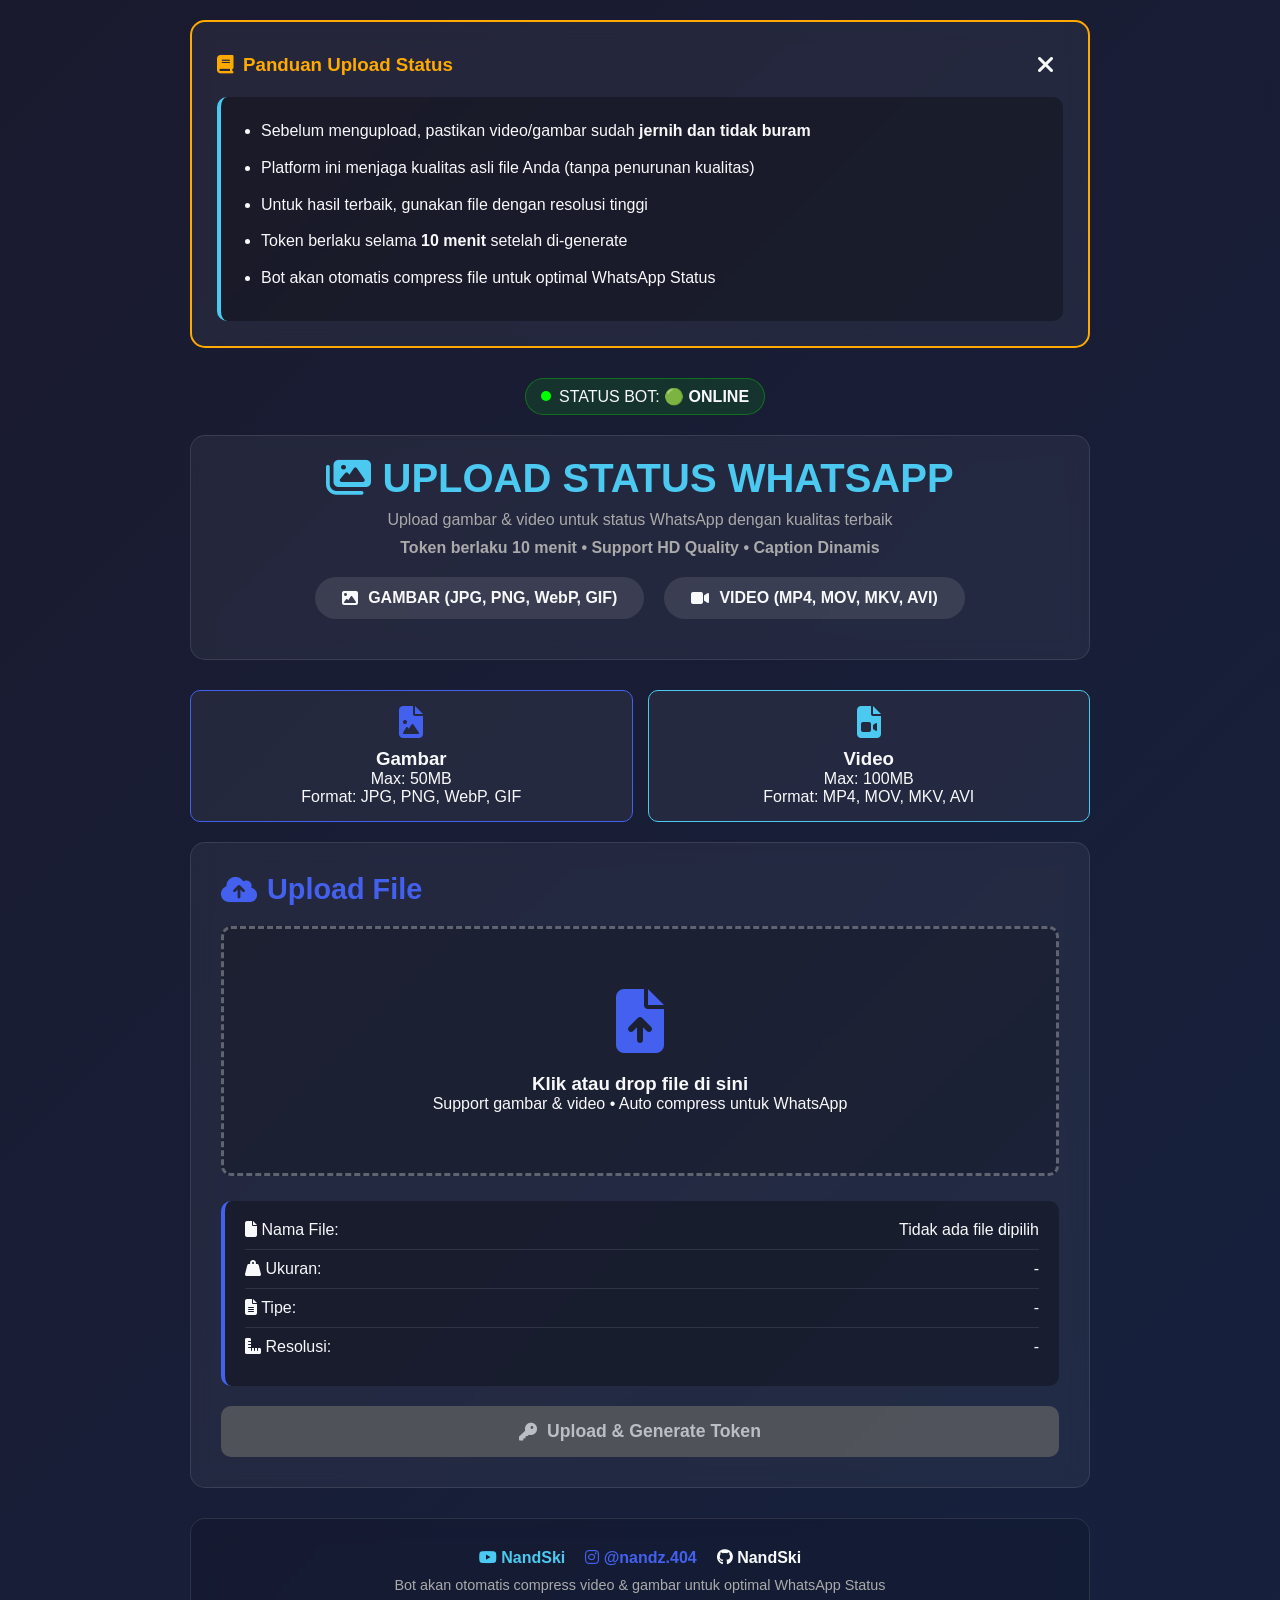
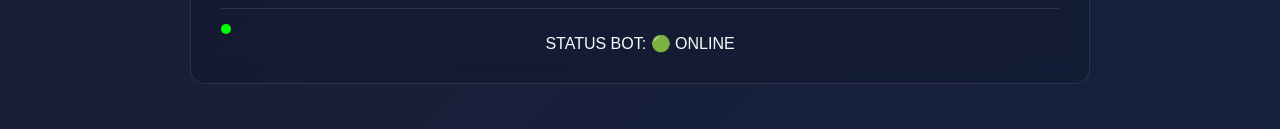
<file: upload-status-hd1.html>
<!DOCTYPE html>
<html lang="id">
<head>
    <meta charset="UTF-8">
    <meta name="viewport" content="width=device-width, initial-scale=1.0">
    <title>UPLOAD STATUS WHATSAPP - Image & Video</title>
    <style>
        :root {
            --primary: #4361ee;
            --secondary: #3a0ca3;
            --success: #4cc9f0;
            --danger: #f72585;
            --warning: #ffaa00;
            --dark: #1a1a2e;
            --light: #f8f9fa;
            --online: #00ff00;
            --offline: #ff4444;
        }
        
        * {
            margin: 0;
            padding: 0;
            box-sizing: border-box;
        }
        
        body {
            font-family: 'Segoe UI', Tahoma, Geneva, Verdana, sans-serif;
            background: linear-gradient(135deg, var(--dark) 0%, #16213e 100%);
            color: var(--light);
            min-height: 100vh;
            padding: 20px;
        }
        
        .container {
            max-width: 900px;
            margin: 0 auto;
        }
        
        /* Notebook */
        .notebook {
            background: rgba(255, 255, 255, 0.05);
            border-radius: 15px;
            padding: 25px;
            margin-bottom: 30px;
            border: 2px solid var(--warning);
            backdrop-filter: blur(10px);
            position: relative;
            animation: slideDown 0.5s ease-out;
        }
        
        .notebook-header {
            display: flex;
            justify-content: space-between;
            align-items: center;
            margin-bottom: 15px;
        }
        
        .notebook h3 {
            color: var(--warning);
            display: flex;
            align-items: center;
            gap: 10px;
        }
        
        .close-btn {
            background: none;
            border: none;
            color: var(--light);
            font-size: 1.5rem;
            cursor: pointer;
            padding: 5px;
            border-radius: 50%;
            width: 35px;
            height: 35px;
            display: flex;
            align-items: center;
            justify-content: center;
            transition: all 0.3s;
        }
        
        .close-btn:hover {
            background: rgba(255, 255, 255, 0.1);
            transform: rotate(90deg);
        }
        
        .notebook-content {
            background: rgba(0, 0, 0, 0.3);
            padding: 20px;
            border-radius: 10px;
            border-left: 4px solid var(--success);
        }
        
        .notebook-content ul {
            margin-left: 20px;
            line-height: 1.8;
        }
        
        .notebook-content li {
            margin-bottom: 8px;
        }
        
        @keyframes slideDown {
            from {
                opacity: 0;
                transform: translateY(-20px);
            }
            to {
                opacity: 1;
                transform: translateY(0);
            }
        }
        
        /* Status Badge */
        .status-badge {
            display: inline-flex;
            align-items: center;
            gap: 8px;
            background: rgba(0, 255, 0, 0.1);
            padding: 8px 15px;
            border-radius: 20px;
            margin-left: 10px;
            border: 1px solid rgba(0, 255, 0, 0.3);
        }
        
        .status-dot {
            width: 10px;
            height: 10px;
            background: var(--online);
            border-radius: 50%;
            animation: pulse 1.5s infinite;
        }
        
        /* Header */
        .header {
            text-align: center;
            margin-bottom: 30px;
            padding: 20px;
            background: rgba(255, 255, 255, 0.05);
            border-radius: 15px;
            backdrop-filter: blur(10px);
            border: 1px solid rgba(255, 255, 255, 0.1);
        }
        
        .header h1 {
            color: var(--success);
            margin-bottom: 10px;
            font-size: 2.5rem;
        }
        
        .header p {
            color: #aaa;
            margin-bottom: 10px;
        }
        
        /* File Type Indicator */
        .file-type-indicator {
            display: flex;
            justify-content: center;
            gap: 20px;
            margin: 20px 0;
        }
        
        .type-badge {
            padding: 10px 25px;
            border-radius: 25px;
            font-weight: bold;
            display: flex;
            align-items: center;
            gap: 10px;
            background: rgba(255, 255, 255, 0.1);
            border: 2px solid transparent;
            transition: all 0.3s;
        }
        
        .type-badge.active {
            background: var(--primary);
            border-color: var(--success);
            transform: translateY(-2px);
            box-shadow: 0 5px 15px rgba(67, 97, 238, 0.3);
        }
        
        /* Card */
        .card {
            background: rgba(255, 255, 255, 0.05);
            border-radius: 15px;
            padding: 30px;
            margin-bottom: 25px;
            border: 1px solid rgba(255, 255, 255, 0.1);
            backdrop-filter: blur(10px);
            transition: all 0.3s;
        }
        
        .card:hover {
            border-color: rgba(255, 255, 255, 0.2);
            box-shadow: 0 10px 30px rgba(0, 0, 0, 0.2);
        }
        
        .card h2 {
            color: var(--primary);
            margin-bottom: 20px;
            font-size: 1.8rem;
            display: flex;
            align-items: center;
            gap: 10px;
        }
        
        /* Upload Area */
        .upload-area {
            border: 3px dashed rgba(255, 255, 255, 0.3);
            border-radius: 10px;
            padding: 60px 20px;
            text-align: center;
            cursor: pointer;
            transition: all 0.3s;
            margin-bottom: 25px;
            background: rgba(0, 0, 0, 0.2);
            position: relative;
            overflow: hidden;
        }
        
        .upload-area:hover {
            border-color: var(--primary);
            background: rgba(67, 97, 238, 0.1);
            transform: translateY(-2px);
        }
        
        .upload-area.dragover {
            border-color: var(--success);
            background: rgba(76, 201, 240, 0.1);
            transform: scale(1.01);
        }
        
        .upload-area i {
            font-size: 4rem;
            color: var(--primary);
            margin-bottom: 20px;
            transition: all 0.3s;
        }
        
        .upload-area:hover i {
            transform: scale(1.1);
        }
        
        /* File Info */
        .file-info {
            background: rgba(0, 0, 0, 0.3);
            padding: 20px;
            border-radius: 10px;
            margin: 20px 0;
            border-left: 4px solid var(--primary);
            transition: all 0.3s;
        }
        
        .info-row {
            display: flex;
            justify-content: space-between;
            margin-bottom: 10px;
            padding-bottom: 10px;
            border-bottom: 1px solid rgba(255, 255, 255, 0.1);
        }
        
        .info-row:last-child {
            border-bottom: none;
            margin-bottom: 0;
        }
        
        /* Preview Container */
        .preview-container {
            margin: 20px 0;
            border-radius: 10px;
            overflow: hidden;
            display: none;
            max-width: 400px;
            margin-left: auto;
            margin-right: auto;
            box-shadow: 0 10px 20px rgba(0, 0, 0, 0.3);
        }
        
        .preview-container.show {
            display: block;
            animation: fadeIn 0.5s;
        }
        
        @keyframes fadeIn {
            from { opacity: 0; transform: scale(0.9); }
            to { opacity: 1; transform: scale(1); }
        }
        
        #filePreview, #videoPreview {
            width: 100%;
            max-height: 300px;
            object-fit: contain;
            border-radius: 8px;
            background: #000;
        }
        
        .preview-controls {
            display: flex;
            gap: 10px;
            margin-top: 10px;
            justify-content: center;
        }
        
        .preview-controls button {
            padding: 8px 15px;
            background: rgba(255, 255, 255, 0.1);
            border: none;
            border-radius: 5px;
            color: white;
            cursor: pointer;
            display: flex;
            align-items: center;
            gap: 5px;
            transition: all 0.3s;
        }
        
        .preview-controls button:hover {
            background: var(--primary);
            transform: translateY(-2px);
        }
        
        /* Buttons */
        .btn {
            padding: 15px 30px;
            border: none;
            border-radius: 10px;
            font-size: 1.1rem;
            font-weight: bold;
            cursor: pointer;
            transition: all 0.3s;
            display: inline-flex;
            align-items: center;
            gap: 10px;
        }
        
        .btn-primary {
            background: linear-gradient(135deg, var(--primary), var(--secondary));
            color: white;
            width: 100%;
            justify-content: center;
        }
        
        .btn-primary:hover:not(:disabled) {
            transform: translateY(-3px);
            box-shadow: 0 10px 20px rgba(67, 97, 238, 0.3);
        }
        
        .btn-primary:disabled {
            background: #666;
            cursor: not-allowed;
            transform: none;
            box-shadow: none;
            opacity: 0.7;
        }
        
        .btn-success {
            background: linear-gradient(135deg, var(--success), #0099cc);
            color: white;
        }
        
        .btn-warning {
            background: linear-gradient(135deg, var(--warning), #cc8800);
            color: black;
        }
        
        /* Token Box */
        .token-box {
            background: rgba(0, 0, 0, 0.4);
            border-radius: 10px;
            padding: 25px;
            margin: 25px 0;
            border: 2px solid var(--success);
            animation: pulse 2s infinite;
            position: relative;
            overflow: hidden;
        }
        
        .token-box::before {
            content: '';
            position: absolute;
            top: 0;
            left: 0;
            right: 0;
            height: 3px;
            background: linear-gradient(90deg, var(--primary), var(--success));
        }
        
        @keyframes pulse {
            0% { box-shadow: 0 0 0 0 rgba(76, 201, 240, 0.4); }
            70% { box-shadow: 0 0 0 10px rgba(76, 201, 240, 0); }
            100% { box-shadow: 0 0 0 0 rgba(76, 201, 240, 0); }
        }
        
        .token-value {
            font-family: 'Courier New', monospace;
            font-size: 1.5rem;
            background: rgba(0, 0, 0, 0.5);
            padding: 15px;
            border-radius: 8px;
            margin: 15px 0;
            word-break: break-all;
            cursor: pointer;
            border: 1px dashed rgba(255, 255, 255, 0.3);
            user-select: all;
            transition: all 0.3s;
        }
        
        .token-value:hover {
            background: rgba(0, 0, 0, 0.6);
            border-color: var(--success);
            transform: translateY(-2px);
        }
        
        /* Progress */
        .progress-container {
            margin: 20px 0;
            display: none;
        }
        
        .progress-container.show {
            display: block;
            animation: fadeIn 0.5s;
        }
        
        .progress-label {
            display: flex;
            justify-content: space-between;
            margin-bottom: 8px;
            color: var(--light);
        }
        
        .progress {
            height: 12px;
            background: rgba(255, 255, 255, 0.1);
            border-radius: 6px;
            overflow: hidden;
            margin: 10px 0;
        }
        
        .progress-bar {
            height: 100%;
            background: linear-gradient(90deg, var(--primary), var(--success));
            width: 0%;
            transition: width 0.3s ease;
            border-radius: 6px;
        }
        
        /* Toast */
        .toast {
            position: fixed;
            bottom: 30px;
            right: 30px;
            padding: 15px 25px;
            border-radius: 10px;
            display: none;
            align-items: center;
            gap: 10px;
            font-weight: bold;
            animation: slideIn 0.3s;
            z-index: 1000;
            min-width: 300px;
            max-width: 400px;
            backdrop-filter: blur(10px);
        }
        
        .toast.success {
            background: rgba(76, 201, 240, 0.9);
            color: black;
            border-left: 4px solid var(--success);
        }
        
        .toast.error {
            background: rgba(247, 37, 133, 0.9);
            color: white;
            border-left: 4px solid var(--danger);
        }
        
        .toast.warning {
            background: rgba(255, 170, 0, 0.9);
            color: black;
            border-left: 4px solid var(--warning);
        }
        
        @keyframes slideIn {
            from { transform: translateX(100px); opacity: 0; }
            to { transform: translateX(0); opacity: 1; }
        }
        
        /* File Limits */
        .file-limits {
            display: grid;
            grid-template-columns: repeat(auto-fit, minmax(200px, 1fr));
            gap: 15px;
            margin: 20px 0;
        }
        
        .limit-card {
            background: rgba(255, 255, 255, 0.05);
            padding: 15px;
            border-radius: 10px;
            text-align: center;
            border: 1px solid rgba(255, 255, 255, 0.1);
            transition: all 0.3s;
        }
        
        .limit-card:hover {
            transform: translateY(-5px);
            border-color: var(--primary);
        }
        
        .limit-card i {
            font-size: 2rem;
            margin-bottom: 10px;
            display: block;
        }
        
        .limit-card.image {
            border-color: var(--primary);
        }
        
        .limit-card.video {
            border-color: var(--success);
        }
        
        /* Caption Section */
        .caption-section {
            background: rgba(76, 201, 240, 0.05);
            border-radius: 10px;
            padding: 20px;
            margin: 20px 0;
            border: 2px solid var(--primary);
        }
        
        .caption-input {
            width: 100%;
            padding: 15px;
            border-radius: 10px;
            background: rgba(0, 0, 0, 0.3);
            border: 2px solid var(--primary);
            color: white;
            font-family: inherit;
            font-size: 1rem;
            margin-bottom: 15px;
            resize: none;
            min-height: 100px;
        }
        
        .caption-input:focus {
            outline: none;
            border-color: var(--success);
            box-shadow: 0 0 0 2px rgba(76, 201, 240, 0.3);
        }
        
        /* Responsive */
        @media (max-width: 768px) {
            .container { padding: 10px; }
            .card { padding: 20px; }
            .header h1 { font-size: 2rem; }
            .token-value { font-size: 1.2rem; }
            .file-type-indicator { flex-direction: column; gap: 10px; }
            .file-limits { grid-template-columns: 1fr; }
            .toast { min-width: 250px; right: 10px; bottom: 10px; }
            .notebook-header { flex-direction: column; gap: 10px; text-align: center; }
        }
    </style>
    <link rel="stylesheet" href="https://cdnjs.cloudflare.com/ajax/libs/font-awesome/6.4.0/css/all.min.css">
</head>
<body>
    <div class="container">
        <!-- Notebook -->
        <div class="notebook" id="notebook">
            <div class="notebook-header">
                <h3><i class="fas fa-book"></i> Panduan Upload Status</h3>
                <button class="close-btn" onclick="closeNotebook()">
                    <i class="fas fa-times"></i>
                </button>
            </div>
            <div class="notebook-content">
                <ul>
                    <li>Sebelum mengupload, pastikan video/gambar sudah <strong>jernih dan tidak buram</strong></li>
                    <li>Platform ini menjaga kualitas asli file Anda (tanpa penurunan kualitas)</li>
                    <li>Untuk hasil terbaik, gunakan file dengan resolusi tinggi</li>
                    <li>Token berlaku selama <strong>10 menit</strong> setelah di-generate</li>
                    <li>Bot akan otomatis compress file untuk optimal WhatsApp Status</li>
                </ul>
            </div>
        </div>
        
        <!-- Status Bot -->
        <div style="text-align: center; margin-bottom: 20px;">
            <div class="status-badge">
                <div class="status-dot"></div>
                <span>STATUS BOT: <strong>🟢 ONLINE</strong></span>
            </div>
        </div>
        
        <!-- Header -->
        <div class="header">
            <h1><i class="fas fa-images"></i> UPLOAD STATUS WHATSAPP</h1>
            <p>Upload gambar & video untuk status WhatsApp dengan kualitas terbaik</p>
            <p><strong>Token berlaku 10 menit • Support HD Quality • Caption Dinamis</strong></p>
            
            <div class="file-type-indicator">
                <div class="type-badge" id="imageBadge">
                    <i class="fas fa-image"></i> GAMBAR (JPG, PNG, WebP, GIF)
                </div>
                <div class="type-badge" id="videoBadge">
                    <i class="fas fa-video"></i> VIDEO (MP4, MOV, MKV, AVI)
                </div>
            </div>
        </div>
        
        <!-- File Limits -->
        <div class="file-limits">
            <div class="limit-card image">
                <i class="fas fa-file-image" style="color: #4361ee;"></i>
                <h3>Gambar</h3>
                <p>Max: 50MB</p>
                <p>Format: JPG, PNG, WebP, GIF</p>
            </div>
            <div class="limit-card video">
                <i class="fas fa-file-video" style="color: #4cc9f0;"></i>
                <h3>Video</h3>
                <p>Max: 100MB</p>
                <p>Format: MP4, MOV, MKV, AVI</p>
            </div>
        </div>
        
        <!-- Upload Section -->
        <div class="card" id="uploadSection">
            <h2><i class="fas fa-cloud-upload-alt"></i> Upload File</h2>
            
            <div class="upload-area" id="uploadArea">
                <i class="fas fa-file-upload"></i>
                <h3>Klik atau drop file di sini</h3>
                <p>Support gambar & video • Auto compress untuk WhatsApp</p>
                <input type="file" id="fileInput" accept="image/*,video/*" hidden>
            </div>
            
            <!-- Preview Container -->
            <div class="preview-container" id="previewContainer">
                <img id="filePreview" alt="Image Preview" style="display: none;">
                <video id="videoPreview" controls style="display: none;"></video>
                <div class="preview-controls" id="previewControls" style="display: none;">
                    <button onclick="rotateImage(-90)">
                        <i class="fas fa-undo"></i> Rotate Kiri
                    </button>
                    <button onclick="rotateImage(90)">
                        <i class="fas fa-redo"></i> Rotate Kanan
                    </button>
                    <button onclick="resetPreview()">
                        <i class="fas fa-sync"></i> Reset
                    </button>
                </div>
            </div>
            
            <!-- File Info -->
            <div class="file-info" id="fileInfo">
                <div class="info-row">
                    <span><i class="fas fa-file"></i> Nama File:</span>
                    <span id="fileName">Tidak ada file dipilih</span>
                </div>
                <div class="info-row">
                    <span><i class="fas fa-weight-hanging"></i> Ukuran:</span>
                    <span id="fileSize">-</span>
                </div>
                <div class="info-row">
                    <span><i class="fas fa-file-alt"></i> Tipe:</span>
                    <span id="fileType">-</span>
                </div>
                <div class="info-row">
                    <span><i class="fas fa-ruler-combined"></i> Resolusi:</span>
                    <span id="fileResolution">-</span>
                </div>
            </div>
            
            <!-- Progress Bar -->
            <div class="progress-container" id="progressContainer">
                <div class="progress-label">
                    <span id="progressText">Mempersiapkan upload...</span>
                    <span id="progressPercent">0%</span>
                </div>
                <div class="progress">
                    <div class="progress-bar" id="progressFill"></div>
                </div>
            </div>
            
            <!-- Upload Button -->
            <button class="btn btn-primary" id="uploadBtn" disabled>
                <i class="fas fa-key"></i> Upload & Generate Token
            </button>
        </div>
        
        <!-- Result Section -->
        <div class="card" id="resultSection" style="display: none;">
            <h2><i class="fas fa-check-circle"></i> Upload Berhasil!</h2>
            
            <!-- Token tanpa caption -->
            <div class="token-box" id="baseTokenBox">
                <h3><i class="fas fa-key"></i> Token Dasar:</h3>
                <div class="token-value" id="baseTokenDisplay" onclick="copyToken('base')">
                    NAND-XXXX-XXXXXXXXXXXX
                </div>
                <p><i class="fas fa-info-circle"></i> Token ini TANPA caption • <i class="fas fa-clock"></i> Kadaluarsa: <span id="countdown">10:00</span></p>
                <button class="btn btn-success" onclick="copyToken('base')">
                    <i class="fas fa-copy"></i> Salin Token Dasar
                </button>
            </div>
            
            <!-- Caption Section -->
            <div class="caption-section">
                <h3><i class="fas fa-pencil-alt"></i> Tambah Caption (Opsional)</h3>
                <p style="color: #aaa; margin-bottom: 10px;">Tambahkan caption untuk status Anda (maksimal 150 karakter). Token akan otomatis terupdate.</p>
                <textarea 
                    id="captionInput" 
                    class="caption-input"
                    placeholder="Ketik caption di sini... (contoh: 'Liburan seru di pantai! 🌊')"
                    maxlength="150"
                ></textarea>
                <div style="display: flex; justify-content: space-between; align-items: center; flex-wrap: wrap; gap: 10px;">
                    <div style="color: #aaa; font-size: 0.9rem;">
                        <span id="charCount">0/150 karakter</span>
                    </div>
                    <div style="display: flex; gap: 10px;">
                        <button class="btn" onclick="updateCaption()" style="background: var(--success);">
                            <i class="fas fa-sync"></i> Update dengan Caption
                        </button>
                        <button class="btn" onclick="clearCaption()" style="background: #666;">
                            <i class="fas fa-times"></i> Hapus Caption
                        </button>
                    </div>
                </div>
            </div>
            
            <!-- Token dengan caption -->
            <div class="token-box" id="captionTokenBox" style="display: none; border-color: var(--primary);">
                <h3><i class="fas fa-key"></i> Token dengan Caption:</h3>
                <div class="token-value" id="captionTokenDisplay" onclick="copyToken('caption')">
                    NAND-XXXX-XXXXXXXXXXXX CAPTION_XXXX_XXXXXXXX
                </div>
                <p><i class="fas fa-comment"></i> Caption aktif: "<span id="currentCaption">-</span>"</p>
                <button class="btn btn-success" onclick="copyToken('caption')">
                    <i class="fas fa-copy"></i> Salin Token + Caption
                </button>
            </div>
            
            <div class="file-info">
                <div class="info-row">
                    <span><i class="fas fa-file"></i> File:</span>
                    <span id="resultFileName">-</span>
                </div>
                <div class="info-row">
                    <span><i class="fas fa-weight-hanging"></i> Ukuran:</span>
                    <span id="resultFileSize">-</span>
                </div>
                <div class="info-row">
                    <span><i class="fas fa-video"></i> Tipe:</span>
                    <span id="resultFileType">-</span>
                </div>
                <div class="info-row">
                    <span><i class="fas fa-history"></i> Waktu Upload:</span>
                    <span id="uploadTime">-</span>
                </div>
            </div>
            
            <h3><i class="fab fa-whatsapp"></i> Cara Redeem di WhatsApp:</h3>
            <ol style="margin: 15px 0; padding-left: 25px; line-height: 1.8;">
                <li><strong>Pilih token</strong> (dengan/tanpa caption)</li>
                <li><strong>Klik token</strong> untuk auto-copy</li>
                <li>Buka WhatsApp dengan tombol <strong>"BUKA WHATSAPP"</strong></li>
                <li><strong>Tempel token</strong> di chat bot</li>
                <li>Bot akan mengirim file ke Anda</li>
                <li><strong>Tahan file</strong> → <strong>Forward</strong> → <strong>"Status Saya"</strong></li>
                <li><span style="color: var(--warning); font-weight: bold;">Token hanya berlaku 10 menit!</span></li>
            </ol>
            
            <div style="display: flex; gap: 15px; margin-top: 25px; flex-wrap: wrap; justify-content: center;">
                <button class="btn" style="background: #555; color: white;" onclick="resetForm()">
                    <i class="fas fa-redo"></i> Upload Lagi
                </button>
                <button class="btn" style="background: #25D366; color: white;" onclick="openWhatsApp()">
                    <i class="fab fa-whatsapp"></i> Buka WhatsApp
                </button>
                <button class="btn btn-warning" onclick="testToken()">
                    <i class="fas fa-vial"></i> Test Token
                </button>
            </div>
        </div>
        
        <!-- Footer -->
        <div class="card" style="text-align: center; margin-top: 30px; background: rgba(0, 0, 0, 0.1);">
            <p style="display: flex; justify-content: center; gap: 20px; flex-wrap: wrap;">
                <a href="https://youtube.com/@NandSkie" style="color: var(--success); text-decoration: none;">
                    <i class="fab fa-youtube"></i> <strong>NandSki</strong>
                </a>
                <a href="https://instagram.com/nandz.404" style="color: var(--primary); text-decoration: none;">
                    <i class="fab fa-instagram"></i> <strong>@nandz.404</strong>
                </a>
                <a href="https://github.com/NandSki" style="color: var(--light); text-decoration: none;">
                    <i class="fab fa-github"></i> <strong>NandSki</strong>
                </a>
            </p>
            <p style="color: #aaa; font-size: 0.9rem; margin-top: 10px;">
                Bot akan otomatis compress video & gambar untuk optimal WhatsApp Status
            </p>
            <div style="margin-top: 15px; padding-top: 15px; border-top: 1px solid rgba(255, 255, 255, 0.1);">
                <p style="color: var(--success); font-weight: bold; display: flex; align-items: center; justify-content: center; gap: 10px;">
                    <div class="status-dot"></div>
                    STATUS BOT: 🟢 ONLINE
                </p>
            </div>
        </div>
        
        <!-- Toast -->
        <div class="toast" id="toast"></div>
    </div>

    <script>
        // ==================== KONFIGURASI ====================
        const TMPFILES_API = 'https://tmpfiles.org/api/v1/upload';
        const TOKEN_EXPIRE_MINUTES = 10;
        const MAX_IMAGE_SIZE = 50 * 1024 * 1024; // 50MB
        const MAX_VIDEO_SIZE = 100 * 1024 * 1024; // 100MB
        
        // ==================== VARIABEL ====================
        let currentFile = null;
        let baseToken = null;
        let captionToken = null;
        let countdownInterval = null;
        let uploadedUrl = null;
        let imageRotation = 0;
        let uploadTime = null;
        
        // ==================== EVENT LISTENERS ====================
        document.addEventListener('DOMContentLoaded', () => {
            // Notebook visibility
            const notebookHidden = localStorage.getItem('notebookHidden');
            if (notebookHidden === 'true') {
                document.getElementById('notebook').style.display = 'none';
            }
            
            // Upload area click
            document.getElementById('uploadArea').addEventListener('click', () => {
                document.getElementById('fileInput').click();
            });
            
            // File input change
            document.getElementById('fileInput').addEventListener('change', (e) => {
                if (e.target.files.length > 0) {
                    handleFileSelect(e.target.files[0]);
                }
            });
            
            // Caption input character count
            document.getElementById('captionInput').addEventListener('input', updateCharCount);
            
            // Drag and drop
            const uploadArea = document.getElementById('uploadArea');
            uploadArea.addEventListener('dragover', (e) => {
                e.preventDefault();
                uploadArea.classList.add('dragover');
            });
            
            uploadArea.addEventListener('dragleave', (e) => {
                e.preventDefault();
                uploadArea.classList.remove('dragover');
            });
            
            uploadArea.addEventListener('drop', (e) => {
                e.preventDefault();
                uploadArea.classList.remove('dragover');
                
                if (e.dataTransfer.files.length > 0) {
                    handleFileSelect(e.dataTransfer.files[0]);
                }
            });
            
            // Upload button
            document.getElementById('uploadBtn').addEventListener('click', handleUpload);
            
            // Update file type badges
            updateFileTypeBadges();
            
            // Initialize character count
            updateCharCount();
        });
        
        // ==================== FUNGSI NOTEBOOK ====================
        function closeNotebook() {
            const notebook = document.getElementById('notebook');
            notebook.style.animation = 'slideDown 0.3s ease-in reverse';
            setTimeout(() => {
                notebook.style.display = 'none';
            }, 300);
            localStorage.setItem('notebookHidden', 'true');
        }
        
        // ==================== FUNGSI FILE HANDLING ====================
        function handleFileSelect(file) {
            // Reset state
            resetPreview();
            hideError();
            
            // Validasi tipe file
            const isImage = file.type.startsWith('image/');
            const isVideo = file.type.startsWith('video/');
            
            if (!isImage && !isVideo) {
                showToast('❌ Hanya file gambar atau video yang didukung!', 'error');
                return;
            }
            
            // Validasi ukuran
            const maxSize = isImage ? MAX_IMAGE_SIZE : MAX_VIDEO_SIZE;
            if (file.size > maxSize) {
                const maxSizeMB = Math.floor(maxSize / (1024 * 1024));
                showToast(`❌ File terlalu besar! Maksimal ${maxSizeMB}MB untuk ${isImage ? 'gambar' : 'video'}`, 'error');
                return;
            }
            
            currentFile = file;
            
            // Update UI berdasarkan tipe file
            updateFileInfo(file, isImage, isVideo);
            
            // Show preview
            showPreview(file, isImage, isVideo);
            
            // Update file type badges
            updateFileTypeBadges(isImage ? 'image' : 'video');
            
            // Enable upload button
            document.getElementById('uploadBtn').disabled = false;
            
            showToast(`✅ ${isImage ? 'Gambar' : 'Video'} siap diupload!`, 'success');
        }
        
        function updateFileInfo(file, isImage, isVideo) {
            document.getElementById('fileName').textContent = file.name;
            document.getElementById('fileSize').textContent = formatBytes(file.size);
            document.getElementById('fileType').textContent = isImage ? 'Gambar' : 'Video';
            
            // Get resolution/duration
            if (isImage) {
                const reader = new FileReader();
                reader.onload = (e) => {
                    const img = new Image();
                    img.onload = () => {
                        document.getElementById('fileResolution').textContent = 
                            `${img.width} × ${img.height} pixels`;
                    };
                    img.src = e.target.result;
                };
                reader.readAsDataURL(file);
            } else if (isVideo) {
                const video = document.createElement('video');
                video.preload = 'metadata';
                
                video.onloadedmetadata = () => {
                    document.getElementById('fileResolution').textContent = 
                        `${video.videoWidth} × ${video.videoHeight} pixels`;
                };
                
                video.src = URL.createObjectURL(file);
            }
        }
        
        function showPreview(file, isImage, isVideo) {
            const previewContainer = document.getElementById('previewContainer');
            const imagePreview = document.getElementById('filePreview');
            const videoPreview = document.getElementById('videoPreview');
            const previewControls = document.getElementById('previewControls');
            
            previewContainer.classList.add('show');
            
            if (isImage) {
                const reader = new FileReader();
                reader.onload = (e) => {
                    imagePreview.src = e.target.result;
                    imagePreview.style.display = 'block';
                    videoPreview.style.display = 'none';
                    previewControls.style.display = 'flex';
                };
                reader.readAsDataURL(file);
            } else if (isVideo) {
                videoPreview.src = URL.createObjectURL(file);
                videoPreview.style.display = 'block';
                imagePreview.style.display = 'none';
                previewControls.style.display = 'none';
            }
        }
        
        // ==================== FUNGSI PREVIEW CONTROL ====================
        function rotateImage(degrees) {
            imageRotation += degrees;
            const imagePreview = document.getElementById('filePreview');
            imagePreview.style.transform = `rotate(${imageRotation}deg)`;
        }
        
        function resetPreview() {
            imageRotation = 0;
            const imagePreview = document.getElementById('filePreview');
            imagePreview.style.transform = 'rotate(0deg)';
        }
        
        // ==================== FUNGSI CAPTION ====================
        function updateCharCount() {
            const captionInput = document.getElementById('captionInput');
            const charCount = document.getElementById('charCount');
            const length = captionInput.value.length;
            charCount.textContent = `${length}/150 karakter`;
            
            charCount.style.color = length > 140 ? 'var(--danger)' : 
                                   length > 120 ? 'var(--warning)' : '#aaa';
        }
        
        function updateCaption() {
            const captionInput = document.getElementById('captionInput');
            const caption = captionInput.value.trim();
            
            if (!baseToken) {
                showToast('⚠️ Token dasar belum tersedia', 'warning');
                return;
            }
            
            if (!caption) {
                showToast('⚠️ Masukkan caption terlebih dahulu', 'warning');
                return;
            }
            
            try {
                // Enkripsi caption
                const encryptedCaption = simpleEncrypt(caption);
                
                // Gabungkan dengan token dasar
                captionToken = `${baseToken} ${encryptedCaption}`;
                
                // Update UI
                document.getElementById('captionTokenDisplay').textContent = captionToken;
                document.getElementById('currentCaption').textContent = caption;
                document.getElementById('captionTokenBox').style.display = 'block';
                
                showToast('✅ Token dengan caption telah diupdate!', 'success');
                
                // Auto scroll ke token dengan caption
                document.getElementById('captionTokenBox').scrollIntoView({ 
                    behavior: 'smooth',
                    block: 'center'
                });
                
            } catch (error) {
                console.error('Caption encryption error:', error);
                showToast('❌ Gagal membuat token dengan caption', 'error');
            }
        }
        
        function clearCaption() {
            document.getElementById('captionInput').value = '';
            document.getElementById('captionTokenBox').style.display = 'none';
            captionToken = null;
            updateCharCount();
            showToast('✅ Caption telah dihapus', 'success');
        }
        
        function simpleEncrypt(text) {
            // Base64 encode
            let base64 = btoa(unescape(encodeURIComponent(text)));
            
            // Simple XOR encryption dengan key random
            const key = Math.random().toString(36).substring(2, 6);
            let encrypted = '';
            
            for (let i = 0; i < base64.length; i++) {
                const charCode = base64.charCodeAt(i) ^ key.charCodeAt(i % key.length);
                encrypted += String.fromCharCode(charCode);
            }
            
            // Encode hasil XOR ke base64 lagi
            const final = btoa(encrypted)
                .replace(/=/g, '')
                .replace(/\+/g, '-')
                .replace(/\//g, '_');
            
            // Tambahkan key di depan untuk decoding nanti
            return `CAPTION_${key}_${final}`;
        }
        
        // ==================== FUNGSI UPLOAD KE TMPFILES ====================
        async function handleUpload() {
            if (!currentFile) return;
            
            // Disable button
            const uploadBtn = document.getElementById('uploadBtn');
            uploadBtn.disabled = true;
            uploadBtn.innerHTML = '<i class="fas fa-spinner fa-spin"></i> Mengupload...';
            
            // Show progress
            const progressContainer = document.getElementById('progressContainer');
            progressContainer.classList.add('show');
            updateProgress(0, 'Mempersiapkan upload...');
            
            try {
                // Upload ke TmpFiles.org
                const formData = new FormData();
                formData.append('file', currentFile);
                
                const controller = new AbortController();
                const timeoutId = setTimeout(() => controller.abort(), 120000);
                
                updateProgress(30, 'Mengupload ke server...');
                
                const response = await fetch(TMPFILES_API, {
                    method: 'POST',
                    body: formData,
                    signal: controller.signal
                });
                
                clearTimeout(timeoutId);
                
                if (!response.ok) {
                    throw new Error(`HTTP ${response.status}: ${response.statusText}`);
                }
                
                const result = await response.json();
                
                updateProgress(80, 'Memproses hasil...');
                
                if (result.status === 'success') {
                    uploadedUrl = result.data.url.replace('tmpfiles.org/', 'tmpfiles.org/dl/');
                    
                    // Generate token dasar
                    baseToken = generateBaseToken(uploadedUrl, currentFile);
                    uploadTime = new Date();
                    
                    updateProgress(100, 'Upload selesai!');
                    
                    // Tunggu sebentar
                    await new Promise(resolve => setTimeout(resolve, 500));
                    
                    // Show result
                    showResult();
                    
                    showToast('✅ Upload berhasil! Token telah dibuat.', 'success');
                    
                } else {
                    throw new Error(result.message || 'Upload gagal');
                }
                
            } catch (error) {
                console.error('Upload error:', error);
                
                let errorMessage = '❌ Upload gagal: ';
                if (error.name === 'AbortError') {
                    errorMessage += 'Timeout - Server terlalu lama merespons';
                } else if (error.message.includes('HTTP')) {
                    errorMessage += error.message;
                } else {
                    errorMessage += 'Koneksi bermasalah';
                }
                
                showToast(errorMessage, 'error');
                
                // Reset button
                uploadBtn.disabled = false;
                uploadBtn.innerHTML = '<i class="fas fa-key"></i> Upload & Generate Token';
            } finally {
                // Hide progress
                progressContainer.classList.remove('show');
                updateProgress(0, '');
            }
        }
        
        function updateProgress(percent, text) {
            const progressFill = document.getElementById('progressFill');
            const progressText = document.getElementById('progressText');
            const progressPercent = document.getElementById('progressPercent');
            
            progressFill.style.width = `${percent}%`;
            progressText.textContent = text;
            progressPercent.textContent = `${Math.round(percent)}%`;
        }
        
        // ==================== FUNGSI GENERATE TOKEN ====================
        function generateBaseToken(fileUrl, file) {
            const isImage = file.type.startsWith('image/');
            const isVideo = file.type.startsWith('video/');
            
            // Token data structure
            const tokenData = {
                id: `file_${Date.now()}`,
                n: file.name,
                s: file.size,
                t: isImage ? 'image' : (isVideo ? 'video' : 'file'),
                e: Date.now() + (TOKEN_EXPIRE_MINUTES * 60 * 1000),
                u: fileUrl,
                r: imageRotation,
                c: null
            };
            
            // Encode to base64
            const jsonStr = JSON.stringify(tokenData);
            const base64 = btoa(unescape(encodeURIComponent(jsonStr)))
                .replace(/=/g, '')
                .replace(/\+/g, '-')
                .replace(/\//g, '_');
            
            // Generate random prefix
            const prefix = Math.random().toString(36).substring(2, 6).toUpperCase();
            
            return `NAND-${prefix}-${base64}`;
        }
        
        // ==================== FUNGSI SHOW RESULT ====================
        function showResult() {
            // Update UI
            document.getElementById('baseTokenDisplay').textContent = baseToken;
            document.getElementById('resultFileName').textContent = currentFile.name;
            document.getElementById('resultFileSize').textContent = formatBytes(currentFile.size);
            document.getElementById('resultFileType').textContent = 
                currentFile.type.startsWith('image/') ? 'Gambar' : 'Video';
            
            // Update upload time
            if (uploadTime) {
                document.getElementById('uploadTime').textContent = 
                    uploadTime.toLocaleTimeString('id-ID', {
                        hour: '2-digit',
                        minute: '2-digit',
                        second: '2-digit'
                    });
            }
            
            // Reset caption
            document.getElementById('captionInput').value = '';
            document.getElementById('captionTokenBox').style.display = 'none';
            updateCharCount();
            captionToken = null;
            
            // Switch sections
            document.getElementById('uploadSection').style.display = 'none';
            document.getElementById('resultSection').style.display = 'block';
            
            // Start countdown
            startCountdown();
            
            // Auto scroll to result
            document.getElementById('resultSection').scrollIntoView({ 
                behavior: 'smooth',
                block: 'start'
            });
        }
        
        function startCountdown() {
            let timeLeft = TOKEN_EXPIRE_MINUTES * 60; // seconds
            
            function updateCountdown() {
                const minutes = Math.floor(timeLeft / 60);
                const seconds = timeLeft % 60;
                
                const countdownElement = document.getElementById('countdown');
                countdownElement.textContent = 
                    `${minutes.toString().padStart(2, '0')}:${seconds.toString().padStart(2, '0')}`;
                
                // Update color based on time
                if (timeLeft <= 60) {
                    countdownElement.style.color = 'var(--danger)';
                } else if (timeLeft <= 180) {
                    countdownElement.style.color = 'var(--warning)';
                } else {
                    countdownElement.style.color = 'var(--success)';
                }
                
                if (timeLeft <= 0) {
                    clearInterval(countdownInterval);
                    countdownElement.textContent = 'KADALUARSA';
                    countdownElement.style.color = 'var(--danger)';
                }
                
                timeLeft--;
            }
            
            updateCountdown();
            countdownInterval = setInterval(updateCountdown, 1000);
        }
        
        // ==================== FUNGSI UTILITY ====================
        function copyToken(type) {
            let textToCopy = '';
            
            if (type === 'base') {
                textToCopy = baseToken;
            } else if (type === 'caption') {
                if (!captionToken) {
                    showToast('⚠️ Belum ada token dengan caption', 'warning');
                    return;
                }
                textToCopy = captionToken;
            }
            
            if (!textToCopy) return;
            
            navigator.clipboard.writeText(textToCopy).then(() => {
                showToast(`✅ Token disalin!`, 'success');
            }).catch(() => {
                // Fallback
                const textarea = document.createElement('textarea');
                textarea.value = textToCopy;
                document.body.appendChild(textarea);
                textarea.select();
                document.execCommand('copy');
                document.body.removeChild(textarea);
                showToast('✅ Token disalin!', 'success');
            });
        }
        
        function resetForm() {
            currentFile = null;
            baseToken = null;
            captionToken = null;
            uploadedUrl = null;
            imageRotation = 0;
            uploadTime = null;
            
            if (countdownInterval) {
                clearInterval(countdownInterval);
            }
            
            // Reset form
            document.getElementById('fileInput').value = '';
            document.getElementById('fileName').textContent = 'Tidak ada file dipilih';
            document.getElementById('fileSize').textContent = '-';
            document.getElementById('fileType').textContent = '-';
            document.getElementById('fileResolution').textContent = '-';
            document.getElementById('uploadBtn').disabled = true;
            document.getElementById('uploadBtn').innerHTML = '<i class="fas fa-key"></i> Upload & Generate Token';
            document.getElementById('previewContainer').classList.remove('show');
            document.getElementById('captionInput').value = '';
            document.getElementById('captionTokenBox').style.display = 'none';
            updateCharCount();
            
            // Switch back to upload section
            document.getElementById('resultSection').style.display = 'none';
            document.getElementById('uploadSection').style.display = 'block';
            
            // Reset file type badges
            updateFileTypeBadges();
            
            // Scroll to top
            window.scrollTo({ top: 0, behavior: 'smooth' });
        }
        
        function openWhatsApp() {
            let tokenToSend = captionToken || baseToken;
            
            if (!tokenToSend) {
                showToast('⚠️ Tidak ada token yang tersedia', 'warning');
                return;
            }
            
            const url = `https://wa.me/6285126839864?text=${encodeURIComponent(tokenToSend)}`;
            window.open(url, '_blank');
        }
        
        function testToken() {
            let tokenToTest = captionToken || baseToken;
            
            if (!tokenToTest) {
                showToast('⚠️ Tidak ada token yang tersedia', 'warning');
                return;
            }
            
            try {
                // Pisahkan token dasar dan caption jika ada
                const parts = tokenToTest.split(' CAPTION_');
                const baseTokenPart = parts[0];
                
                // Decode token dasar
                const data = baseTokenPart.split('-')[2]
                    .replace(/-/g, '+')
                    .replace(/_/g, '/');
                const jsonStr = decodeURIComponent(escape(atob(data)));
                const tokenData = JSON.parse(jsonStr);
                
                let message = `✅ Token valid!\n`;
                message += `Tipe: ${tokenData.t}\n`;
                message += `Expires: ${new Date(tokenData.e).toLocaleTimeString()}\n`;
                message += `Size: ${formatBytes(tokenData.s)}\n`;
                
                if (parts.length > 1) {
                    message += `Caption: ✓ (Terenkripsi)`;
                } else {
                    message += `Caption: ✗ (Tidak ada)`;
                }
                
                showToast(message, 'success');
            } catch (error) {
                showToast('❌ Token tidak valid', 'error');
            }
        }
        
        function updateFileTypeBadges(activeType = null) {
            const imageBadge = document.getElementById('imageBadge');
            const videoBadge = document.getElementById('videoBadge');
            
            imageBadge.classList.remove('active');
            videoBadge.classList.remove('active');
            
            if (activeType === 'image') {
                imageBadge.classList.add('active');
            } else if (activeType === 'video') {
                videoBadge.classList.add('active');
            }
        }
        
        function showToast(message, type = 'success') {
            const toast = document.getElementById('toast');
            toast.textContent = message;
            toast.className = `toast ${type}`;
            toast.style.display = 'flex';
            
            setTimeout(() => {
                toast.style.display = 'none';
            }, 3000);
        }
        
        function hideError() {
            const toast = document.getElementById('toast');
            toast.style.display = 'none';
        }
        
        function formatBytes(bytes, decimals = 2) {
            if (bytes === 0) return '0 Bytes';
            const k = 1024;
            const dm = decimals < 0 ? 0 : decimals;
            const sizes = ['Bytes', 'KB', 'MB', 'GB'];
            const i = Math.floor(Math.log(bytes) / Math.log(k));
            return parseFloat((bytes / Math.pow(k, i)).toFixed(dm)) + ' ' + sizes[i];
        }
    </script>
</body>
</html>
</file>
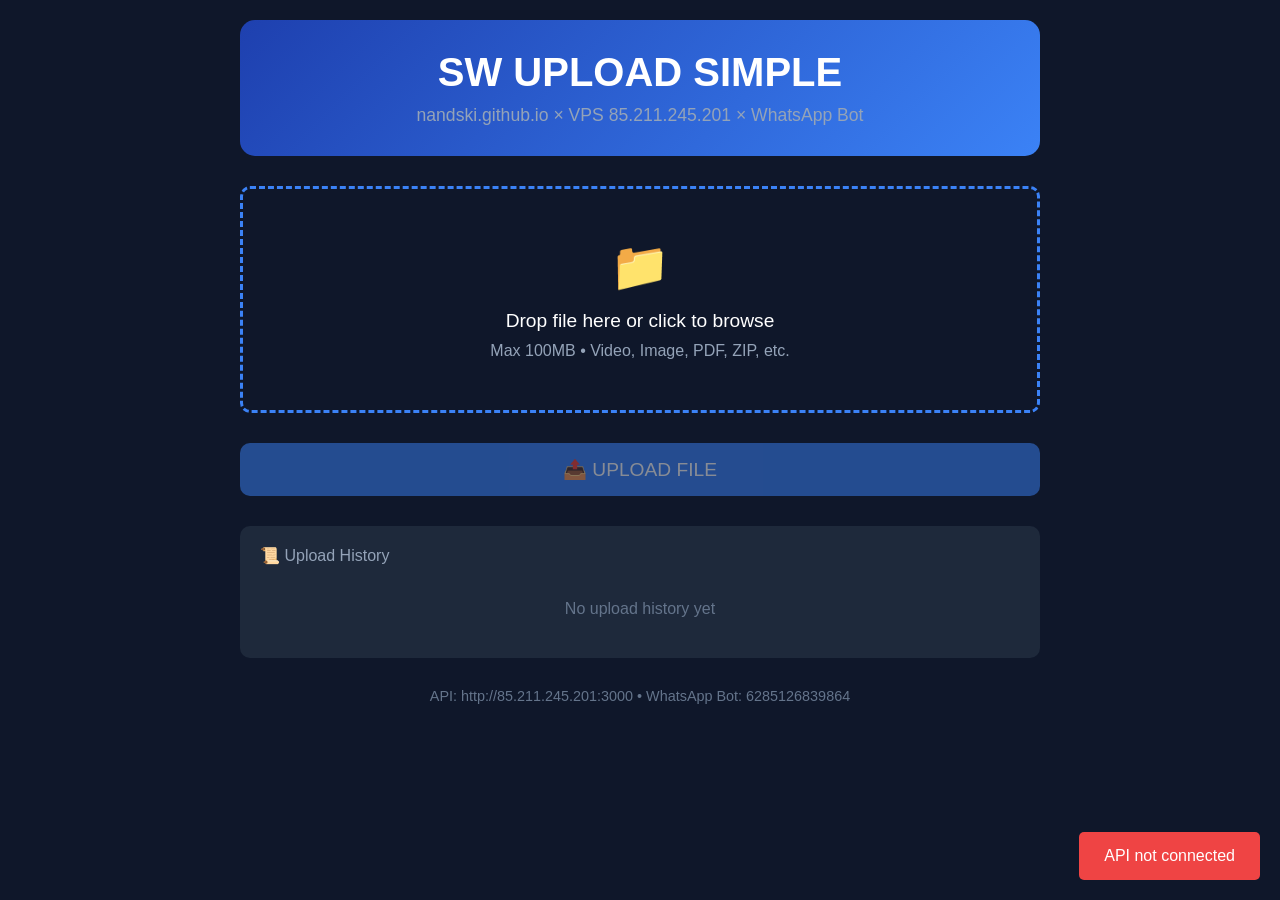
<file: upload-sw.html>
<!DOCTYPE html>
<html>
<head>
    <title>SW Upload Simple | nandski.github.io × VPS</title>
    <meta name="viewport" content="width=device-width, initial-scale=1.0">
    <style>
        * { margin: 0; padding: 0; box-sizing: border-box; font-family: Arial, sans-serif; }
        body { background: #0f172a; color: #fff; padding: 20px; }
        .container { max-width: 800px; margin: 0 auto; }
        
        .header { 
            text-align: center; 
            padding: 30px; 
            background: linear-gradient(135deg, #1e40af, #3b82f6);
            border-radius: 15px;
            margin-bottom: 30px;
        }
        
        .logo { font-size: 2.5em; font-weight: bold; margin-bottom: 10px; }
        .tagline { color: #94a3b8; font-size: 1.1em; }
        
        .upload-area {
            border: 3px dashed #3b82f6;
            border-radius: 10px;
            padding: 50px 20px;
            text-align: center;
            margin-bottom: 20px;
            cursor: pointer;
            transition: all 0.3s;
        }
        
        .upload-area:hover { background: rgba(59, 130, 246, 0.1); }
        
        .upload-icon { font-size: 3em; color: #3b82f6; margin-bottom: 15px; }
        
        .file-preview {
            background: #1e293b;
            padding: 15px;
            border-radius: 10px;
            margin-bottom: 15px;
            display: none;
        }
        
        .file-info { display: flex; justify-content: space-between; }
        
        .upload-btn {
            width: 100%;
            padding: 15px;
            background: #3b82f6;
            color: white;
            border: none;
            border-radius: 10px;
            font-size: 1.2em;
            cursor: pointer;
            margin-top: 10px;
        }
        
        .upload-btn:disabled { opacity: 0.5; cursor: not-allowed; }
        
        .result-box {
            background: #1e293b;
            padding: 25px;
            border-radius: 10px;
            margin-top: 30px;
            text-align: center;
            display: none;
        }
        
        .nand-code {
            font-size: 2em;
            font-weight: bold;
            color: #10b981;
            margin: 15px 0;
            padding: 10px;
            background: #064e3b;
            border-radius: 5px;
        }
        
        .buttons {
            display: flex;
            gap: 10px;
            margin-top: 15px;
        }
        
        .btn {
            flex: 1;
            padding: 12px;
            border: none;
            border-radius: 5px;
            cursor: pointer;
            font-weight: bold;
        }
        
        .copy-btn { background: #3b82f6; color: white; }
        .wa-btn { background: #10b981; color: white; }
        
        .history {
            margin-top: 30px;
            background: #1e293b;
            padding: 20px;
            border-radius: 10px;
        }
        
        .history-title { margin-bottom: 15px; color: #94a3b8; }
        
        .history-item {
            padding: 10px;
            border-bottom: 1px solid #334155;
            display: flex;
            justify-content: space-between;
        }
        
        .toast {
            position: fixed;
            bottom: 20px;
            right: 20px;
            background: #10b981;
            color: white;
            padding: 15px 25px;
            border-radius: 5px;
            display: none;
        }
    </style>
</head>
<body>
    <div class="container">
        <div class="header">
            <div class="logo">SW UPLOAD SIMPLE</div>
            <div class="tagline">nandski.github.io × VPS 85.211.245.201 × WhatsApp Bot</div>
        </div>
        
        <div class="upload-area" id="uploadZone">
            <div class="upload-icon">📁</div>
            <div style="font-size: 1.2em; margin-bottom: 10px;">Drop file here or click to browse</div>
            <div style="color: #94a3b8;">Max 100MB • Video, Image, PDF, ZIP, etc.</div>
            <input type="file" id="fileInput" style="display: none;">
        </div>
        
        <div class="file-preview" id="filePreview">
            <div class="file-info">
                <div>
                    <div id="fileName" style="font-weight: bold;"></div>
                    <div id="fileSize" style="color: #94a3b8; font-size: 0.9em;"></div>
                </div>
                <div id="removeFile" style="color: #ef4444; cursor: pointer;">✕</div>
            </div>
        </div>
        
        <button class="upload-btn" id="uploadBtn" disabled>📤 UPLOAD FILE</button>
        
        <div class="result-box" id="resultBox">
            <div style="color: #10b981; font-size: 1.5em;">✅ Upload Success!</div>
            <div>Your NAND Code:</div>
            <div class="nand-code" id="nandCode">NAND-XXXXXXXXXXXX</div>
            <div id="fileInfo" style="color: #94a3b8; margin-bottom: 15px;"></div>
            
            <div>Send to WhatsApp Bot:</div>
            <div style="background: #064e3b; padding: 10px; border-radius: 5px; margin: 10px 0;">
                <strong>6285126839864</strong>
            </div>
            
            <div class="buttons">
                <button class="btn copy-btn" id="copyBtn">📋 Copy Code</button>
                <button class="btn wa-btn" id="waBtn" onclick="sendToWhatsApp()">📱 Send to WhatsApp</button>
            </div>
        </div>
        
        <div class="history">
            <div class="history-title">📜 Upload History</div>
            <div id="historyList">
                <div style="text-align: center; color: #64748b; padding: 20px;">
                    No upload history yet
                </div>
            </div>
        </div>
        
        <div style="text-align: center; margin-top: 30px; color: #64748b; font-size: 0.9em;">
            API: http://85.211.245.201:3000 • WhatsApp Bot: 6285126839864
        </div>
    </div>
    
    <div class="toast" id="toast"></div>
    
    <script>
        // API Configuration
        const API_URL = 'http://85.211.245.201:3000';
        let selectedFile = null;
        
        // DOM Elements
        const uploadZone = document.getElementById('uploadZone');
        const fileInput = document.getElementById('fileInput');
        const filePreview = document.getElementById('filePreview');
        const fileName = document.getElementById('fileName');
        const fileSize = document.getElementById('fileSize');
        const removeFile = document.getElementById('removeFile');
        const uploadBtn = document.getElementById('uploadBtn');
        const resultBox = document.getElementById('resultBox');
        const nandCode = document.getElementById('nandCode');
        const fileInfo = document.getElementById('fileInfo');
        const copyBtn = document.getElementById('copyBtn');
        const historyList = document.getElementById('historyList');
        const toast = document.getElementById('toast');
        
        // Event Listeners
        uploadZone.addEventListener('click', () => fileInput.click());
        uploadZone.addEventListener('dragover', (e) => {
            e.preventDefault();
            uploadZone.style.background = 'rgba(59, 130, 246, 0.1)';
        });
        uploadZone.addEventListener('dragleave', () => {
            uploadZone.style.background = '';
        });
        uploadZone.addEventListener('drop', (e) => {
            e.preventDefault();
            uploadZone.style.background = '';
            if (e.dataTransfer.files[0]) {
                handleFile(e.dataTransfer.files[0]);
            }
        });
        
        fileInput.addEventListener('change', (e) => {
            if (e.target.files[0]) {
                handleFile(e.target.files[0]);
            }
        });
        
        removeFile.addEventListener('click', () => {
            selectedFile = null;
            fileInput.value = '';
            filePreview.style.display = 'none';
            uploadBtn.disabled = true;
        });
        
        uploadBtn.addEventListener('click', uploadFile);
        copyBtn.addEventListener('click', copyCode);
        
        // File Handling
        function handleFile(file) {
            if (file.size > 100 * 1024 * 1024) {
                showToast('File too large! Max 100MB', 'error');
                return;
            }
            
            selectedFile = file;
            fileName.textContent = file.name;
            fileSize.textContent = formatBytes(file.size);
            filePreview.style.display = 'block';
            uploadBtn.disabled = false;
        }
        
        // Upload Function
        async function uploadFile() {
            if (!selectedFile) return;
            
            const formData = new FormData();
            formData.append('file', selectedFile);
            
            uploadBtn.disabled = true;
            uploadBtn.textContent = 'Uploading...';
            
            try {
                const response = await fetch(`${API_URL}/upload`, {
                    method: 'POST',
                    body: formData
                });
                
                const data = await response.json();
                
                if (data.success) {
                    // Show result
                    nandCode.textContent = data.code;
                    fileInfo.textContent = `${data.filename} • ${data.size}`;
                    resultBox.style.display = 'block';
                    
                    // Save to history
                    saveToHistory(data);
                    
                    // Clear file
                    selectedFile = null;
                    fileInput.value = '';
                    filePreview.style.display = 'none';
                    
                    showToast('Upload successful!');
                } else {
                    showToast(data.message || 'Upload failed', 'error');
                }
                
            } catch (error) {
                console.error('Upload error:', error);
                showToast('Network error!', 'error');
            }
            
            uploadBtn.disabled = false;
            uploadBtn.textContent = '📤 UPLOAD FILE';
        }
        
        // Send to WhatsApp
        function sendToWhatsApp() {
            const phone = '6285126839864';
            const message = encodeURIComponent(nandCode.textContent);
            window.open(`https://wa.me/${phone}?text=${message}`, '_blank');
        }
        
        // Copy Code
        function copyCode() {
            navigator.clipboard.writeText(nandCode.textContent)
                .then(() => showToast('Code copied!'))
                .catch(() => showToast('Copy failed', 'error'));
        }
        
        // History Functions
        function saveToHistory(data) {
            let history = JSON.parse(localStorage.getItem('uploadHistory') || '[]');
            
            history.unshift({
                code: data.code,
                filename: data.filename,
                size: data.size,
                time: new Date().toLocaleString(),
                url: data.download_url
            });
            
            // Keep only last 10 items
            if (history.length > 10) history.pop();
            
            localStorage.setItem('uploadHistory', JSON.stringify(history));
            loadHistory();
        }
        
        function loadHistory() {
            const history = JSON.parse(localStorage.getItem('uploadHistory') || '[]');
            
            if (history.length === 0) {
                historyList.innerHTML = '<div style="text-align: center; color: #64748b; padding: 20px;">No upload history yet</div>';
                return;
            }
            
            historyList.innerHTML = history.map(item => `
                <div class="history-item">
                    <div>
                        <div style="font-weight: bold; color: #10b981;">${item.code}</div>
                        <div style="font-size: 0.9em; color: #94a3b8;">${item.filename}</div>
                    </div>
                    <div style="font-size: 0.8em; color: #64748b;">${item.time}</div>
                </div>
            `).join('');
        }
        
        // Utilities
        function formatBytes(bytes) {
            if (bytes === 0) return '0 Bytes';
            const k = 1024;
            const sizes = ['Bytes', 'KB', 'MB', 'GB'];
            const i = Math.floor(Math.log(bytes) / Math.log(k));
            return parseFloat((bytes / Math.pow(k, i)).toFixed(2)) + ' ' + sizes[i];
        }
        
        function showToast(message, type = 'success') {
            toast.textContent = message;
            toast.style.background = type === 'error' ? '#ef4444' : '#10b981';
            toast.style.display = 'block';
            
            setTimeout(() => {
                toast.style.display = 'none';
            }, 3000);
        }
        
        // Load history on page load
        loadHistory();
        
        // Test API connection
        fetch(`${API_URL}/`)
            .then(() => console.log('API connected'))
            .catch(() => showToast('API not connected', 'error'));
    </script>
</body>
</html>
</file>
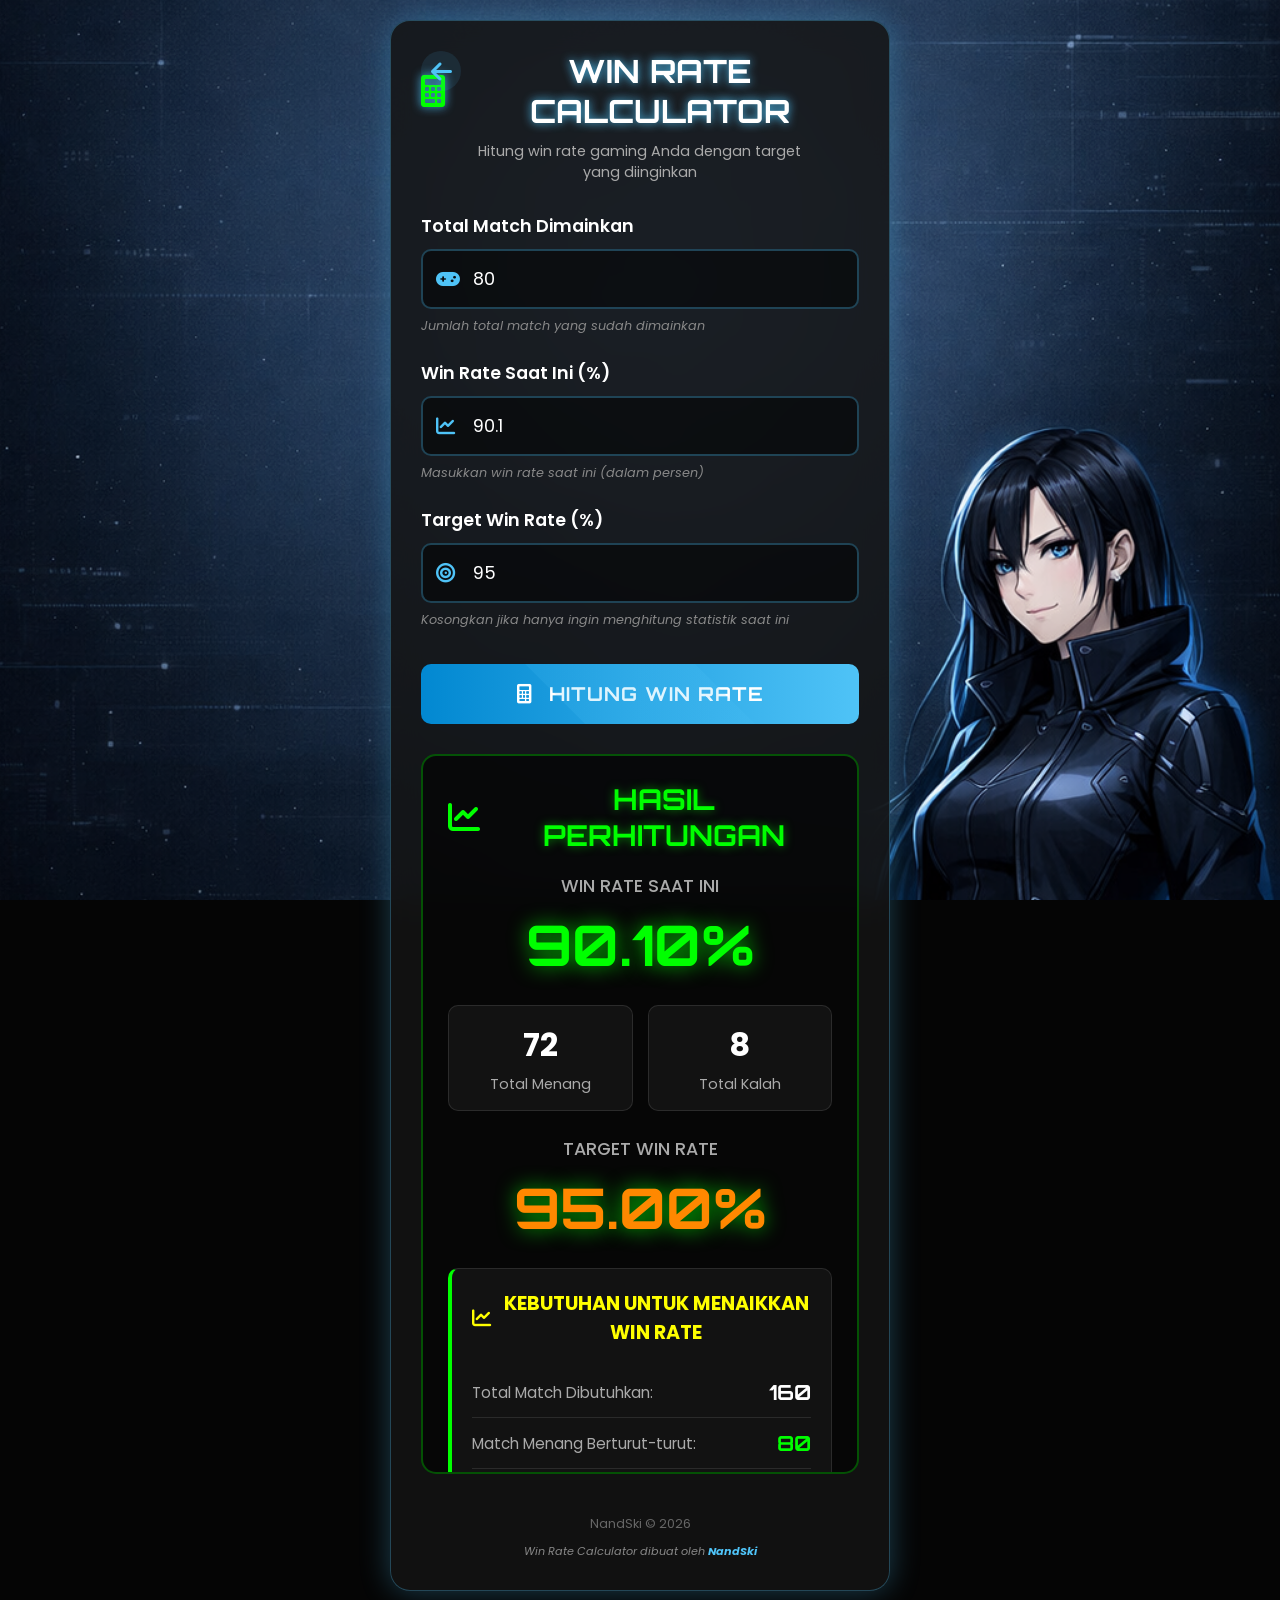
<file: winrate-calculate.html>
<!DOCTYPE html>
<html lang="id">
<head>
    <meta charset="UTF-8">
    <meta name="viewport" content="width=device-width, initial-scale=1.0">
    <title>Win Rate Calculator - Target WR | Nand Ski</title>
    <link rel="stylesheet" href="https://cdnjs.cloudflare.com/ajax/libs/font-awesome/6.0.0/css/all.min.css">
    <link rel="stylesheet" href="winrate-style.css">
</head>
<body>
    <div class="container">
        <div class="header">
            <a href="index.html" class="back-btn" aria-label="Kembali ke halaman utama">
                <i class="fas fa-arrow-left"></i>
            </a>
            <h1><i class="fas fa-calculator"></i> WIN RATE CALCULATOR</h1>
            <p>Hitung win rate gaming Anda dengan target yang diinginkan</p>
        </div>

        <div class="input-group">
            <label for="totalMatch">Total Match Dimainkan</label>
            <div class="input-wrapper">
                <i class="fas fa-gamepad"></i>
                <input type="number" id="totalMatch" placeholder="Masukkan jumlah match" min="1" value="80">
            </div>
            <div class="input-hint">Jumlah total match yang sudah dimainkan</div>
        </div>

        <div class="input-group">
            <label for="currentWR">Win Rate Saat Ini (%)</label>
            <div class="input-wrapper">
                <i class="fas fa-chart-line"></i>
                <input type="number" id="currentWR" placeholder="Contoh: 90.1, 37.9, 20, 10.03" step="0.01" min="0" max="100" value="90.1">
            </div>
            <div class="input-hint">Masukkan win rate saat ini (dalam persen)</div>
        </div>

        <div class="input-group">
            <label for="targetWR">Target Win Rate (%)</label>
            <div class="input-wrapper">
                <i class="fas fa-bullseye"></i>
                <input type="number" id="targetWR" placeholder="Masukkan target win rate" step="0.01" min="0" max="100" value="95">
            </div>
            <div class="input-hint">Kosongkan jika hanya ingin menghitung statistik saat ini</div>
        </div>

        <button class="calculate-btn" onclick="calculateWinRate()" aria-label="Hitung win rate">
            <i class="fas fa-calculator"></i> HITUNG WIN RATE
        </button>

        <div class="result-container" id="resultContainer">
            <div class="result-header">
                <i class="fas fa-chart-line"></i>
                <h2>HASIL PERHITUNGAN</h2>
            </div>
            
            <!-- Status Saat Ini -->
            <div class="win-rate-target">
                <h3>WIN RATE SAAT INI</h3>
                <div class="win-rate-display" id="currentWRDisplay">0%</div>
            </div>
            
            <div class="calculation-results">
                <div class="result-box">
                    <div class="result-value" id="totalWinResult">0</div>
                    <div class="result-label">Total Menang</div>
                </div>
                <div class="result-box">
                    <div class="result-value" id="totalLoseResult">0</div>
                    <div class="result-label">Total Kalah</div>
                </div>
            </div>
            
            <!-- Bagian Target -->
            <div id="targetSection">
                <div class="win-rate-target">
                    <h3>TARGET WIN RATE</h3>
                    <div class="win-rate-display" id="targetWRDisplay">0%</div>
                </div>
                
                <!-- Untuk Menaikkan Win Rate -->
                <div class="match-requirements" id="increaseSection">
                    <h3><i class="fas fa-chart-line"></i> KEBUTUHAN UNTUK MENAIKKAN WIN RATE</h3>
                    
                    <div class="requirement-item">
                        <div class="requirement-label">Total Match Dibutuhkan:</div>
                        <div class="requirement-value" id="requiredMatches">0</div>
                    </div>
                    
                    <div class="requirement-item">
                        <div class="requirement-label">Match Menang Berturut-turut:</div>
                        <div class="requirement-value" id="winStreakNeeded">0</div>
                    </div>
                    
                    <div class="requirement-item">
                        <div class="requirement-label">Win Rate per Match:</div>
                        <div class="requirement-value" id="requiredWinRate">0%</div>
                    </div>
                </div>
                
                <!-- Untuk Menurunkan Win Rate -->
                <div class="match-requirements" id="decreaseSection" style="display: none;">
                    <h3><i class="fas fa-chart-line-down"></i> KEBUTUHAN UNTUK MENURUNKAN WIN RATE</h3>
                    
                    <div class="requirement-item">
                        <div class="requirement-label">Total Match Dibutuhkan:</div>
                        <div class="requirement-value" id="decreaseMatches">0</div>
                    </div>
                    
                    <div class="requirement-item">
                        <div class="requirement-label">Match Kalah Berturut-turut:</div>
                        <div class="requirement-value" id="loseStreakNeeded">0</div>
                    </div>
                    
                    <div class="requirement-item">
                        <div class="requirement-label">Win Rate per Match:</div>
                        <div class="requirement-value" id="decreaseWinRate">0%</div>
                    </div>
                </div>
                
                <!-- Statistik Detail -->
                <div class="stats-detail">
                    <h3><i class="fas fa-list-check"></i> STATISTIK DETAIL</h3>
                    
                    <div class="detail-grid">
                        <div class="detail-item">
                            <div class="detail-icon"><i class="fas fa-percentage"></i></div>
                            <div class="detail-content">
                                <div class="detail-label">Selisih Win Rate</div>
                                <div class="detail-value" id="wrDifference">0%</div>
                            </div>
                        </div>
                        
                        <div class="detail-item">
                            <div class="detail-icon"><i class="fas fa-arrow-trend-up"></i></div>
                            <div class="detail-content">
                                <div class="detail-label">Perubahan Dibutuhkan</div>
                                <div class="detail-value" id="wrChangeNeeded">0%</div>
                            </div>
                        </div>
                        
                        <div class="detail-item">
                            <div class="detail-icon"><i class="fas fa-calendar-alt"></i></div>
                            <div class="detail-content">
                                <div class="detail-label">Estimasi Waktu</div>
                                <div class="detail-value" id="estimatedTime">0 hari</div>
                            </div>
                        </div>
                    </div>
                </div>
            </div>
            
            <!-- Rekomendasi -->
            <div class="info-box" id="recommendation">
                <h4><i class="fas fa-lightbulb"></i> REKOMENDASI</h4>
                <p>Mainkan lebih banyak match dengan performa konsisten untuk meningkatkan win rate Anda!</p>
            </div>
        </div>

        <div class="footer">
            NandSki ©️ 2026
            <div class="credit">
                Win Rate Calculator dibuat oleh <strong>NandSki</strong>
            </div>
        </div>
    </div>

    <script src="winrate-script.js"></script>
</body>
</html>
</file>
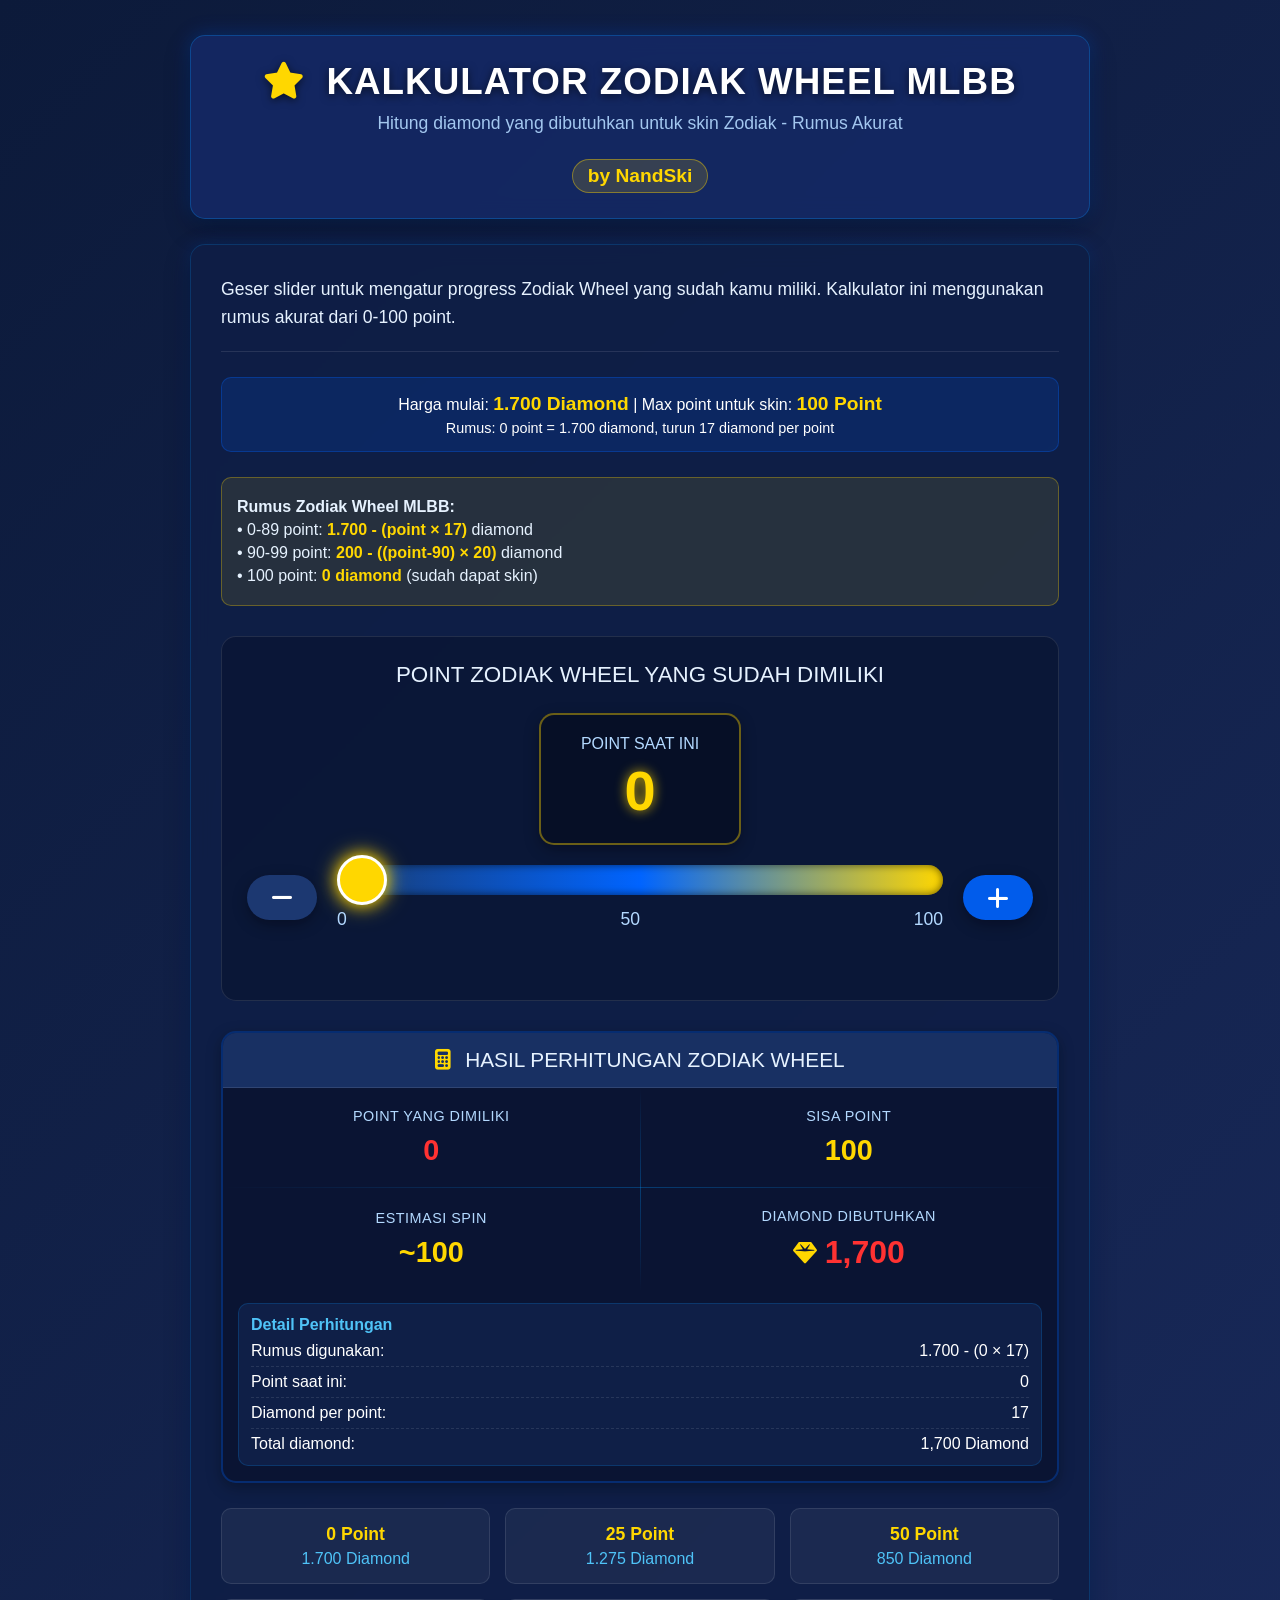
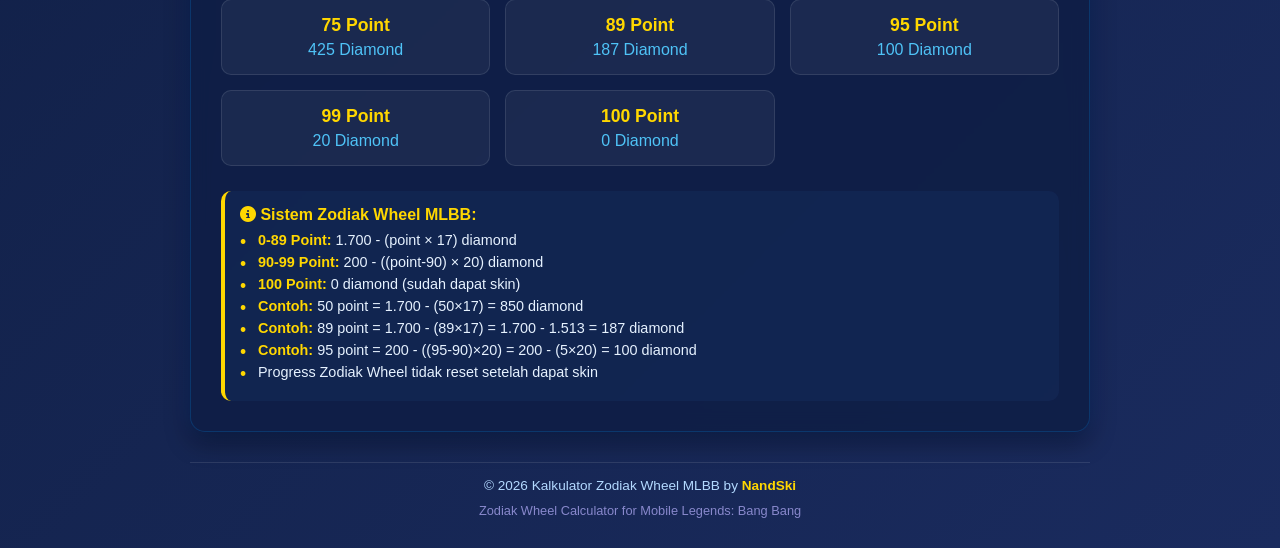
<file: zodiac-calculate.html>
<!DOCTYPE html>
<html lang="id">
<head>
    <meta charset="UTF-8">
    <meta name="viewport" content="width=device-width, initial-scale=1.0">
    <title>Kalkulator Zodiak Wheel MLBB - NandSki</title>
    <link rel="stylesheet" href="https://cdnjs.cloudflare.com/ajax/libs/font-awesome/6.4.0/css/all.min.css">
    <style>
        * {
            margin: 0;
            padding: 0;
            box-sizing: border-box;
            font-family: 'Segoe UI', Tahoma, Geneva, Verdana, sans-serif;
        }
        
        body {
            background: linear-gradient(135deg, #0c1a3a 0%, #1a2b5e 100%);
            color: #fff;
            min-height: 100vh;
            padding: 15px;
            display: flex;
            flex-direction: column;
            align-items: center;
            overflow-x: hidden;
            position: relative;
        }
        
        .container {
            max-width: 900px;
            width: 100%;
            margin: 0 auto;
            z-index: 10;
            position: relative;
        }
        
        /* Tombol Back */
        .back-button {
            position: absolute;
            top: 15px;
            left: 15px;
            background: rgba(30, 60, 120, 0.9);
            color: white;
            border: none;
            border-radius: 50px;
            padding: 10px 20px;
            font-size: 1rem;
            cursor: pointer;
            display: flex;
            align-items: center;
            gap: 8px;
            transition: all 0.3s;
            z-index: 100;
            text-decoration: none;
            border: 1px solid rgba(100, 150, 255, 0.4);
            box-shadow: 0 4px 12px rgba(0, 0, 0, 0.3);
        }
        
        .back-button:hover {
            background: rgba(40, 80, 160, 0.9);
            transform: translateY(-2px);
            box-shadow: 0 6px 15px rgba(0, 0, 0, 0.4);
        }
        
        .back-button i {
            font-size: 1.2rem;
        }
        
        header {
            text-align: center;
            margin-bottom: 25px;
            padding: 25px;
            background: rgba(20, 40, 100, 0.9);
            border-radius: 15px;
            box-shadow: 0 10px 25px rgba(0, 0, 0, 0.4), 0 0 20px rgba(0, 100, 255, 0.3);
            color: white;
            position: relative;
            overflow: hidden;
            border: 1px solid rgba(0, 150, 255, 0.3);
            backdrop-filter: blur(10px);
            margin-top: 20px;
        }
        
        h1 {
            font-size: 2.3rem;
            margin-bottom: 10px;
            text-shadow: 0 2px 8px rgba(0, 0, 0, 0.6);
            color: #fff;
            letter-spacing: 1px;
        }
        
        h1 i {
            color: #ffd700;
            margin-right: 10px;
        }
        
        .subtitle {
            font-size: 1.1rem;
            opacity: 0.9;
            margin-bottom: 15px;
            color: #b3d9ff;
        }
        
        .creator {
            color: #ffd700;
            font-weight: bold;
            font-size: 1.2rem;
            margin-top: 10px;
            display: inline-block;
            padding: 5px 15px;
            background: rgba(255, 215, 0, 0.15);
            border-radius: 20px;
            border: 1px solid rgba(255, 215, 0, 0.4);
        }
        
        .calculator-container {
            background: rgba(15, 30, 70, 0.9);
            border-radius: 15px;
            padding: 30px;
            box-shadow: 0 10px 25px rgba(0, 0, 0, 0.4), 0 0 20px rgba(0, 100, 255, 0.2);
            margin-bottom: 30px;
            border: 1px solid rgba(0, 150, 255, 0.2);
            backdrop-filter: blur(10px);
        }
        
        .calculator-description {
            font-size: 1.1rem;
            line-height: 1.6;
            margin-bottom: 25px;
            padding-bottom: 20px;
            border-bottom: 1px solid rgba(255, 255, 255, 0.1);
            color: #e6f2ff;
        }
        
        .price-info {
            background: rgba(0, 100, 255, 0.15);
            border-radius: 10px;
            padding: 15px;
            margin-bottom: 25px;
            border: 1px solid rgba(0, 100, 255, 0.3);
            text-align: center;
        }
        
        .price-info .highlight {
            color: #ffd700;
            font-weight: bold;
            font-size: 1.2rem;
        }
        
        .zodiac-system-info {
            background: rgba(255, 215, 0, 0.1);
            border-radius: 10px;
            padding: 15px;
            margin: 20px 0;
            border: 1px solid rgba(255, 215, 0, 0.3);
        }
        
        .zodiac-system-info p {
            margin: 5px 0;
            color: #e6f2ff;
        }
        
        .slider-section {
            margin: 30px 0;
            padding: 25px;
            background: rgba(10, 20, 50, 0.7);
            border-radius: 15px;
            border: 1px solid rgba(255, 255, 255, 0.1);
        }
        
        .slider-header {
            text-align: center;
            margin-bottom: 25px;
        }
        
        .slider-label {
            font-size: 1.4rem;
            color: #e6f2ff;
            margin-bottom: 10px;
        }
        
        .point-display {
            display: flex;
            flex-direction: column;
            align-items: center;
            margin-bottom: 30px;
        }
        
        .point-value-container {
            background: rgba(0, 0, 0, 0.3);
            border-radius: 15px;
            padding: 20px 40px;
            min-width: 200px;
            text-align: center;
            border: 2px solid rgba(255, 215, 0, 0.4);
            box-shadow: 0 5px 15px rgba(0, 0, 0, 0.3);
            margin-bottom: 20px;
        }
        
        .point-value-label {
            font-size: 1rem;
            color: #b3d9ff;
            margin-bottom: 5px;
        }
        
        .point-value {
            font-size: 3.5rem;
            font-weight: bold;
            color: #ffd700;
            text-shadow: 0 0 12px rgba(255, 215, 0, 0.8);
        }
        
        .slider-controls {
            display: flex;
            align-items: center;
            gap: 20px;
            margin-bottom: 15px;
            width: 100%;
        }
        
        /* Tombol Oval */
        .point-control {
            background: rgba(0, 100, 255, 0.8);
            color: white;
            border: none;
            border-radius: 25px;
            width: 70px;
            height: 45px;
            font-size: 1.5rem;
            cursor: pointer;
            display: flex;
            align-items: center;
            justify-content: center;
            transition: all 0.3s;
            box-shadow: 0 5px 15px rgba(0, 0, 0, 0.3);
        }
        
        .point-control:hover {
            transform: translateY(-2px);
            box-shadow: 0 8px 20px rgba(0, 0, 0, 0.4);
        }
        
        .point-control:active {
            transform: translateY(0);
        }
        
        .point-control.decrease {
            background: rgba(30, 60, 120, 0.9);
        }
        
        .point-control.increase {
            background: rgba(0, 100, 255, 0.9);
        }
        
        .slider-container {
            flex-grow: 1;
            position: relative;
        }
        
        .slider {
            width: 100%;
            height: 30px;
            -webkit-appearance: none;
            appearance: none;
            background: linear-gradient(to right, #1a3c72, #0064ff, #ffd700);
            border-radius: 15px;
            outline: none;
            box-shadow: inset 0 0 8px rgba(0, 0, 0, 0.6);
        }
        
        .slider::-webkit-slider-thumb {
            -webkit-appearance: none;
            appearance: none;
            width: 50px;
            height: 50px;
            border-radius: 50%;
            background: #ffd700;
            cursor: pointer;
            box-shadow: 0 0 15px rgba(255, 215, 0, 0.9), 0 0 25px rgba(255, 215, 0, 0.6);
            border: 3px solid white;
            transition: all 0.2s;
        }
        
        .slider::-moz-range-thumb {
            width: 50px;
            height: 50px;
            border-radius: 50%;
            background: #ffd700;
            cursor: pointer;
            box-shadow: 0 0 15px rgba(255, 215, 0, 0.9), 0 0 25px rgba(255, 215, 0, 0.6);
            border: 3px solid white;
        }
        
        .slider::-webkit-slider-thumb:hover {
            transform: scale(1.1);
            box-shadow: 0 0 20px rgba(255, 215, 0, 1), 0 0 35px rgba(255, 215, 0, 0.8);
        }
        
        .slider-range {
            display: flex;
            justify-content: space-between;
            margin-top: 10px;
            font-size: 1.1rem;
            color: #b3d9ff;
        }
        
        .calculation-result {
            background: rgba(10, 20, 50, 0.9);
            border-radius: 15px;
            padding: 0;
            margin-top: 30px;
            border: 2px solid rgba(0, 100, 255, 0.3);
            box-shadow: 0 5px 15px rgba(0, 0, 0, 0.3);
            overflow: hidden;
        }
        
        .result-title {
            font-size: 1.3rem;
            margin: 0;
            color: #e6f2ff;
            text-align: center;
            padding: 15px;
            background: rgba(30, 60, 120, 0.7);
            border-bottom: 1px solid rgba(255, 255, 255, 0.1);
        }
        
        .result-title i {
            color: #ffd700;
            margin-right: 8px;
        }
        
        .result-grid {
            display: grid;
            grid-template-columns: 1fr 1px 1fr;
            grid-template-rows: 1fr 1px 1fr;
            height: 200px;
        }
        
        .separator-h {
            grid-column: 1 / -1;
            grid-row: 2;
            background: linear-gradient(to right, transparent, rgba(0, 150, 255, 0.3), transparent);
        }
        
        .separator-v {
            grid-column: 2;
            grid-row: 1 / -1;
            background: linear-gradient(to bottom, transparent, rgba(0, 150, 255, 0.3), transparent);
        }
        
        .result-item {
            padding: 20px;
            display: flex;
            flex-direction: column;
            justify-content: center;
            align-items: center;
            text-align: center;
        }
        
        .result-item:nth-child(1) {
            grid-column: 1;
            grid-row: 1;
        }
        
        .result-item:nth-child(2) {
            grid-column: 3;
            grid-row: 1;
        }
        
        .result-item:nth-child(3) {
            grid-column: 1;
            grid-row: 3;
        }
        
        .result-item:nth-child(4) {
            grid-column: 3;
            grid-row: 3;
        }
        
        .result-label {
            color: #b3d9ff;
            font-size: 0.9rem;
            margin-bottom: 10px;
            text-transform: uppercase;
            letter-spacing: 0.5px;
        }
        
        .result-value {
            color: #ffd700;
            font-weight: bold;
            font-size: 1.8rem;
        }
        
        .result-value.diamond {
            font-size: 2rem;
            color: #ffd700;
            display: flex;
            align-items: center;
            gap: 8px;
        }
        
        .diamond-icon-small {
            color: #ffd700;
            font-size: 1.5rem;
        }
        
        .spin-details {
            background: rgba(30, 60, 120, 0.3);
            border-radius: 10px;
            padding: 12px;
            margin: 15px;
            border: 1px solid rgba(0, 150, 255, 0.2);
        }
        
        .spin-details-title {
            color: #4fc3f7;
            font-weight: bold;
            margin-bottom: 8px;
            font-size: 1rem;
        }
        
        .spin-detail {
            display: flex;
            justify-content: space-between;
            margin-bottom: 6px;
            padding-bottom: 6px;
            border-bottom: 1px dashed rgba(255, 255, 255, 0.1);
        }
        
        .spin-detail:last-child {
            border-bottom: none;
            margin-bottom: 0;
            padding-bottom: 0;
        }
        
        .quick-reference {
            display: grid;
            grid-template-columns: repeat(3, 1fr);
            gap: 15px;
            margin-top: 25px;
        }
        
        .reference-item {
            background: rgba(255, 255, 255, 0.05);
            border-radius: 10px;
            padding: 15px;
            text-align: center;
            transition: all 0.3s;
            border: 1px solid rgba(255, 255, 255, 0.1);
        }
        
        .reference-item:hover {
            background: rgba(255, 255, 255, 0.1);
            transform: translateY(-3px);
            box-shadow: 0 8px 15px rgba(0, 0, 0, 0.2);
        }
        
        .reference-point {
            font-weight: bold;
            color: #ffd700;
            font-size: 1.1rem;
            margin-bottom: 5px;
        }
        
        .reference-diamond {
            color: #4fc3f7;
            font-size: 1rem;
        }
        
        .note-section {
            background: rgba(30, 60, 120, 0.2);
            border-radius: 10px;
            padding: 15px;
            margin-top: 25px;
            border-left: 4px solid #ffd700;
        }
        
        .note-title {
            color: #ffd700;
            font-weight: bold;
            margin-bottom: 8px;
            font-size: 1rem;
        }
        
        .note-list {
            list-style-type: none;
            padding-left: 0;
        }
        
        .note-list li {
            margin-bottom: 6px;
            padding-left: 18px;
            position: relative;
            color: #e6f2ff;
            font-size: 0.9rem;
        }
        
        .note-list li:before {
            content: "•";
            color: #ffd700;
            position: absolute;
            left: 0;
            font-size: 1.1rem;
        }
        
        footer {
            text-align: center;
            margin-top: 30px;
            padding: 15px;
            color: #b3d9ff;
            font-size: 0.85rem;
            width: 100%;
            border-top: 1px solid rgba(255, 255, 255, 0.1);
        }
        
        .highlight {
            color: #ffd700;
            font-weight: bold;
        }
        
        @media (max-width: 768px) {
            h1 {
                font-size: 2rem;
            }
            
            .calculator-container {
                padding: 20px;
            }
            
            .quick-reference {
                grid-template-columns: repeat(2, 1fr);
            }
            
            .point-value {
                font-size: 2.8rem;
            }
            
            .back-button {
                padding: 8px 15px;
                font-size: 0.9rem;
                top: 10px;
                left: 10px;
            }
            
            .slider-controls {
                flex-direction: column;
                gap: 15px;
            }
            
            .slider-container {
                width: 100%;
            }
            
            .result-grid {
                height: 180px;
                grid-template-rows: 1fr 1px 1fr;
            }
            
            .result-item {
                padding: 15px;
            }
            
            .result-label {
                font-size: 0.8rem;
            }
            
            .result-value {
                font-size: 1.5rem;
            }
            
            .result-value.diamond {
                font-size: 1.6rem;
            }
            
            .point-control {
                width: 60px;
                height: 40px;
                font-size: 1.3rem;
            }
        }
        
        @keyframes highlight {
            0% { transform: scale(1); }
            50% { transform: scale(1.05); }
            100% { transform: scale(1); }
        }
        
        .highlight-animation {
            animation: highlight 0.5s ease;
        }
    </style>
</head>
<body>
    <div class="container">
        <header>
            <h1><i class="fas fa-star"></i> KALKULATOR ZODIAK WHEEL MLBB</h1>
            <p class="subtitle">Hitung diamond yang dibutuhkan untuk skin Zodiak - Rumus Akurat</p>
            <div class="creator">by NandSki</div>
        </header>
        
        <main class="calculator-container">
            <div class="calculator-description">
                <p>Geser slider untuk mengatur progress Zodiak Wheel yang sudah kamu miliki. Kalkulator ini menggunakan rumus akurat dari 0-100 point.</p>
            </div>
            
            <div class="price-info">
                <p>Harga mulai: <span class="highlight">1.700 Diamond</span> | Max point untuk skin: <span class="highlight">100 Point</span></p>
                <p style="font-size: 0.9rem; margin-top: 5px;">Rumus: 0 point = 1.700 diamond, turun 17 diamond per point</p>
            </div>
            
            <div class="zodiac-system-info">
                <p><strong>Rumus Zodiak Wheel MLBB:</strong></p>
                <p>• 0-89 point: <span class="highlight">1.700 - (point × 17)</span> diamond</p>
                <p>• 90-99 point: <span class="highlight">200 - ((point-90) × 20)</span> diamond</p>
                <p>• 100 point: <span class="highlight">0 diamond</span> (sudah dapat skin)</p>
            </div>
            
            <div class="slider-section">
                <div class="slider-header">
                    <div class="slider-label">POINT ZODIAK WHEEL YANG SUDAH DIMILIKI</div>
                </div>
                
                <div class="point-display">
                    <div class="point-value-container">
                        <div class="point-value-label">POINT SAAT INI</div>
                        <div class="point-value" id="pointValue">0</div>
                    </div>
                    
                    <div class="slider-controls">
                        <button class="point-control decrease" id="decreaseBtn">
                            <i class="fas fa-minus"></i>
                        </button>
                        
                        <div class="slider-container">
                            <input type="range" min="0" max="100" value="0" class="slider" id="pointSlider">
                            <div class="slider-range">
                                <span>0</span>
                                <span>50</span>
                                <span>100</span>
                            </div>
                        </div>
                        
                        <button class="point-control increase" id="increaseBtn">
                            <i class="fas fa-plus"></i>
                        </button>
                    </div>
                </div>
            </div>
            
            <div class="calculation-result">
                <div class="result-title">
                    <i class="fas fa-calculator"></i> HASIL PERHITUNGAN ZODIAK WHEEL
                </div>
                
                <div class="result-grid">
                    <div class="result-item">
                        <div class="result-label">Point yang dimiliki</div>
                        <div class="result-value" id="currentPointResult">0</div>
                    </div>
                    
                    <div class="result-item">
                        <div class="result-label">Sisa point</div>
                        <div class="result-value" id="neededPointsResult">100</div>
                    </div>
                    
                    <div class="separator-h"></div>
                    <div class="separator-v"></div>
                    
                    <div class="result-item">
                        <div class="result-label">Estimasi spin</div>
                        <div class="result-value" id="estimatedSpinsResult">~100</div>
                    </div>
                    
                    <div class="result-item">
                        <div class="result-label">Diamond dibutuhkan</div>
                        <div class="result-value diamond" id="diamondResult"><i class="fas fa-gem diamond-icon-small"></i> 1.700</div>
                    </div>
                </div>
                
                <div class="spin-details">
                    <div class="spin-details-title">Detail Perhitungan</div>
                    <div class="spin-detail">
                        <span>Rumus digunakan:</span>
                        <span id="formulaUsed">1.700 - (0 × 17)</span>
                    </div>
                    <div class="spin-detail">
                        <span>Point saat ini:</span>
                        <span id="currentPointDetail">0</span>
                    </div>
                    <div class="spin-detail">
                        <span>Diamond per point:</span>
                        <span id="diamondPerPoint">17</span>
                    </div>
                    <div class="spin-detail">
                        <span>Total diamond:</span>
                        <span id="totalDiamondDetail">1.700</span>
                    </div>
                </div>
            </div>
            
            <div class="quick-reference">
                <div class="reference-item">
                    <div class="reference-point">0 Point</div>
                    <div class="reference-diamond">1.700 Diamond</div>
                </div>
                <div class="reference-item">
                    <div class="reference-point">25 Point</div>
                    <div class="reference-diamond">1.275 Diamond</div>
                </div>
                <div class="reference-item">
                    <div class="reference-point">50 Point</div>
                    <div class="reference-diamond">850 Diamond</div>
                </div>
                <div class="reference-item">
                    <div class="reference-point">75 Point</div>
                    <div class="reference-diamond">425 Diamond</div>
                </div>
                <div class="reference-item">
                    <div class="reference-point">89 Point</div>
                    <div class="reference-diamond">187 Diamond</div>
                </div>
                <div class="reference-item">
                    <div class="reference-point">95 Point</div>
                    <div class="reference-diamond">100 Diamond</div>
                </div>
                <div class="reference-item">
                    <div class="reference-point">99 Point</div>
                    <div class="reference-diamond">20 Diamond</div>
                </div>
                <div class="reference-item">
                    <div class="reference-point">100 Point</div>
                    <div class="reference-diamond">0 Diamond</div>
                </div>
            </div>
            
            <div class="note-section">
                <div class="note-title"><i class="fas fa-info-circle"></i> Sistem Zodiak Wheel MLBB:</div>
                <ul class="note-list">
                    <li><span class="highlight">0-89 Point:</span> 1.700 - (point × 17) diamond</li>
                    <li><span class="highlight">90-99 Point:</span> 200 - ((point-90) × 20) diamond</li>
                    <li><span class="highlight">100 Point:</span> 0 diamond (sudah dapat skin)</li>
                    <li><span class="highlight">Contoh:</span> 50 point = 1.700 - (50×17) = 850 diamond</li>
                    <li><span class="highlight">Contoh:</span> 89 point = 1.700 - (89×17) = 1.700 - 1.513 = 187 diamond</li>
                    <li><span class="highlight">Contoh:</span> 95 point = 200 - ((95-90)×20) = 200 - (5×20) = 100 diamond</li>
                    <li>Progress Zodiak Wheel tidak reset setelah dapat skin</li>
                </ul>
            </div>
        </main>
        
        <footer>
            <p>© 2026 Kalkulator Zodiak Wheel MLBB by <span class="highlight">NandSki</span></p>
            <p style="margin-top: 10px; font-size: 0.8rem; color: #8888cc;">
                Zodiak Wheel Calculator for Mobile Legends: Bang Bang
            </p>
        </footer>
    </div>

    <script>
        // Data untuk Zodiak Wheel MLBB - Rumus Akurat
        const ZODIAC_MAX_POINTS = 100;
        const ZODIAC_BASE_PRICE = 1700; // Harga untuk 0 point
        const ZODIAC_PRICE_DECREASE = 17; // Turun 17 diamond per point (0-89)
        
        // Fungsi hitung diamond berdasarkan rumus yang diberikan
        function calculateZodiacDiamond(point) {
            if (point >= 100) return 0;
            
            // 90-99 point: 200 - ((point-90) × 20)
            if (point >= 90) {
                return 200 - ((point - 90) * 20);
            }
            
            // 0-89 point: 1.700 - (point × 17)
            return ZODIAC_BASE_PRICE - (point * ZODIAC_PRICE_DECREASE);
        }
        
        // Fungsi untuk mendapatkan formula yang digunakan
        function getFormulaUsed(point) {
            if (point >= 100) return "Sudah dapat skin";
            if (point >= 90) return `200 - ((${point}-90) × 20)`;
            return `1.700 - (${point} × 17)`;
        }
        
        // Fungsi untuk mendapatkan diamond per point
        function getDiamondPerPoint(point) {
            if (point >= 100) return 0;
            if (point >= 90) return 20;
            return 17;
        }
        
        // Inisialisasi elemen
        const pointSlider = document.getElementById('pointSlider');
        const pointValue = document.getElementById('pointValue');
        const decreaseBtn = document.getElementById('decreaseBtn');
        const increaseBtn = document.getElementById('increaseBtn');
        
        // Element hasil
        const currentPointResult = document.getElementById('currentPointResult');
        const neededPointsResult = document.getElementById('neededPointsResult');
        const estimatedSpinsResult = document.getElementById('estimatedSpinsResult');
        const diamondResult = document.getElementById('diamondResult');
        const formulaUsed = document.getElementById('formulaUsed');
        const currentPointDetail = document.getElementById('currentPointDetail');
        const diamondPerPoint = document.getElementById('diamondPerPoint');
        const totalDiamondDetail = document.getElementById('totalDiamondDetail');
        
        // Fungsi untuk mengubah nilai point
        function changePoint(change) {
            let newPoint = parseInt(pointSlider.value) + change;
            
            // Batasi antara 0 dan 100
            if (newPoint < 0) newPoint = 0;
            if (newPoint > ZODIAC_MAX_POINTS) newPoint = ZODIAC_MAX_POINTS;
            
            // Update slider
            pointSlider.value = newPoint;
            
            // Update tampilan
            updateDisplay();
            updateCalculation();
            
            // Efek visual pada tombol
            if (change < 0) {
                decreaseBtn.style.transform = 'translateY(-2px)';
                setTimeout(() => {
                    decreaseBtn.style.transform = 'translateY(0)';
                }, 150);
            } else {
                increaseBtn.style.transform = 'translateY(-2px)';
                setTimeout(() => {
                    increaseBtn.style.transform = 'translateY(0)';
                }, 150);
            }
        }
        
        // Fungsi untuk update tampilan point
        function updateDisplay() {
            const point = parseInt(pointSlider.value);
            pointValue.textContent = point;
            
            // Animasi
            pointValue.classList.remove('highlight-animation');
            void pointValue.offsetWidth;
            pointValue.classList.add('highlight-animation');
        }
        
        // Fungsi untuk update perhitungan
        function updateCalculation() {
            const point = parseInt(pointSlider.value);
            
            // Hitung kebutuhan
            const pointsNeeded = ZODIAC_MAX_POINTS - point;
            const diamondNeeded = calculateZodiacDiamond(point);
            
            // Update hasil
            currentPointResult.textContent = point;
            neededPointsResult.textContent = pointsNeeded;
            estimatedSpinsResult.textContent = pointsNeeded > 0 ? `~${pointsNeeded}` : '0';
            diamondResult.innerHTML = `<i class="fas fa-gem diamond-icon-small"></i> ${diamondNeeded.toLocaleString()}`;
            
            // Update detail
            currentPointDetail.textContent = point;
            formulaUsed.textContent = getFormulaUsed(point);
            diamondPerPoint.textContent = getDiamondPerPoint(point);
            totalDiamondDetail.textContent = diamondNeeded.toLocaleString() + " Diamond";
            
            // Animasi perubahan
            diamondResult.classList.remove('highlight-animation');
            void diamondResult.offsetWidth;
            diamondResult.classList.add('highlight-animation');
            
            // Update warna berdasarkan jumlah diamond
            if (diamondNeeded >= 1500) {
                diamondResult.style.color = '#ff3232';
                currentPointResult.style.color = '#ff3232';
            } else if (diamondNeeded >= 1000) {
                diamondResult.style.color = '#ff9900';
                currentPointResult.style.color = '#ff9900';
            } else if (diamondNeeded >= 500) {
                diamondResult.style.color = '#ffcc00';
                currentPointResult.style.color = '#ffcc00';
            } else if (diamondNeeded > 0) {
                diamondResult.style.color = '#a3ffa3';
                currentPointResult.style.color = '#a3ffa3';
            } else {
                diamondResult.style.color = '#4CAF50';
                currentPointResult.style.color = '#4CAF50';
            }
        }
        
        // Event listener untuk slider
        pointSlider.addEventListener('input', () => {
            updateDisplay();
            updateCalculation();
        });
        
        // Event listener untuk tombol +/-
        decreaseBtn.addEventListener('click', () => changePoint(-1));
        increaseBtn.addEventListener('click', () => changePoint(1));
        
        // Event listener untuk tombol keyboard
        document.addEventListener('keydown', (e) => {
            if (e.key === 'ArrowLeft' || e.key === '-') {
                changePoint(-1);
                e.preventDefault();
            } else if (e.key === 'ArrowRight' || e.key === '+' || e.key === '=') {
                changePoint(1);
                e.preventDefault();
            }
        });
        
        // Inisialisasi
        document.addEventListener('DOMContentLoaded', () => {
            // Update tampilan awal
            updateDisplay();
            updateCalculation();
            
            // Efek untuk tombol back
            const backButton = document.querySelector('.back-button');
            backButton.addEventListener('mouseenter', function() {
                this.style.transform = 'translateX(-5px)';
            });
            
            backButton.addEventListener('mouseleave', function() {
                this.style.transform = 'translateX(0)';
            });
            
            // Tampilkan semua perhitungan di console
            console.log("=== KALKULATOR ZODIAK WHEEL MLBB - RUMUS AKURAT ===");
            console.log("Rumus: 0-89 point = 1.700 - (point × 17)");
            console.log("Rumus: 90-99 point = 200 - ((point-90) × 20)");
            console.log("100 point = 0 diamond");
            console.log("\nContoh Perhitungan:");
            
            for (let i = 0; i <= 100; i++) {
                if (i % 10 === 0 || i === 89 || i === 90 || i === 95 || i === 99) {
                    console.log(`${i} point = ${calculateZodiacDiamond(i)} diamond`);
                }
            }
            
            console.log("\nDetail 0-10 point:");
            for (let i = 0; i <= 10; i++) {
                console.log(`${i} point = ${calculateZodiacDiamond(i)} diamond`);
            }
            
            console.log("\nDetail 89-100 point:");
            for (let i = 89; i <= 100; i++) {
                console.log(`${i} point = ${calculateZodiacDiamond(i)} diamond`);
            }
        });
    </script>
</body>
</html>
</file>
<file: winrate-style.css>
/* winrate-style.css */
@import url('https://fonts.googleapis.com/css2?family=Orbitron:wght@400;700&family=Poppins:wght@300;400;600&display=swap');

:root {
    --blue-light: #4fc3f7;       /* Biru muda menggantikan merah */
    --blue-dark: #0288d1;        /* Biru gelap */
    --green-neon: #00ff00;
    --green-dark: #006600;
    --yellow-neon: #ffff00;
    --blue-neon: #0088ff;
    --purple-neon: #9d00ff;
    --orange-neon: #ff8800;
    --glass: rgba(255, 255, 255, 0.03);
    --glass-border: rgba(79, 195, 247, 0.3); /* Ubah ke biru muda */
}

* {
    margin: 0;
    padding: 0;
    box-sizing: border-box;
}

body {
    font-family: 'Poppins', sans-serif;
    background: #050505;
    background-image: url('./media/bground.png');
    background-size: cover;
    background-position: center;
    background-attachment: fixed;
    color: #fff;
    min-height: 100vh;
    padding: 20px;
    position: relative;
}

.container {
    position: relative;
    z-index: 2;
    max-width: 500px;
    margin: 0 auto;
    background: rgba(20, 20, 20, 0.85);
    backdrop-filter: blur(15px);
    border-radius: 20px;
    padding: 30px;
    border: 1px solid var(--glass-border);
    box-shadow: 0 0 30px rgba(79, 195, 247, 0.3);
    animation: containerGlow 2s infinite alternate;
}

@keyframes containerGlow {
    from {
        box-shadow: 0 0 30px rgba(79, 195, 247, 0.3);
    }
    to {
        box-shadow: 0 0 40px rgba(79, 195, 247, 0.5);
    }
}

/* Header */
.header {
    text-align: center;
    margin-bottom: 30px;
    position: relative;
}

.back-btn {
    position: absolute;
    left: 0;
    top: 0;
    color: var(--blue-light);
    font-size: 1.5rem;
    text-decoration: none;
    transition: all 0.3s ease;
    width: 40px;
    height: 40px;
    display: flex;
    align-items: center;
    justify-content: center;
    border-radius: 50%;
    background: rgba(79, 195, 247, 0.1);
}

.back-btn:hover {
    transform: translateX(-5px) scale(1.1);
    background: rgba(79, 195, 247, 0.2);
    box-shadow: 0 0 15px rgba(79, 195, 247, 0.3);
}

.header h1 {
    font-family: 'Orbitron', sans-serif;
    font-size: 2rem;
    color: #fff;
    text-shadow: 0 0 10px var(--blue-light);
    margin-bottom: 10px;
    display: flex;
    align-items: center;
    justify-content: center;
    gap: 15px;
}

.header h1 i {
    color: var(--green-neon);
    animation: pulse 2s infinite;
}

.header p {
    color: #aaa;
    font-size: 0.9rem;
    max-width: 80%;
    margin: 0 auto;
}

/* Input Groups */
.input-group {
    margin-bottom: 25px;
    animation: fadeIn 0.5s ease forwards;
    opacity: 0;
}

.input-group:nth-child(1) { animation-delay: 0.1s; }
.input-group:nth-child(2) { animation-delay: 0.2s; }
.input-group:nth-child(3) { animation-delay: 0.3s; }

.input-group label {
    display: block;
    margin-bottom: 10px;
    color: #fff;
    font-weight: 600;
    font-size: 1.1rem;
    text-align: left;
}

.input-wrapper {
    position: relative;
}

.input-wrapper i {
    position: absolute;
    left: 15px;
    top: 50%;
    transform: translateY(-50%);
    color: var(--blue-light);
    font-size: 1.2rem;
}

.input-wrapper input {
    width: 100%;
    padding: 15px 15px 15px 50px;
    background: rgba(0, 0, 0, 0.5);
    border: 2px solid rgba(79, 195, 247, 0.3);
    border-radius: 10px;
    color: #fff;
    font-size: 1.1rem;
    font-family: 'Poppins', sans-serif;
    transition: all 0.3s;
}

.input-wrapper input:focus {
    outline: none;
    border-color: var(--blue-light);
    box-shadow: 0 0 15px rgba(79, 195, 247, 0.3);
}

.input-hint {
    font-size: 0.8rem;
    color: #888;
    margin-top: 8px;
    text-align: left;
    font-style: italic;
}

/* Calculate Button */
.calculate-btn {
    width: 100%;
    padding: 18px;
    background: linear-gradient(to right, var(--blue-dark), var(--blue-light));
    border: none;
    border-radius: 10px;
    color: #fff;
    font-size: 1.2rem;
    font-weight: 700;
    font-family: 'Orbitron', sans-serif;
    cursor: pointer;
    transition: all 0.3s;
    margin-top: 10px;
    letter-spacing: 1px;
    position: relative;
    overflow: hidden;
    animation: fadeIn 0.5s ease 0.4s forwards;
    opacity: 0;
}

.calculate-btn:hover {
    transform: translateY(-3px);
    box-shadow: 0 10px 20px rgba(79, 195, 247, 0.4);
}

.calculate-btn:active {
    transform: translateY(0);
}

.calculate-btn::after {
    content: '';
    position: absolute;
    top: -50%;
    left: -50%;
    width: 200%;
    height: 200%;
    background: linear-gradient(45deg, transparent, rgba(79, 195, 247, 0.2), transparent);
    transform: rotate(45deg);
    animation: shine 3s infinite;
}

.calculate-btn i {
    margin-right: 10px;
}

/* Result Container */
.result-container {
    margin-top: 30px;
    padding: 25px;
    background: rgba(0, 0, 0, 0.6);
    border-radius: 15px;
    border: 2px solid rgba(0, 255, 0, 0.3);
    text-align: center;
    display: none;
    animation: resultAppear 0.5s ease;
}

.result-container.show {
    display: block;
}

@keyframes resultAppear {
    from {
        opacity: 0;
        transform: translateY(20px);
    }
    to {
        opacity: 1;
        transform: translateY(0);
    }
}

/* Result Header */
.result-header {
    display: flex;
    align-items: center;
    justify-content: center;
    gap: 15px;
    margin-bottom: 20px;
}

.result-header i {
    font-size: 2rem;
    color: var(--green-neon);
    animation: pulse 2s infinite;
}

.result-header h2 {
    font-family: 'Orbitron', sans-serif;
    font-size: 1.8rem;
    color: var(--green-neon);
    text-shadow: 0 0 10px rgba(0, 255, 0, 0.5);
}

/* Win Rate Display */
.win-rate-target {
    margin: 20px 0;
}

.win-rate-target h3 {
    font-size: 1.1rem;
    color: #aaa;
    margin-bottom: 10px;
    font-weight: 500;
}

.win-rate-display {
    font-size: 3.5rem;
    font-weight: 700;
    font-family: 'Orbitron', sans-serif;
    text-shadow: 0 0 20px rgba(0, 255, 0, 0.7);
    margin: 10px 0;
}

#currentWRDisplay {
    color: var(--green-neon);
}

#targetWRDisplay {
    color: var(--orange-neon);
}

/* Calculation Results */
.calculation-results {
    display: grid;
    grid-template-columns: repeat(2, 1fr);
    gap: 15px;
    margin: 25px 0;
}

.result-box {
    background: rgba(255, 255, 255, 0.05);
    padding: 15px;
    border-radius: 10px;
    border: 1px solid rgba(255, 255, 255, 0.1);
    transition: transform 0.3s ease;
}

.result-box:hover {
    transform: translateY(-5px);
    border-color: var(--green-neon);
}

.result-value {
    font-size: 2rem;
    font-weight: 700;
    color: #fff;
    margin-bottom: 5px;
}

.result-label {
    font-size: 0.9rem;
    color: #aaa;
}

/* Match Requirements */
.match-requirements {
    margin: 25px 0;
    padding: 20px;
    background: rgba(255, 255, 255, 0.05);
    border-radius: 10px;
    border: 1px solid rgba(255, 255, 255, 0.1);
}

.match-requirements h3 {
    color: var(--yellow-neon);
    margin-bottom: 20px;
    font-size: 1.2rem;
    display: flex;
    align-items: center;
    gap: 10px;
}

#increaseSection {
    border-left: 4px solid var(--green-neon);
}

#decreaseSection {
    border-left: 4px solid #ff6b6b; /* Tetap merah untuk decrease, tapi lebih soft */
}

.requirement-item {
    display: flex;
    justify-content: space-between;
    align-items: center;
    padding: 12px 0;
    border-bottom: 1px solid rgba(255, 255, 255, 0.1);
}

.requirement-item:last-child {
    border-bottom: none;
}

.requirement-label {
    color: #aaa;
    font-size: 0.95rem;
    text-align: left;
    flex: 1;
}

.requirement-value {
    color: #fff;
    font-size: 1.3rem;
    font-weight: 700;
    font-family: 'Orbitron', sans-serif;
    text-align: right;
    min-width: 100px;
}

#winStreakNeeded {
    color: var(--green-neon);
}

#loseStreakNeeded {
    color: #ff6b6b; /* Warna merah yang lebih soft */
}

/* Stats Detail - DIPERBAIKI LAYOUT */
.stats-detail {
    margin: 25px 0;
    padding: 20px;
    background: rgba(255, 255, 255, 0.05);
    border-radius: 10px;
    border: 1px solid rgba(255, 255, 255, 0.1);
    border-left: 4px solid var(--purple-neon);
    overflow: hidden; /* Tambahkan untuk mencegah overflow */
}

.stats-detail h3 {
    color: var(--purple-neon);
    margin-bottom: 20px;
    font-size: 1.2rem;
    display: flex;
    align-items: center;
    gap: 10px;
}

.detail-grid {
    display: grid;
    grid-template-columns: repeat(3, 1fr);
    gap: 12px; /* Kurangi gap sedikit */
    width: 100%;
    max-width: 100%;
}

.detail-item {
    background: rgba(255, 255, 255, 0.03);
    padding: 15px;
    border-radius: 8px;
    display: flex;
    align-items: center;
    gap: 12px; /* Kurangi gap */
    transition: transform 0.3s ease;
    min-width: 0; /* Penting untuk flexbox overflow */
    overflow: hidden; /* Mencegah konten keluar */
}

.detail-item:hover {
    transform: translateY(-3px);
    background: rgba(255, 255, 255, 0.05);
}

.detail-icon {
    flex-shrink: 0; /* Mencegah icon mengecil */
    width: 40px;
    height: 40px;
    background: rgba(157, 0, 255, 0.2);
    border-radius: 50%;
    display: flex;
    align-items: center;
    justify-content: center;
    color: var(--purple-neon);
    font-size: 1.2rem;
}

.detail-content {
    flex: 1;
    min-width: 0; /* Penting untuk text overflow */
    overflow: hidden; /* Mencegah teks keluar */
}

.detail-label {
    font-size: 0.75rem; /* Perkecil sedikit */
    color: #aaa;
    margin-bottom: 5px;
    white-space: nowrap;
    overflow: hidden;
    text-overflow: ellipsis;
}

.detail-value {
    font-size: 1.1rem; /* Perkecil sedikit */
    font-weight: 700;
    color: #fff;
    white-space: nowrap;
    overflow: hidden;
    text-overflow: ellipsis;
}

#wrDifference {
    color: var(--yellow-neon);
}

#wrChangeNeeded {
    color: var(--orange-neon);
}

#estimatedTime {
    color: var(--blue-light); /* Ubah ke biru muda */
}

/* Info Box */
.info-box {
    margin-top: 25px;
    padding: 20px;
    background: rgba(255, 255, 0, 0.1);
    border-radius: 10px;
    border-left: 4px solid var(--yellow-neon);
    animation: infoPulse 3s infinite;
}

@keyframes infoPulse {
    0%, 100% {
        background: rgba(255, 255, 0, 0.1);
    }
    50% {
        background: rgba(255, 255, 0, 0.15);
    }
}

.info-box h4 {
    color: var(--yellow-neon);
    margin-bottom: 10px;
    font-size: 1.1rem;
    display: flex;
    align-items: center;
    gap: 10px;
}

.info-box p {
    color: #ff0;
    line-height: 1.5;
    font-size: 0.95rem;
}

/* Footer */
.footer {
    margin-top: 40px;
    text-align: center;
    color: #666;
    font-size: 0.8rem;
    line-height: 1.5;
}

.credit {
    margin-top: 10px;
    font-size: 0.7rem;
    color: #888;
    font-style: italic;
}

.credit strong {
    color: var(--blue-light); /* Ubah ke biru muda */
}

/* Animations */
@keyframes shine {
    0% { left: -50%; }
    100% { left: 150%; }
}

@keyframes pulse {
    0% { transform: scale(1); }
    50% { transform: scale(1.1); }
    100% { transform: scale(1); }
}

@keyframes fadeIn {
    from {
        opacity: 0;
        transform: translateY(20px);
    }
    to {
        opacity: 1;
        transform: translateY(0);
    }
}

/* Responsive Design - DIPERBAIKI */
@media (max-width: 480px) {
    .container {
        padding: 20px;
        margin: 10px;
        width: calc(100% - 20px);
    }
    
    .header h1 {
        font-size: 1.8rem;
        flex-direction: column;
        gap: 10px;
        text-align: center;
    }
    
    .back-btn {
        position: relative;
        margin-bottom: 20px;
        left: auto;
        top: auto;
        display: inline-flex;
    }
    
    .win-rate-display {
        font-size: 2.8rem;
    }
    
    /* PERBAIKAN UTAMA: Detail grid untuk mobile */
    .detail-grid {
        grid-template-columns: 1fr !important; /* Hanya 1 kolom di mobile */
        gap: 10px;
    }
    
    .detail-item {
        padding: 12px;
        gap: 10px;
    }
    
    .detail-icon {
        width: 35px;
        height: 35px;
        font-size: 1rem;
    }
    
    .detail-label {
        font-size: 0.7rem;
    }
    
    .detail-value {
        font-size: 1rem;
    }
    
    .input-group label {
        font-size: 1rem;
    }
    
    .input-wrapper input {
        padding: 12px 12px 12px 45px;
        font-size: 1rem;
        width: 100%;
    }
    
    .calculate-btn {
        padding: 15px;
        font-size: 1.1rem;
        width: 100%;
    }
    
    .result-value {
        font-size: 1.6rem;
    }
    
    .requirement-value {
        font-size: 1.1rem;
        min-width: 80px;
    }
    
    .match-requirements h3,
    .stats-detail h3 {
        font-size: 1rem;
        flex-direction: column;
        gap: 5px;
        text-align: center;
    }
    
    .match-requirements h3 i,
    .stats-detail h3 i {
        margin-bottom: 5px;
    }
}

@media (max-width: 360px) {
    .header h1 {
        font-size: 1.5rem;
    }
    
    .win-rate-display {
        font-size: 2.2rem;
    }
    
    .result-header h2 {
        font-size: 1.5rem;
    }
    
    .calculation-results {
        grid-template-columns: 1fr;
    }
    
    .detail-item {
        flex-direction: column;
        text-align: center;
        gap: 8px;
    }
    
    .detail-content {
        text-align: center;
        width: 100%;
    }
}

/* Tablet Landscape */
@media (min-width: 768px) and (max-width: 1024px) {
    .container {
        max-width: 600px;
    }
    
    .detail-grid {
        grid-template-columns: repeat(3, 1fr);
        gap: 15px;
    }
}

/* Desktop */
@media (min-width: 1025px) {
    .container {
        max-width: 500px;
    }
    
    .detail-grid {
        grid-template-columns: repeat(3, 1fr);
        gap: 15px;
    }
}

/* PERBAIKAN KHUSUS untuk mencegah overflow */
.detail-grid {
    display: grid;
    grid-template-columns: repeat(auto-fit, minmax(120px, 1fr)); /* Responsif grid */
    gap: 12px;
    width: 100%;
    max-width: 100%;
    box-sizing: border-box;
}

.detail-item {
    box-sizing: border-box;
    max-width: 100%;
    word-wrap: break-word; /* Untuk teks panjang */
}

/* Scroll halus untuk konten yang sangat panjang */
.result-container {
    max-height: 80vh;
    overflow-y: auto;
    scrollbar-width: thin;
    scrollbar-color: var(--blue-light) rgba(0, 0, 0, 0.3);
}

.result-container::-webkit-scrollbar {
    width: 6px;
}

.result-container::-webkit-scrollbar-track {
    background: rgba(0, 0, 0, 0.3);
    border-radius: 3px;
}

.result-container::-webkit-scrollbar-thumb {
    background: var(--blue-light);
    border-radius: 3px;
}

.result-container::-webkit-scrollbar-thumb:hover {
    background: var(--blue-dark);
}
</file>
